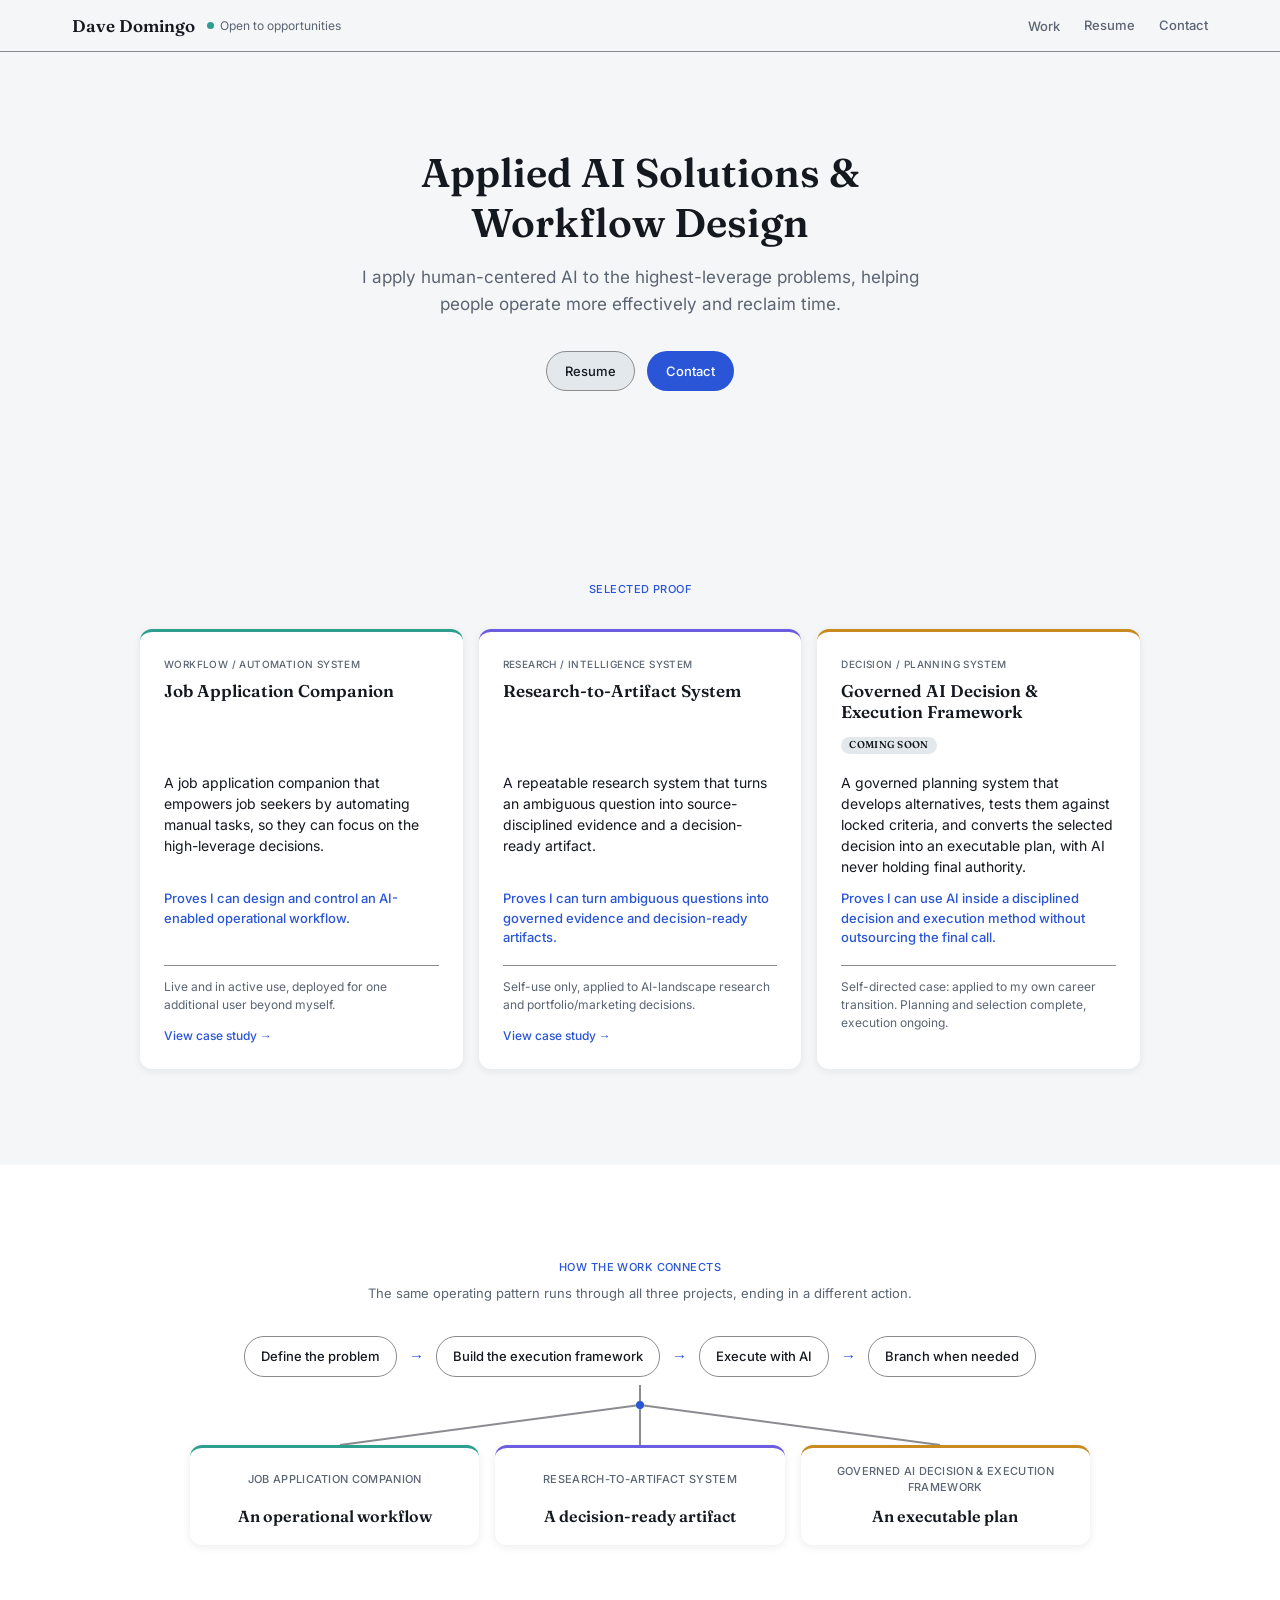
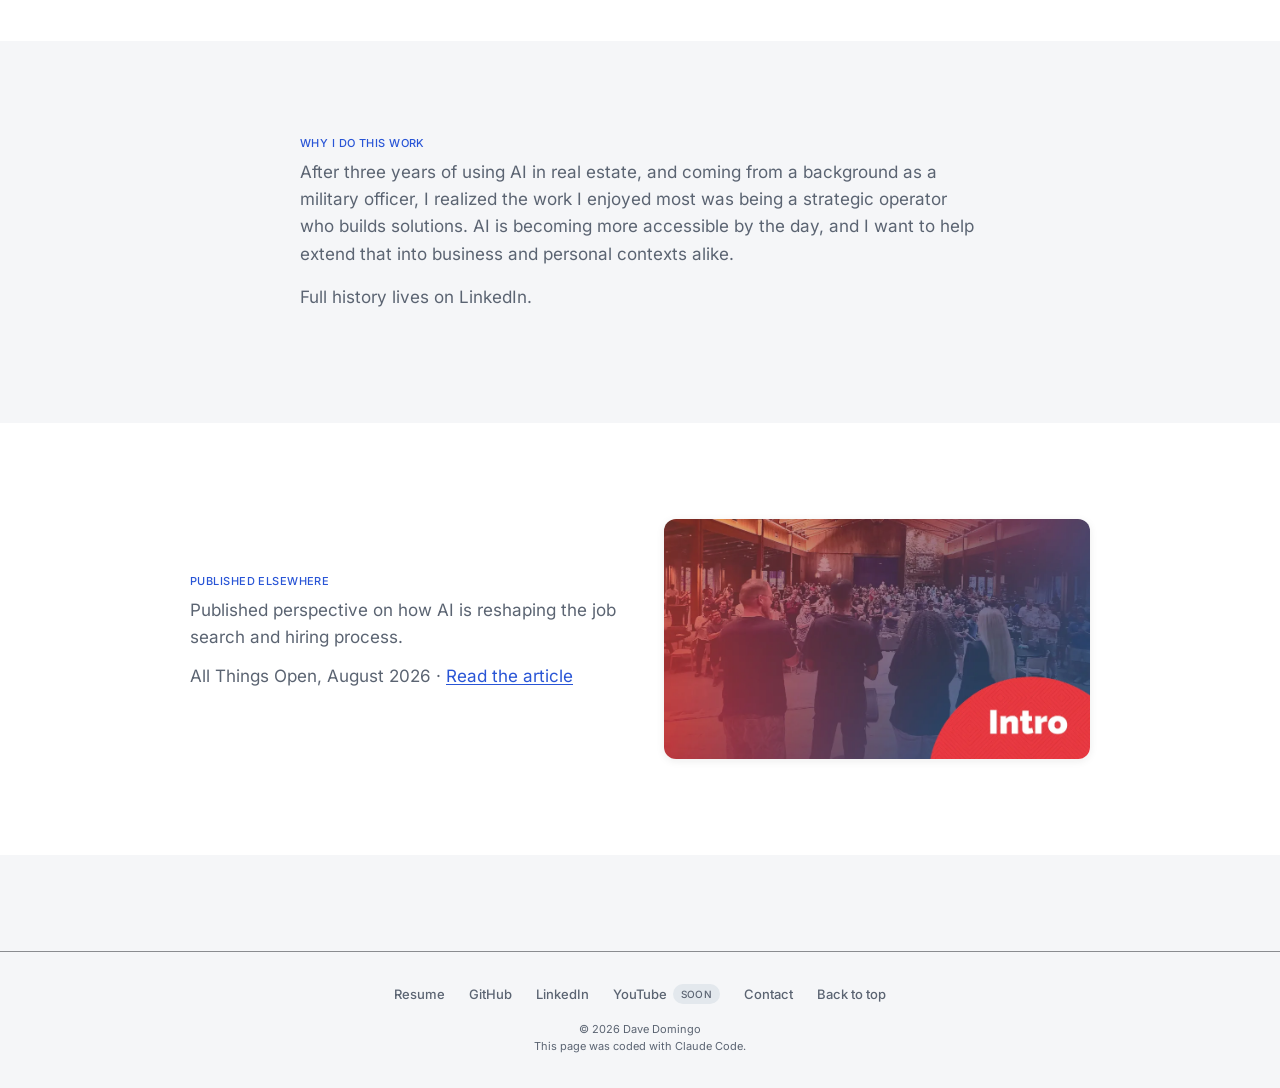
<file: index.html>
<!DOCTYPE html>
<html lang="en">
  <head>
    <meta charset="UTF-8">
    <meta name="viewport" content="width=device-width, initial-scale=1.0">
    <title>Dave Domingo</title>
    <meta name="description" content="Dave Domingo's Applied AI portfolio, featuring real systems in active use: a job application companion and a repeatable research-to-artifact framework.">
    <link rel="icon" type="image/svg+xml" href="favicon.svg">
    <link rel="stylesheet" href="css/core.css?v=5">
    <link rel="stylesheet" href="css/homepage.css?v=13">
  </head>
  <body>
    <header class="site-header" id="top">
      <div class="container site-header-inner">
        <div class="site-identity">
          <a href="index.html" class="site-name">Dave Domingo</a>
          <span class="status-pill"><span class="status-dot" aria-hidden="true"></span>Open to opportunities</span>
        </div>
        <nav class="site-nav" id="site-nav">
          <div class="nav-dropdown">
            <button class="nav-dropdown-trigger" aria-expanded="false" aria-haspopup="true" onclick="toggleWorkDropdown(this)">Work</button>
            <div class="nav-dropdown-menu" hidden>
              <a href="job-pipeline.html">Job Application Companion</a>
              <a href="research-framework.html">Research-to-Artifact System</a>
              <span class="dropdown-item-disabled">Governed AI Decision &amp; Execution Framework <span class="soon-tag">Soon</span></span>
            </div>
          </div>
          <a href="resume.html">Resume</a>
          <a href="contact.html">Contact</a>
        </nav>
        <button class="nav-toggle" aria-expanded="false" aria-controls="site-nav" aria-label="Toggle navigation" onclick="toggleMobileNav(this)">
          <span class="nav-toggle-bar"></span>
          <span class="nav-toggle-bar"></span>
          <span class="nav-toggle-bar"></span>
        </button>
      </div>
    </header>

    <main>
    <!-- Hero -->
    <section class="hero">
      <div class="container">
        <h1>Applied AI Solutions &amp; Workflow Design</h1>
        <p class="operating-promise">I apply human-centered AI to the highest-leverage problems, helping people operate more effectively and reclaim time.</p>
        <div class="btn-row">
          <a href="resume.html" class="btn-pill btn-pill-secondary">Resume</a>
          <a href="contact.html" class="btn-pill btn-pill-primary">Contact</a>
        </div>
      </div>
    </section>

    <!-- Selected Proof -->
    <section class="section" id="selected-proof">
      <div class="container">
        <div class="section-heading">
          <h2 class="eyebrow">Selected Proof</h2>
        </div>
        <div class="proof-grid">
          <a class="proof-card" href="job-pipeline.html">
            <div class="proof-tag">Workflow / Automation System</div>
            <h3>Job Application Companion</h3>
            <p class="proof-value">A job application companion that empowers job seekers by automating manual tasks, so they can focus on the high-leverage decisions.</p>
            <p class="proof-proves">Proves I can design and control an AI-enabled operational workflow.</p>
            <p class="proof-cue">Live and in active use, deployed for one additional user beyond myself.</p>
            <span class="proof-inspect">View case study &rarr;</span>
          </a>
          <a class="proof-card" href="research-framework.html">
            <div class="proof-tag">Research / Intelligence System</div>
            <h3>Research-to-Artifact System</h3>
            <p class="proof-value">A repeatable research system that turns an ambiguous question into source-disciplined evidence and a decision-ready artifact.</p>
            <p class="proof-proves">Proves I can turn ambiguous questions into governed evidence and decision-ready artifacts.</p>
            <p class="proof-cue">Self-use only, applied to AI-landscape research and portfolio/marketing decisions.</p>
            <span class="proof-inspect">View case study &rarr;</span>
          </a>
          <div class="proof-card">
            <div class="proof-tag">Decision / Planning System</div>
            <h3>Governed AI Decision &amp; Execution Framework <span class="soon-tag">Coming soon</span></h3>
            <p class="proof-value">A governed planning system that develops alternatives, tests them against locked criteria, and converts the selected decision into an executable plan, with AI never holding final authority.</p>
            <p class="proof-proves">Proves I can use AI inside a disciplined decision and execution method without outsourcing the final call.</p>
            <p class="proof-cue">Self-directed case: applied to my own career transition. Planning and selection complete, execution ongoing.</p>
          </div>
        </div>
      </div>
    </section>

    <!-- How the work connects -->
    <section class="section section-tint">
      <div class="container">
        <div class="section-heading">
          <h2 class="eyebrow">How the work connects</h2>
          <p class="connects-intro">The same operating pattern runs through all three projects, ending in a different action.</p>
        </div>
        <div class="pill-flow">
          <div class="pill-flow-step">Define the problem</div>
          <div class="pill-flow-arrow" aria-hidden="true">&rarr;</div>
          <div class="pill-flow-step">Build the execution framework</div>
          <div class="pill-flow-arrow" aria-hidden="true">&rarr;</div>
          <div class="pill-flow-step">Execute with AI</div>
          <div class="pill-flow-arrow" aria-hidden="true">&rarr;</div>
          <div class="pill-flow-step">Branch when needed</div>
        </div>
        <svg class="connects-branch-svg" viewBox="0 0 900 60" preserveAspectRatio="none" aria-hidden="true">
          <line class="connects-branch-line" x1="450" y1="0" x2="450" y2="20"></line>
          <line class="connects-branch-line" x1="450" y1="20" x2="150" y2="60"></line>
          <line class="connects-branch-line" x1="450" y1="20" x2="450" y2="60"></line>
          <line class="connects-branch-line" x1="450" y1="20" x2="750" y2="60"></line>
          <circle class="connects-branch-dot" cx="450" cy="20" r="4"></circle>
        </svg>
        <div class="connects-branch-arrow" aria-hidden="true">&darr;</div>
        <div class="connects-actions">
          <div class="connects-action c1">
            <div class="connects-action-project">Job Application Companion</div>
            <div class="connects-action-value">An operational workflow</div>
          </div>
          <div class="connects-action c2">
            <div class="connects-action-project">Research-to-Artifact System</div>
            <div class="connects-action-value">A decision-ready artifact</div>
          </div>
          <div class="connects-action c3">
            <div class="connects-action-project">Governed AI Decision &amp; Execution Framework</div>
            <div class="connects-action-value">An executable plan</div>
          </div>
        </div>
      </div>
    </section>

    <!-- Background Bridge -->
    <section class="section">
      <div class="container">
        <div class="prose-block">
          <h2 class="eyebrow">Why I Do This Work</h2>
          <p>After three years of using AI in real estate, and coming from a background as a military officer, I realized the work I enjoyed most was being a strategic operator who builds solutions. AI is becoming more accessible by the day, and I want to help extend that into business and personal contexts alike.</p>
          <p class="bridge-note">Full history lives on LinkedIn.</p>
        </div>
      </div>
    </section>

    <!-- Published Elsewhere -->
    <section class="section section-tint">
      <div class="container">
        <div class="evidence-row">
          <div class="evidence-col">
            <h2 class="eyebrow">Published Elsewhere</h2>
            <p>Published perspective on how AI is reshaping the job search and hiring process.</p>
            <p class="evidence-citation">All Things Open, August 2026 &middot; <a href="https://allthingsopen.org/articles/state-of-tech-ai-jobs-three-questions" target="_blank" rel="noopener">Read the article</a></p>
          </div>
          <div class="evidence-image">
            <a href="https://allthingsopen.org/articles/state-of-tech-ai-jobs-three-questions" target="_blank" rel="noopener">
              <picture>
                <source srcset="img/ato-state-of-tech-ai-jobs-cover.webp" type="image/webp">
                <img src="img/ato-state-of-tech-ai-jobs-cover.jpg" alt="Cover image for &quot;The State of Tech and AI Jobs: Three questions worth asking,&quot; published by All Things Open" loading="lazy" decoding="async" width="1000" height="563">
              </picture>
            </a>
          </div>
        </div>
      </div>
    </section>
    </main>

    <footer class="site-footer">
      <div class="container site-footer-inner">
        <div class="footer-links">
          <a href="resume.html">Resume</a>
          <a href="https://github.com/Dave-Domingo" target="_blank" rel="noopener">GitHub</a>
          <a href="https://www.linkedin.com/in/davedomingoai" target="_blank" rel="noopener">LinkedIn</a>
          <span class="footer-link-disabled">YouTube <span class="soon-tag">Soon</span></span>
          <a href="contact.html">Contact</a>
          <a href="#top" onclick="event.preventDefault(); window.scrollTo({top: 0, behavior: 'smooth'});">Back to top</a>
        </div>
        <div class="footer-meta">
          <p>&copy; 2026 Dave Domingo</p>
          <p>This page was coded with Claude Code.</p>
        </div>
      </div>
    </footer>

    <script src="js/nav.js?v=1"></script>
  </body>
</html>
</file>
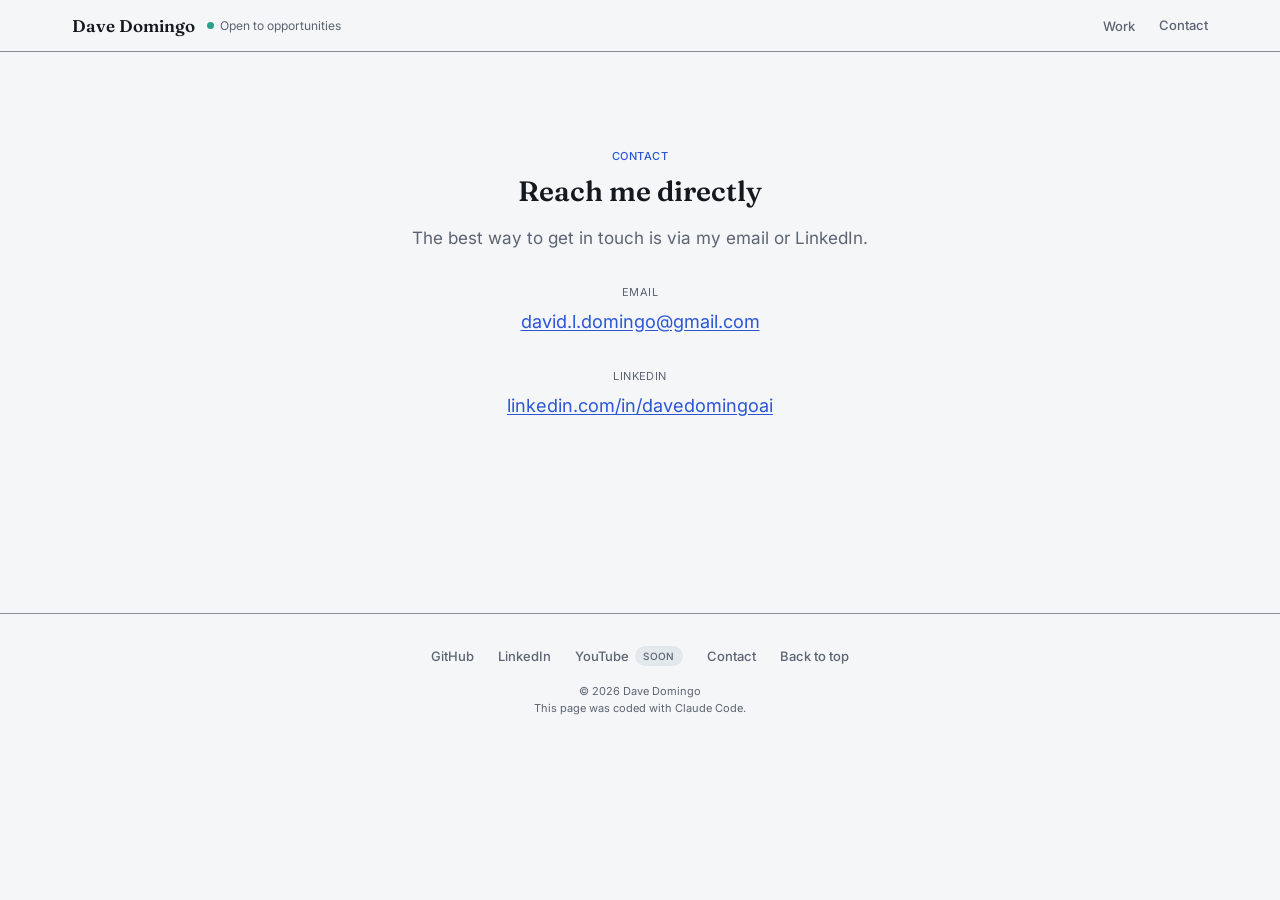
<file: contact.html>
<!DOCTYPE html>
<html lang="en">
  <head>
    <meta charset="UTF-8">
    <meta name="viewport" content="width=device-width, initial-scale=1.0">
    <title>Contact | Dave Domingo</title>
    <meta name="description" content="Contact Dave Domingo by email or LinkedIn.">
    <link rel="icon" type="image/svg+xml" href="favicon.svg">
    <link rel="stylesheet" href="css/core.css?v=1">
  </head>
  <body>

    <header class="site-header" id="top">
      <div class="container site-header-inner">
        <div class="site-identity">
          <a href="index.html" class="site-name">Dave Domingo</a>
          <span class="status-pill"><span class="status-dot" aria-hidden="true"></span>Open to opportunities</span>
        </div>
        <nav class="site-nav">
          <div class="nav-dropdown">
            <button class="nav-dropdown-trigger" aria-expanded="false" aria-haspopup="true" onclick="toggleWorkDropdown(this)">Work</button>
            <div class="nav-dropdown-menu" hidden>
              <a href="job-pipeline.html">Job Application Companion</a>
              <a href="research-framework.html">Research-to-Artifact System</a>
              <span class="dropdown-item-disabled">Governed AI Decision &amp; Execution Framework <span class="soon-tag">Soon</span></span>
            </div>
          </div>
          <a href="contact.html">Contact</a>
        </nav>
      </div>
    </header>

    <main>
    <section class="section">
      <div class="container" style="text-align:center; max-width: 560px; margin: 0 auto;">
        <div class="eyebrow">Contact</div>
        <h1 style="font-size: var(--text-h2);">Reach me directly</h1>
        <p>The best way to get in touch is via my email or LinkedIn.</p>
        <div style="margin-top: var(--space-6); display:flex; flex-direction:column; gap: var(--space-6);">
          <div>
            <div style="font-family: var(--font-sans); font-size:11px; text-transform:uppercase; letter-spacing:0.04em; color:var(--text-secondary); margin-bottom:6px;">Email</div>
            <a href="mailto:david.l.domingo@gmail.com" style="font-size:18px;">david.l.domingo@gmail.com</a>
          </div>
          <div>
            <div style="font-family: var(--font-sans); font-size:11px; text-transform:uppercase; letter-spacing:0.04em; color:var(--text-secondary); margin-bottom:6px;">LinkedIn</div>
            <a href="https://www.linkedin.com/in/davedomingoai" target="_blank" rel="noopener" style="font-size:18px;">linkedin.com/in/davedomingoai</a>
          </div>
        </div>
      </div>
    </section>
    </main>

    <footer class="site-footer">
      <div class="container site-footer-inner">
        <div class="footer-links">
          <a href="https://github.com/Dave-Domingo" target="_blank" rel="noopener">GitHub</a>
          <a href="https://www.linkedin.com/in/davedomingoai" target="_blank" rel="noopener">LinkedIn</a>
          <span class="footer-link-disabled">YouTube <span class="soon-tag">Soon</span></span>
          <a href="contact.html">Contact</a>
          <a href="#top" onclick="event.preventDefault(); window.scrollTo({top: 0, behavior: 'smooth'});">Back to top</a>
        </div>
        <div class="footer-meta">
          <p>&copy; 2026 Dave Domingo</p>
          <p>This page was coded with Claude Code.</p>
        </div>
      </div>
    </footer>

    <script>
      function toggleWorkDropdown(btn) {
        var menu = btn.nextElementSibling;
        var isOpen = !menu.hidden;
        closeAllDropdowns();
        if (!isOpen) {
          menu.hidden = false;
          btn.setAttribute('aria-expanded', 'true');
        }
      }

      function closeAllDropdowns() {
        document.querySelectorAll('.nav-dropdown-menu').forEach(function(menu) {
          menu.hidden = true;
          menu.previousElementSibling.setAttribute('aria-expanded', 'false');
        });
      }

      document.addEventListener('click', function(e) {
        if (!e.target.closest('.nav-dropdown')) closeAllDropdowns();
      });

      document.addEventListener('keydown', function(e) {
        if (e.key === 'Escape') closeAllDropdowns();
      });
    </script>
  </body>
</html>
</file>
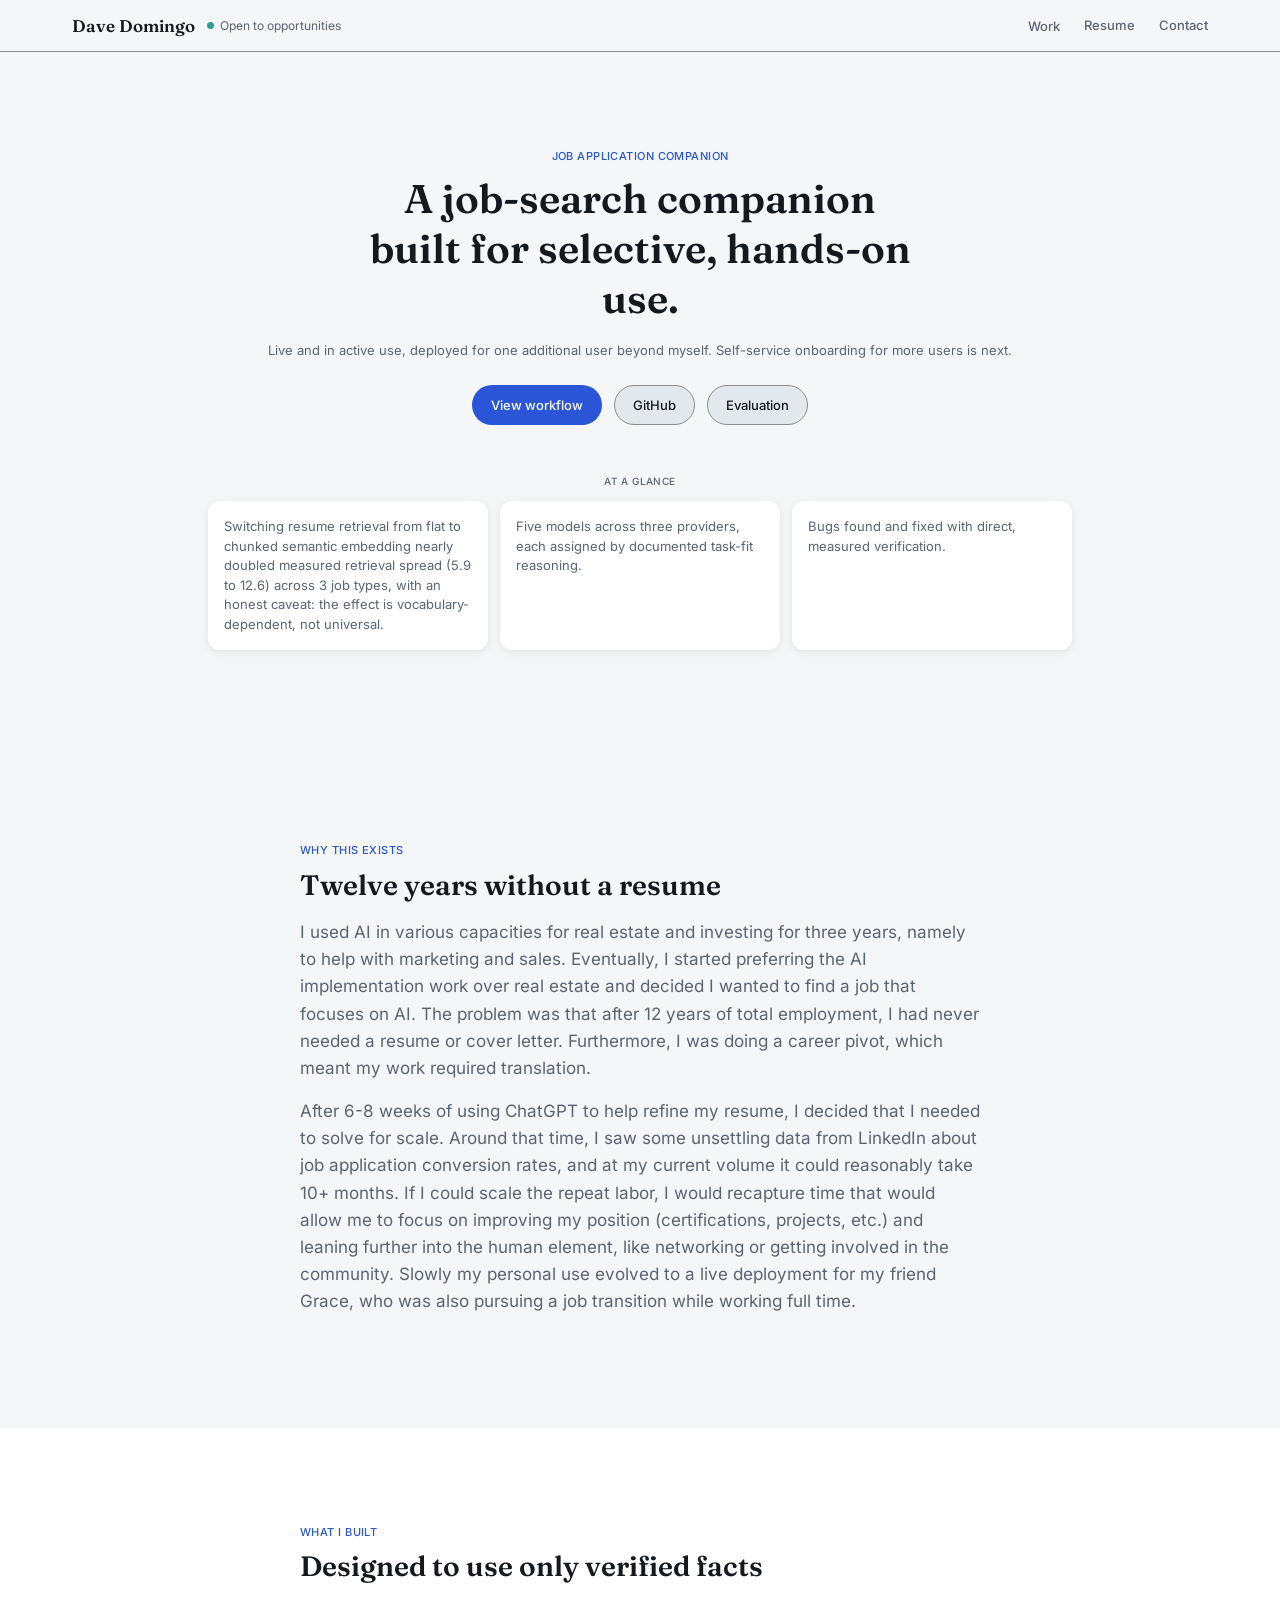
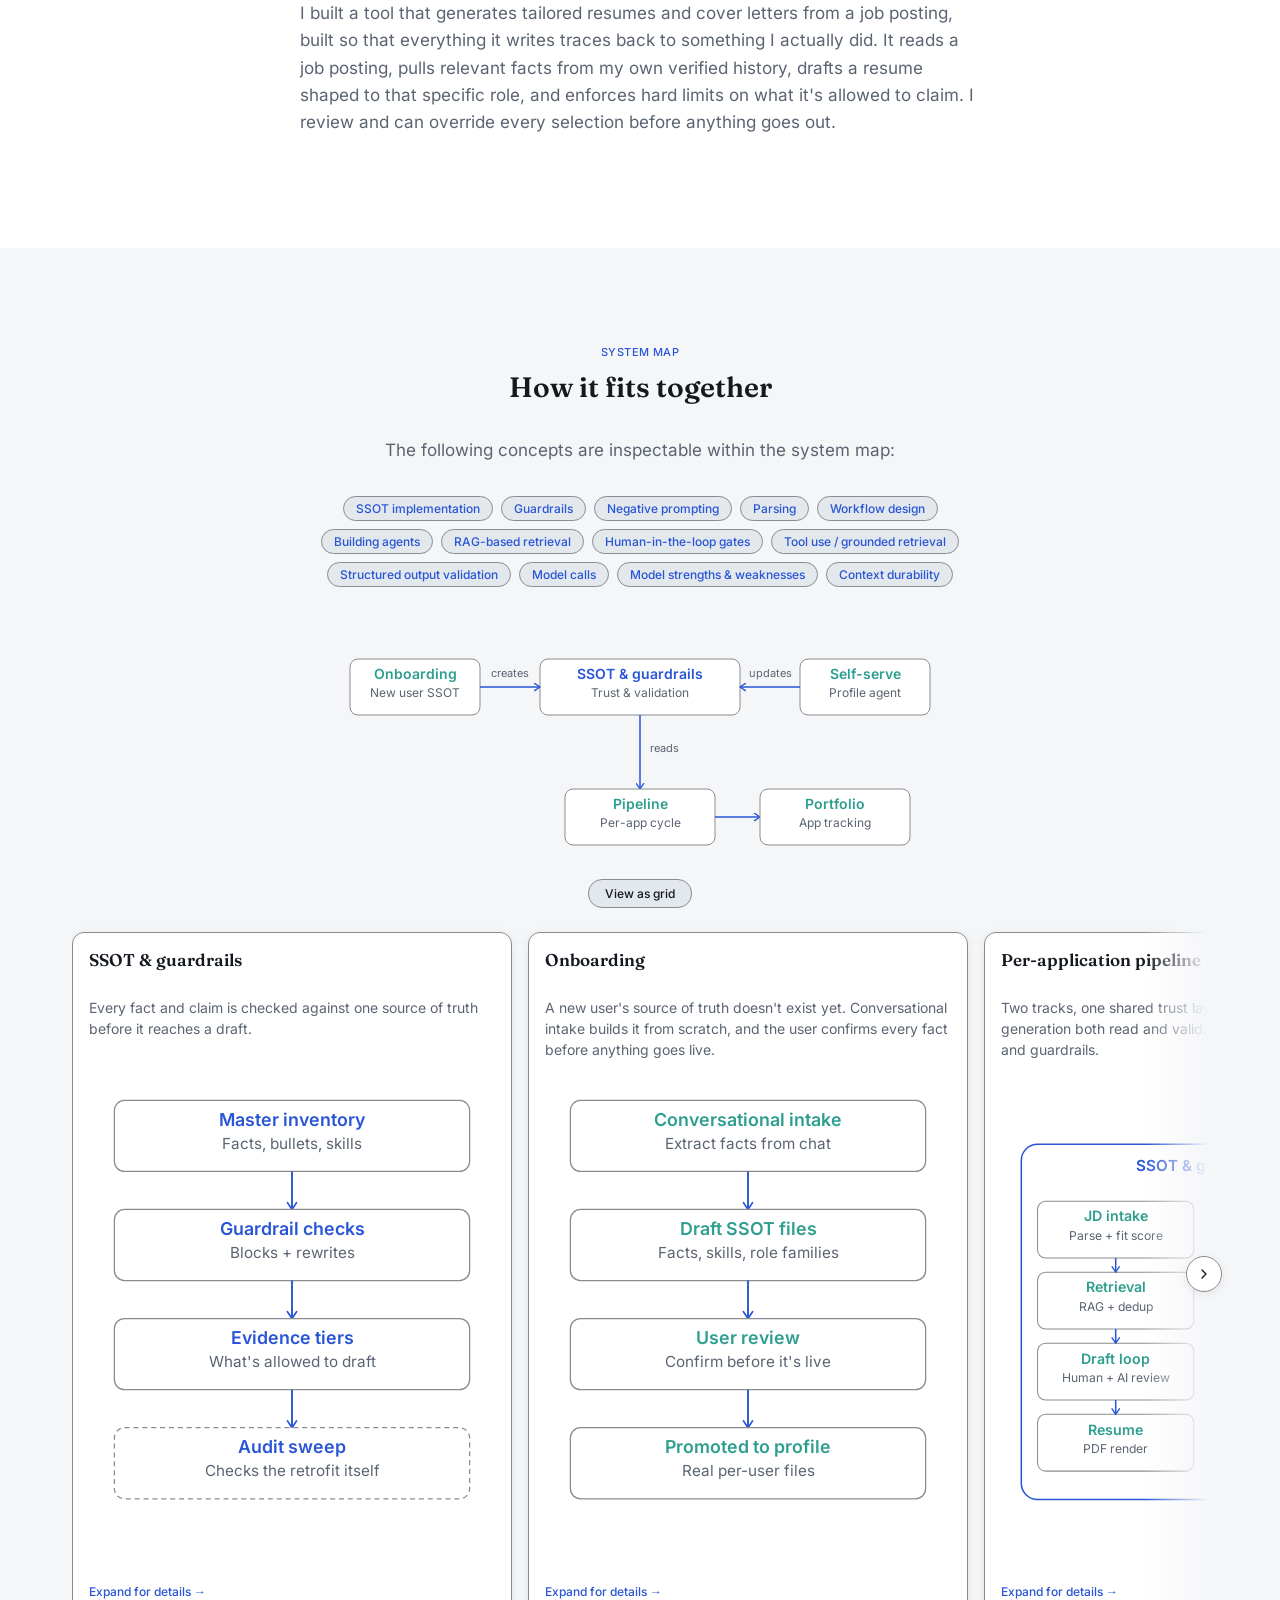
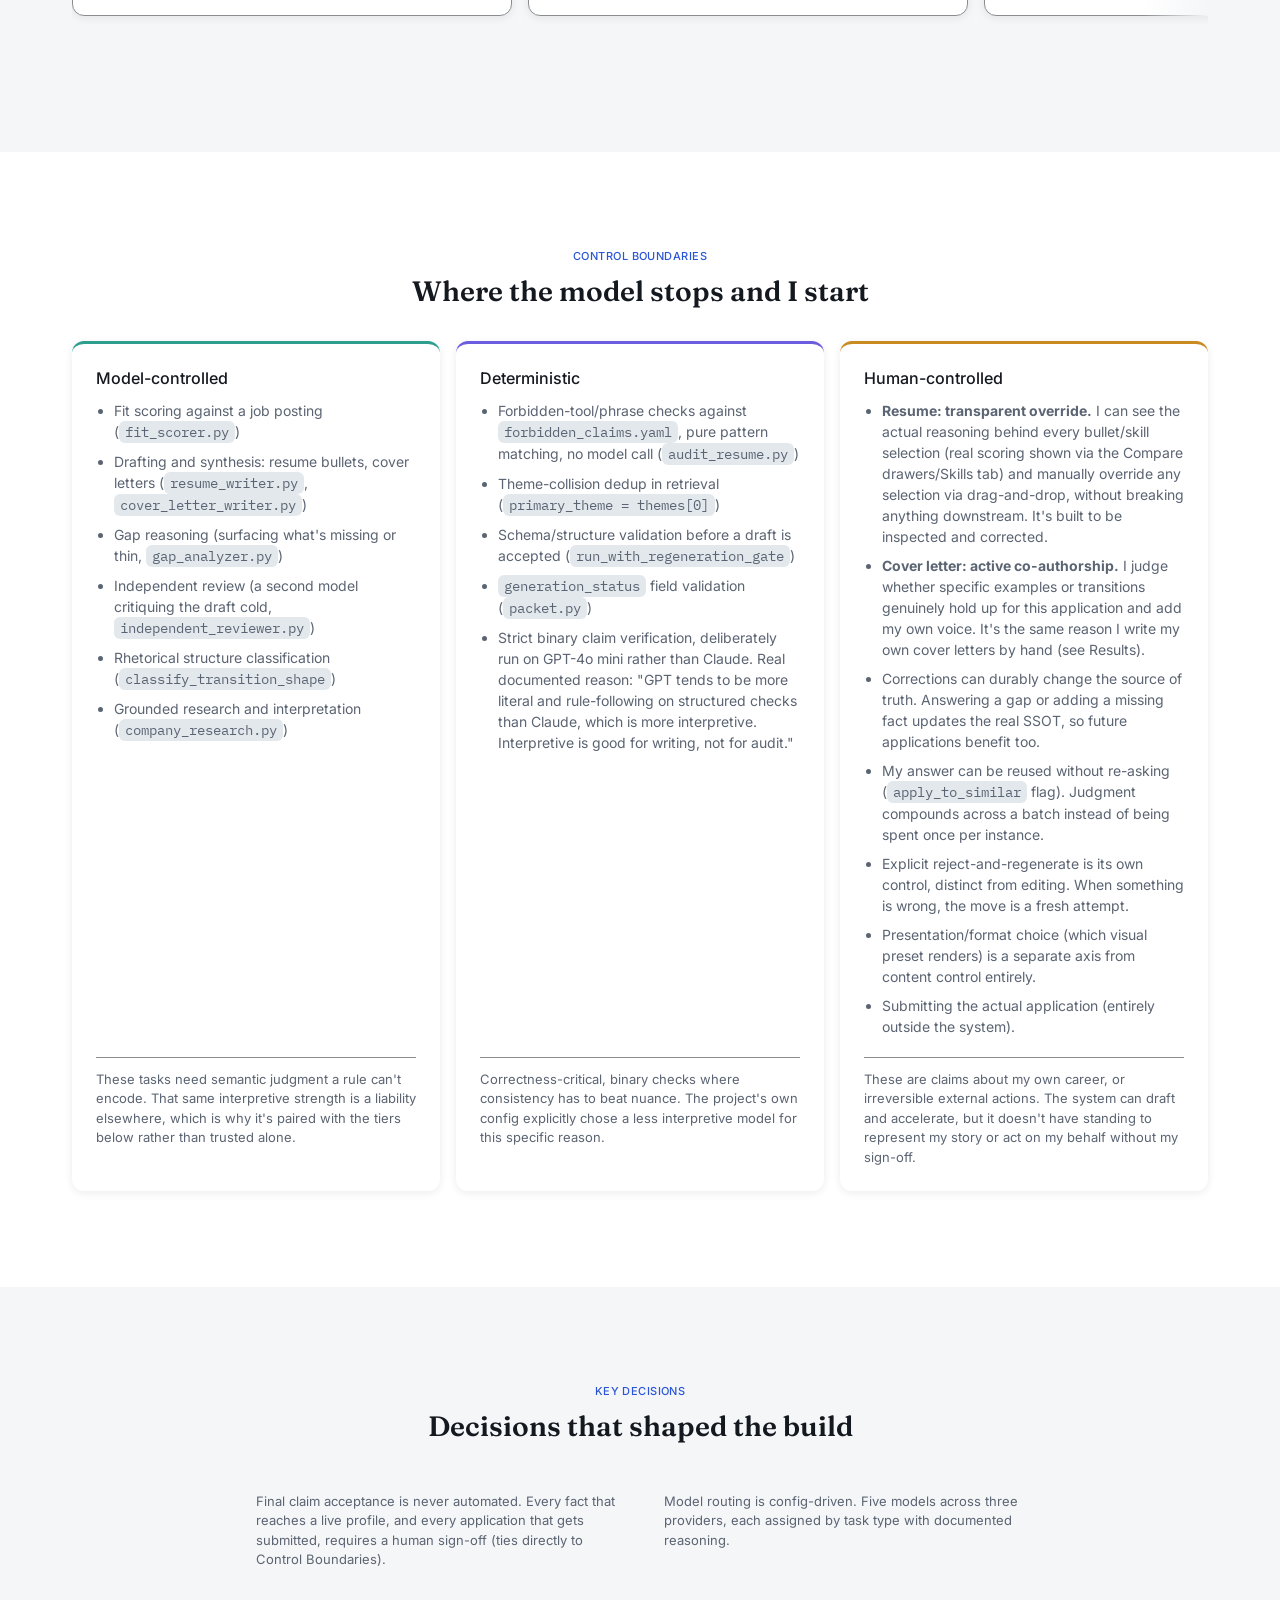
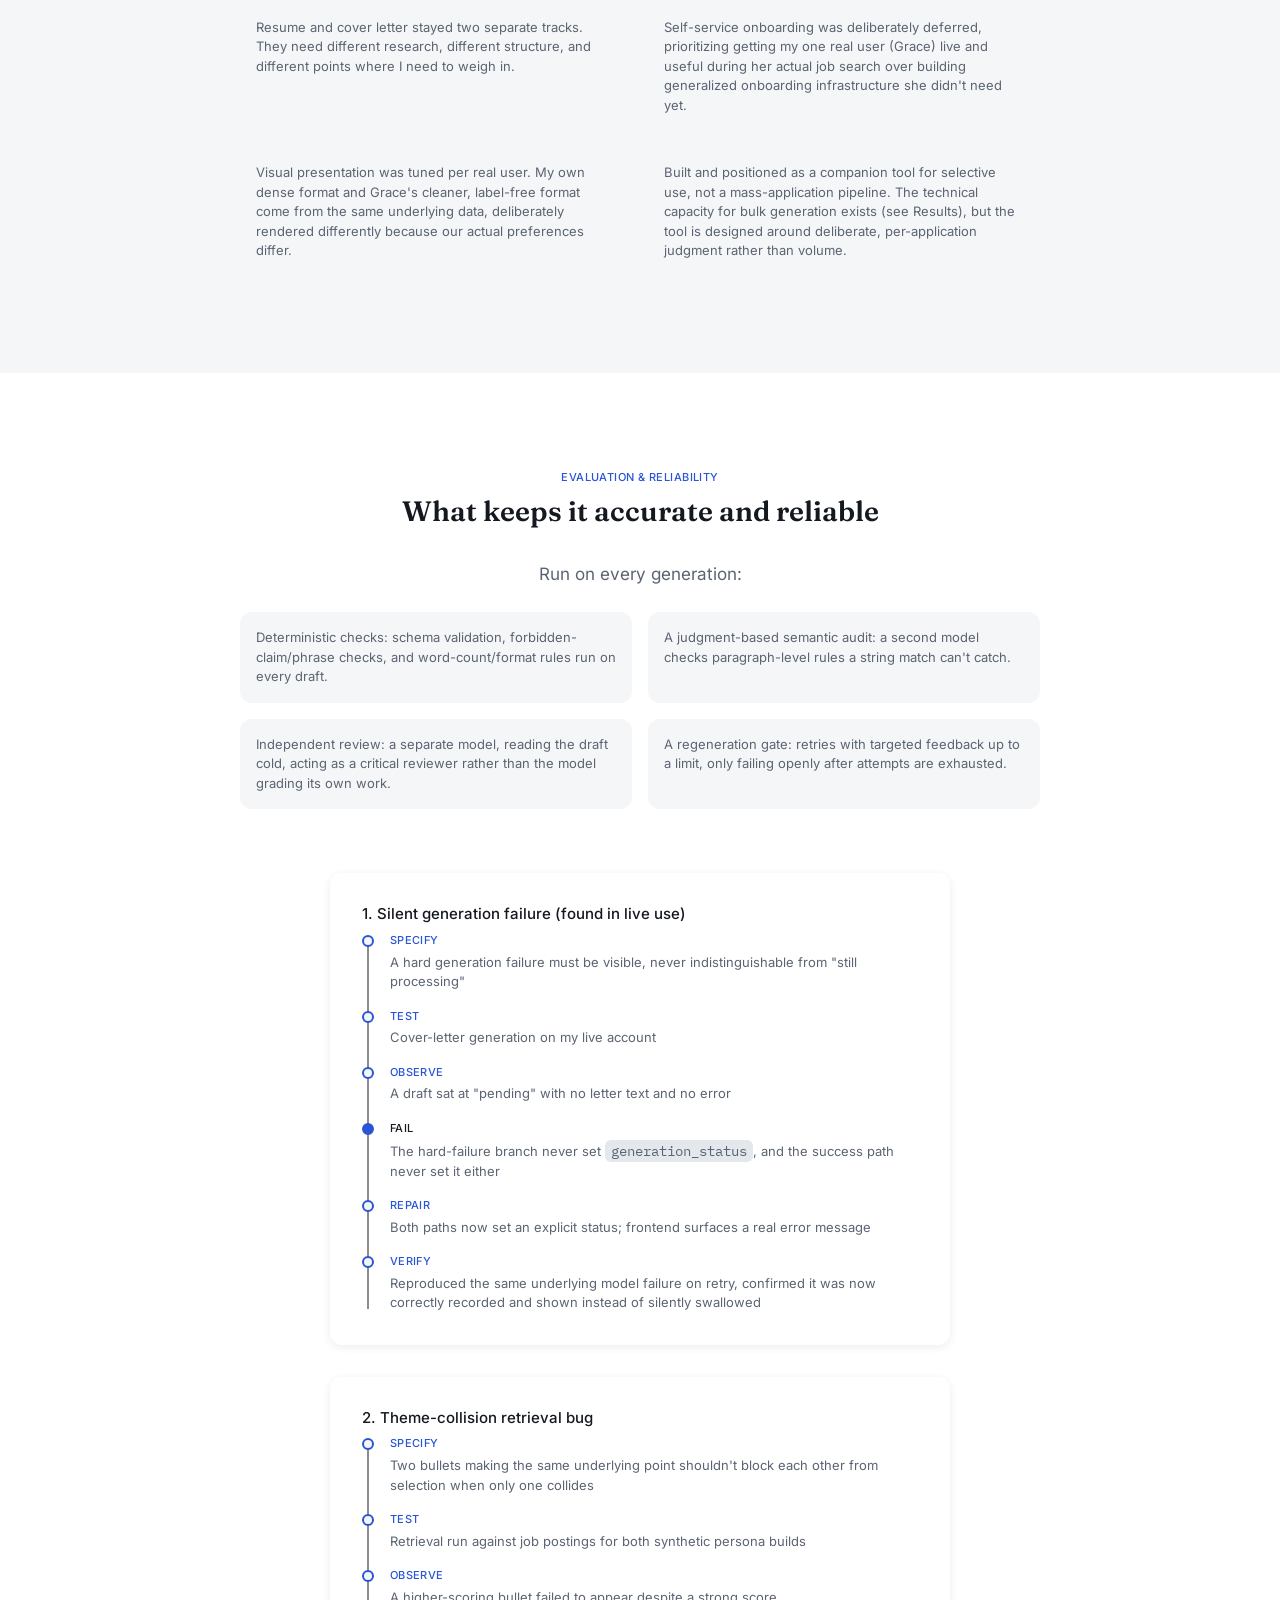
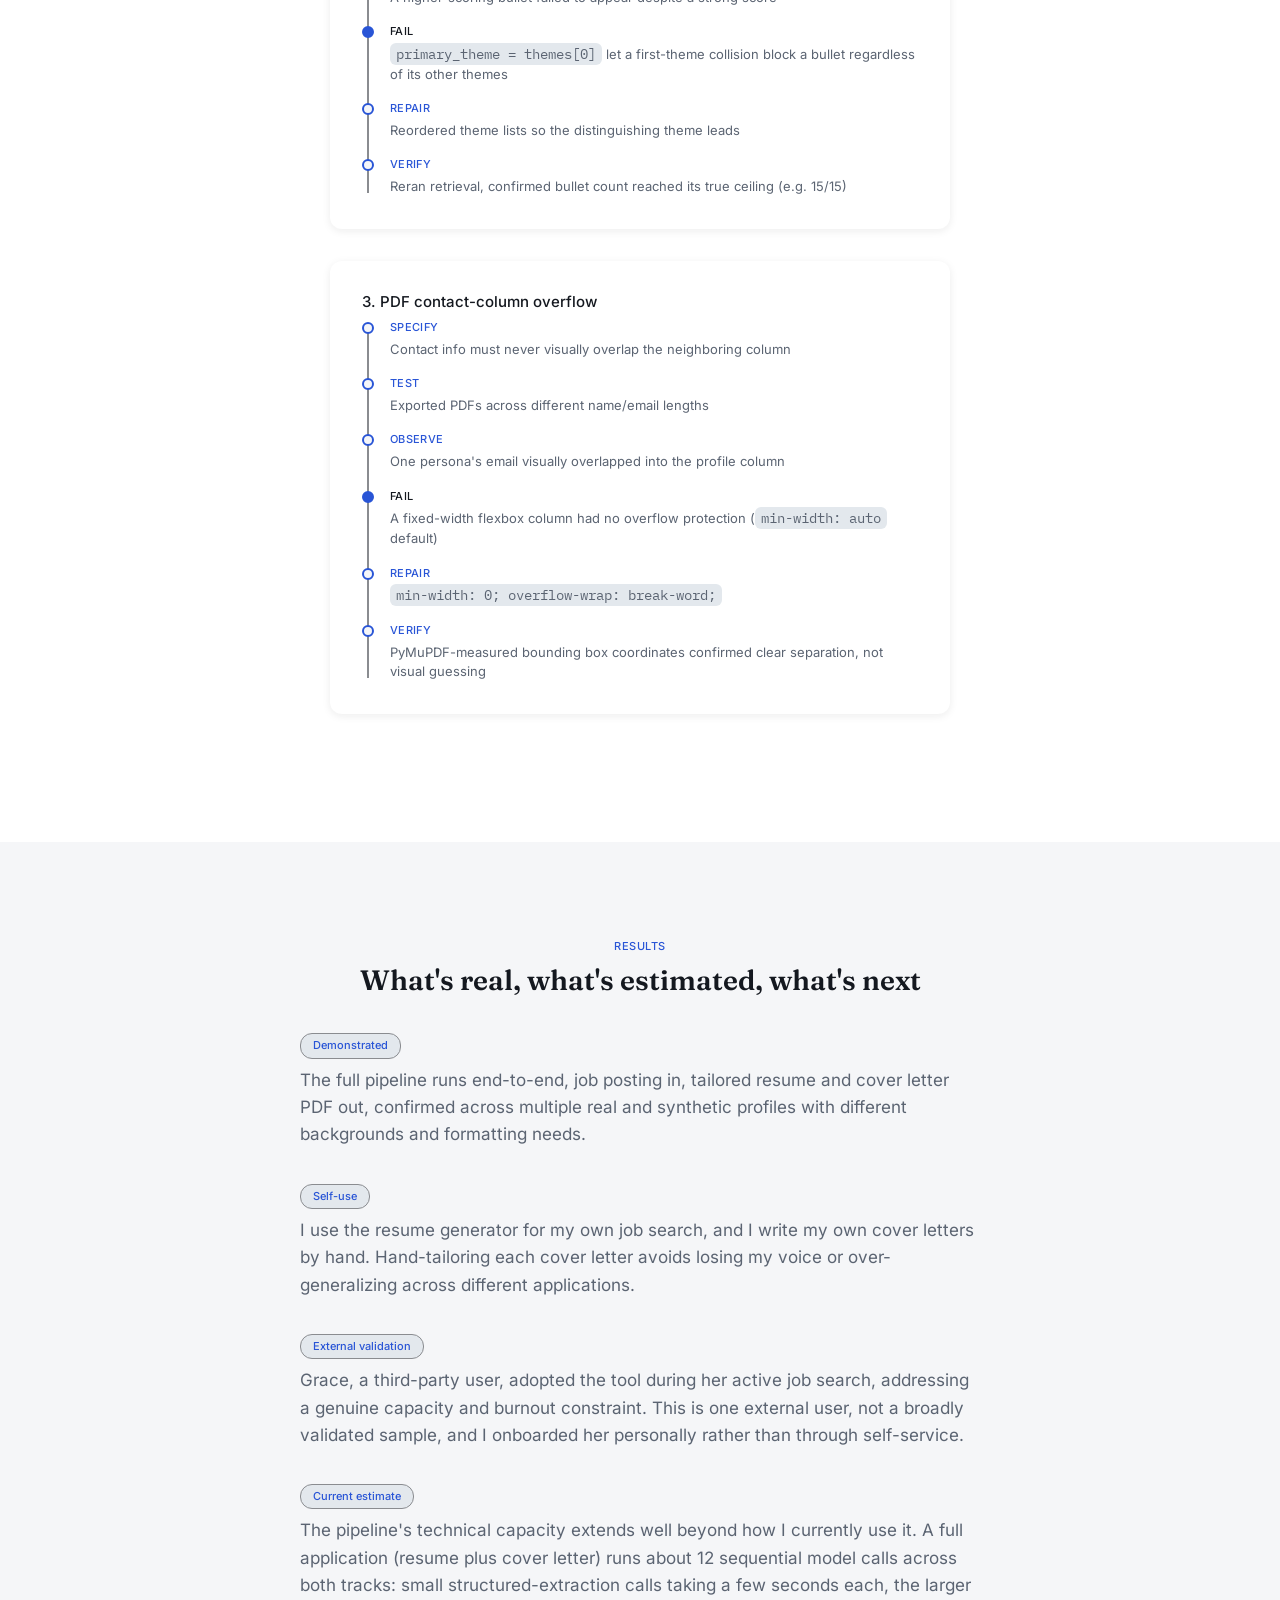
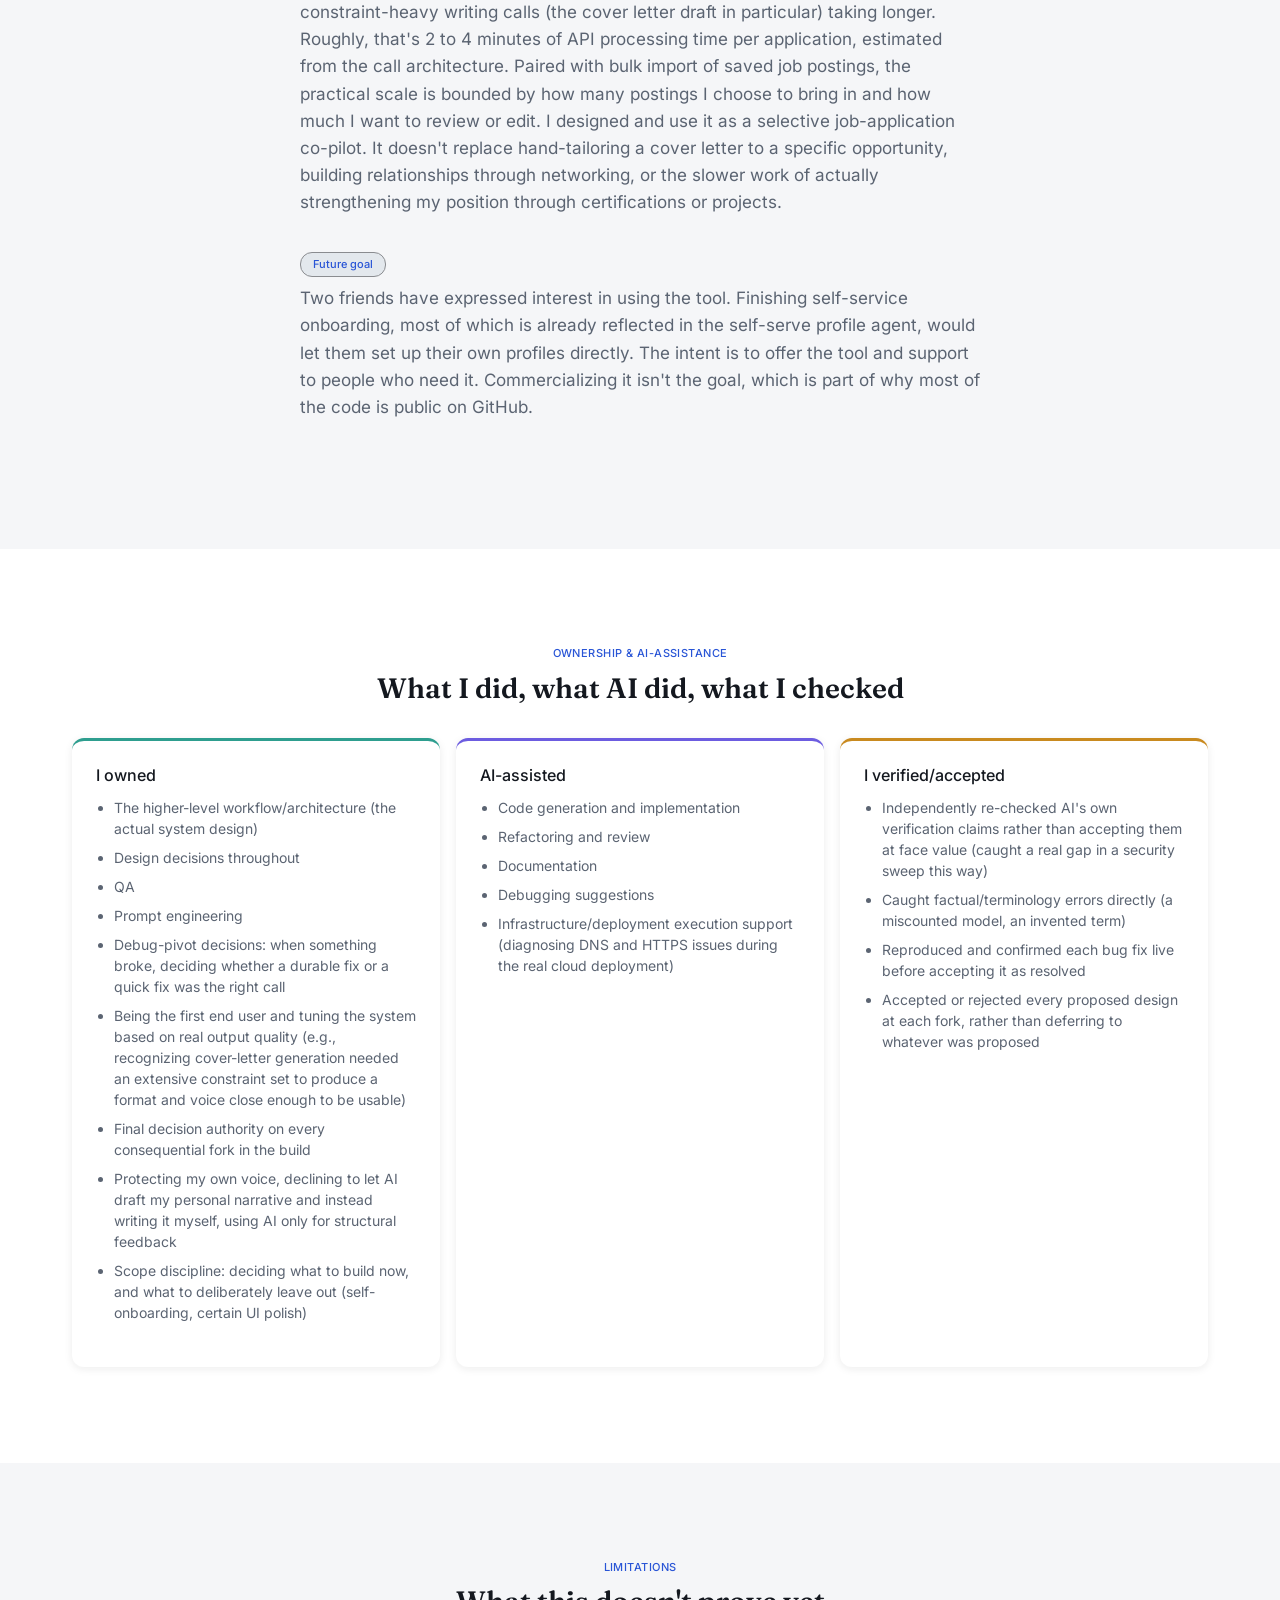
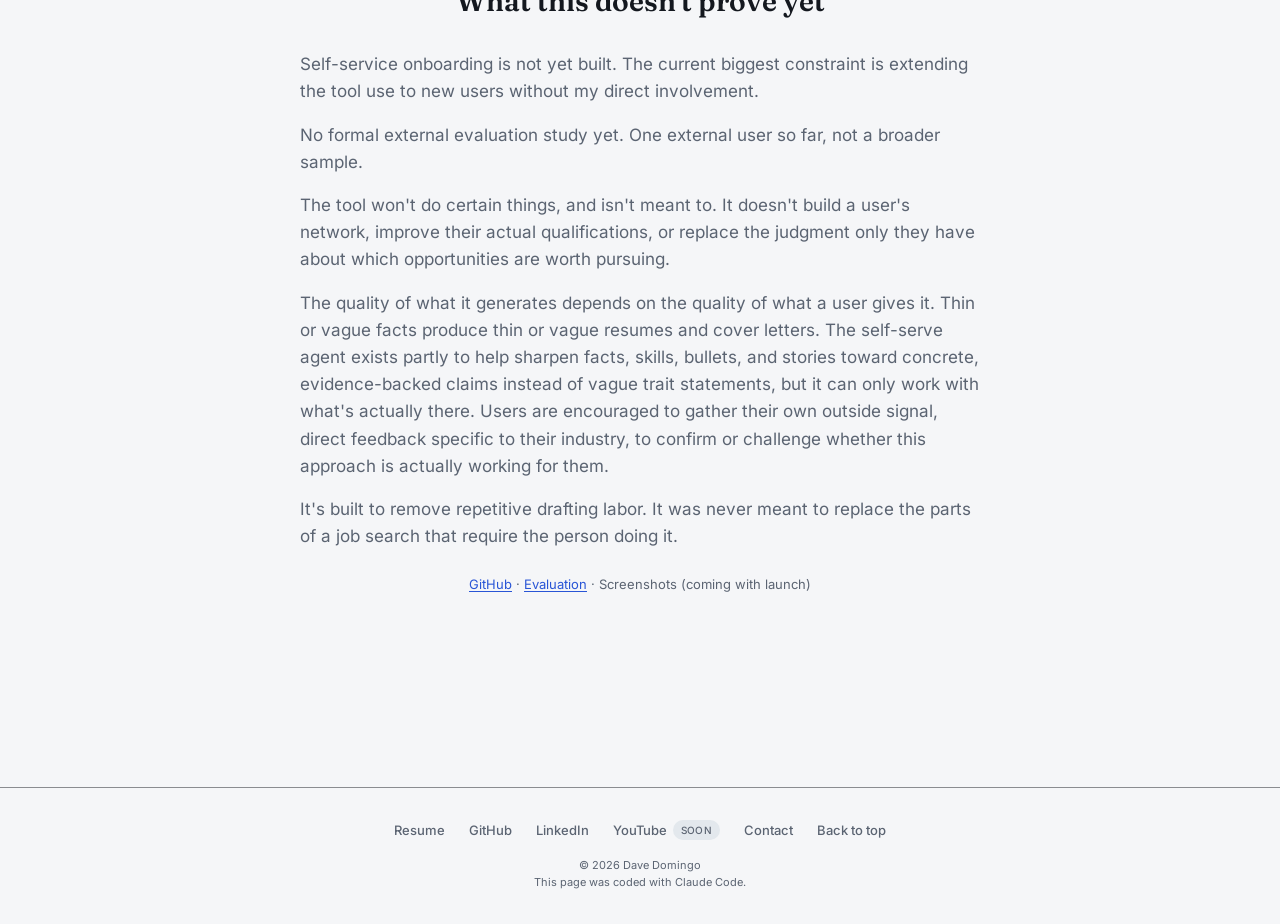
<file: job-pipeline.html>
<!DOCTYPE html>
<html lang="en">
  <head>
    <meta charset="UTF-8">
    <meta name="viewport" content="width=device-width, initial-scale=1.0">
    <title>Job Application Companion | Dave Domingo</title>
    <meta name="description" content="How an AI job application companion actually works. Automated resume and cover letter generation with human-in-the-loop review, live and in active use.">
    <link rel="icon" type="image/svg+xml" href="favicon.svg">
    <link rel="stylesheet" href="css/core.css?v=5">
    <link rel="stylesheet" href="css/job-pipeline.css?v=5">
  </head>
  <body>

    <header class="site-header" id="top">
      <div class="container site-header-inner">
        <div class="site-identity">
          <a href="index.html" class="site-name">Dave Domingo</a>
          <span class="status-pill"><span class="status-dot" aria-hidden="true"></span>Open to opportunities</span>
        </div>
        <nav class="site-nav" id="site-nav">
          <div class="nav-dropdown">
            <button class="nav-dropdown-trigger" aria-expanded="false" aria-haspopup="true" onclick="toggleWorkDropdown(this)">Work</button>
            <div class="nav-dropdown-menu" hidden>
              <a href="job-pipeline.html">Job Application Companion</a>
              <a href="research-framework.html">Research-to-Artifact System</a>
              <span class="dropdown-item-disabled">Governed AI Decision &amp; Execution Framework <span class="soon-tag">Soon</span></span>
            </div>
          </div>
          <a href="resume.html">Resume</a>
          <a href="contact.html">Contact</a>
        </nav>
        <button class="nav-toggle" aria-expanded="false" aria-controls="site-nav" aria-label="Toggle navigation" onclick="toggleMobileNav(this)">
          <span class="nav-toggle-bar"></span>
          <span class="nav-toggle-bar"></span>
          <span class="nav-toggle-bar"></span>
        </button>
      </div>
    </header>

    <main>
    <!-- A. Executive snapshot -->
    <section class="section hero">
      <div class="container">
        <div class="eyebrow">Job application companion</div>
        <h1>A job-search companion built for selective, hands-on use.</h1>
        <div class="status-line">Live and in active use, deployed for one additional user beyond myself. Self-service onboarding for more users is next.</div>
        <div class="btn-row">
          <a href="#system-map" class="btn-pill btn-pill-primary">View workflow</a>
          <a href="https://github.com/Dave-Domingo/job-application-pipeline" target="_blank" rel="noopener" class="btn-pill btn-pill-secondary">GitHub</a>
          <a href="#evaluation" class="btn-pill btn-pill-secondary">Evaluation</a>
        </div>
        <div class="at-a-glance-label">At a glance</div>
        <div class="glance-row">
          <div class="glance-card"><p>Switching resume retrieval from flat to chunked semantic embedding nearly doubled measured retrieval spread (5.9 to 12.6) across 3 job types, with an honest caveat: the effect is vocabulary-dependent, not universal.</p></div>
          <div class="glance-card"><p>Five models across three providers, each assigned by documented task-fit reasoning.</p></div>
          <div class="glance-card"><p>Bugs found and fixed with direct, measured verification.</p></div>
        </div>
      </div>
    </section>

    <!-- B. Problem / prior workflow -->
    <section class="section">
      <div class="container">
        <div class="prose-block">
          <div class="eyebrow">Why this exists</div>
          <h2>Twelve years without a resume</h2>
          <p>I used AI in various capacities for real estate and investing for three years, namely to help with marketing and sales. Eventually, I started preferring the AI implementation work over real estate and decided I wanted to find a job that focuses on AI. The problem was that after 12 years of total employment, I had never needed a resume or cover letter. Furthermore, I was doing a career pivot, which meant my work required translation.</p>
          <p>After 6-8 weeks of using ChatGPT to help refine my resume, I decided that I needed to solve for scale. Around that time, I saw some unsettling data from LinkedIn about job application conversion rates, and at my current volume it could reasonably take 10+ months. If I could scale the repeat labor, I would recapture time that would allow me to focus on improving my position (certifications, projects, etc.) and leaning further into the human element, like networking or getting involved in the community. Slowly my personal use evolved to a live deployment for my friend Grace, who was also pursuing a job transition while working full time.</p>
        </div>
      </div>
    </section>

    <!-- C. What I built -->
    <section class="section section-tint">
      <div class="container">
        <div class="prose-block">
          <div class="eyebrow">What I built</div>
          <h2>Designed to use only verified facts</h2>
          <p>I built a tool that generates tailored resumes and cover letters from a job posting, built so that everything it writes traces back to something I actually did. It reads a job posting, pulls relevant facts from my own verified history, drafts a resume shaped to that specific role, and enforces hard limits on what it's allowed to claim. I review and can override every selection before anything goes out.</p>
        </div>
      </div>
    </section>

    <!-- D. System map -->
    <section class="section" id="system-map">
      <div class="container">
        <div class="section-heading">
          <div class="eyebrow">System map</div>
          <h2>How it fits together</h2>
        </div>
        <div class="prose-block" style="text-align:center; margin-bottom: var(--space-6);">
          <p>The following concepts are inspectable within the system map:</p>
        </div>
        <div class="term-list">
          <button class="term-pill" onclick="openCardTerm('ov-ssot')">SSOT implementation</button>
          <button class="term-pill" onclick="openCardTerm('ov-ssot')">Guardrails</button>
          <button class="term-pill" onclick="openCardTerm('ov-ssot')">Negative prompting</button>
          <button class="term-pill" onclick="openCardTerm('ov-pipeline')">Parsing</button>
          <button class="term-pill" onclick="openCardTerm('ov-pipeline')">Workflow design</button>
          <button class="term-pill" onclick="openCardTerm('ov-agent')">Building agents</button>
          <button class="term-pill" onclick="openCardTerm('ov-rag')">RAG-based retrieval</button>
          <button class="term-pill" onclick="openCardTerm('ov-hitl')">Human-in-the-loop gates</button>
          <button class="term-pill" onclick="openCardTerm('ov-research')">Tool use / grounded retrieval</button>
          <button class="term-pill" onclick="openCardTerm('ov-validation')">Structured output validation</button>
          <button class="term-pill" onclick="openCardTerm('ov-multimodel')">Model calls</button>
          <button class="term-pill" onclick="openCardTerm('ov-multimodel')">Model strengths &amp; weaknesses</button>
          <button class="term-pill" onclick="openCardTerm('ov-context')">Context durability</button>
        </div>
        <svg width="100%" viewBox="0 0 680 260" role="img" style="max-width:680px; display:block; margin:0 auto;">
          <title>Job Pipeline top-level architecture and data flow</title>
          <desc>Onboarding creates the SSOT record; the self-serve profile agent updates it ongoing; the per-application pipeline reads through it for every application; completed applications flow into portfolio tracking.</desc>
          <defs><marker id="arrH" viewBox="0 0 10 10" refX="8" refY="5" markerWidth="6" markerHeight="6" orient="auto-start-reverse"><path d="M2 1L8 5L2 9" fill="none" stroke="var(--accent)" stroke-width="1.5" stroke-linecap="round" stroke-linejoin="round"/></marker></defs>
          <rect x="50" y="40" width="130" height="56" rx="8" fill="var(--surface)" stroke="var(--border)"/>
          <text x="115" y="60" text-anchor="middle" font-family="Inter,sans-serif" font-size="14" font-weight="600" fill="var(--cat-resume)">Onboarding</text>
          <text x="115" y="78" text-anchor="middle" font-family="Inter,sans-serif" font-size="12" fill="var(--text-secondary)">New user SSOT</text>
          <rect x="240" y="40" width="200" height="56" rx="8" fill="var(--surface)" stroke="var(--border)"/>
          <text x="340" y="60" text-anchor="middle" font-family="Inter,sans-serif" font-size="14" font-weight="600" fill="var(--cat-foundation)">SSOT &amp; guardrails</text>
          <text x="340" y="78" text-anchor="middle" font-family="Inter,sans-serif" font-size="12" fill="var(--text-secondary)">Trust &amp; validation</text>
          <rect x="500" y="40" width="130" height="56" rx="8" fill="var(--surface)" stroke="var(--border)"/>
          <text x="565" y="60" text-anchor="middle" font-family="Inter,sans-serif" font-size="14" font-weight="600" fill="var(--cat-resume)">Self-serve</text>
          <text x="565" y="78" text-anchor="middle" font-family="Inter,sans-serif" font-size="12" fill="var(--text-secondary)">Profile agent</text>
          <line x1="180" y1="68" x2="240" y2="68" stroke="var(--accent)" stroke-width="1.5" marker-end="url(#arrH)"/>
          <text x="210" y="58" text-anchor="middle" font-family="Inter,sans-serif" font-size="11" fill="var(--text-secondary)">creates</text>
          <line x1="500" y1="68" x2="440" y2="68" stroke="var(--accent)" stroke-width="1.5" marker-end="url(#arrH)"/>
          <text x="470" y="58" text-anchor="middle" font-family="Inter,sans-serif" font-size="11" fill="var(--text-secondary)">updates</text>
          <line x1="340" y1="96" x2="340" y2="170" stroke="var(--accent)" stroke-width="1.5" marker-end="url(#arrH)"/>
          <text x="350" y="133" font-family="Inter,sans-serif" font-size="11" fill="var(--text-secondary)">reads</text>
          <rect x="265" y="170" width="150" height="56" rx="8" fill="var(--surface)" stroke="var(--border)"/>
          <text x="340" y="190" text-anchor="middle" font-family="Inter,sans-serif" font-size="14" font-weight="600" fill="var(--cat-resume)">Pipeline</text>
          <text x="340" y="208" text-anchor="middle" font-family="Inter,sans-serif" font-size="12" fill="var(--text-secondary)">Per-app cycle</text>
          <line x1="415" y1="198" x2="460" y2="198" stroke="var(--accent)" stroke-width="1.5" marker-end="url(#arrH)"/>
          <rect x="460" y="170" width="150" height="56" rx="8" fill="var(--surface)" stroke="var(--border)"/>
          <text x="535" y="190" text-anchor="middle" font-family="Inter,sans-serif" font-size="14" font-weight="600" fill="var(--cat-resume)">Portfolio</text>
          <text x="535" y="208" text-anchor="middle" font-family="Inter,sans-serif" font-size="12" fill="var(--text-secondary)">App tracking</text>
        </svg>

        <div class="view-all-row">
          <button class="view-all-btn" onclick="openViewAll()">View as grid</button>
        </div>
        <div class="carousel-wrap" id="carousel-wrap">
          <div class="carousel-fade left"></div>
          <div class="carousel-fade right"></div>
          <button class="carousel-arrow prev" onclick="scrollCarousel(-1)" disabled aria-label="Scroll left">
            <svg viewBox="0 0 24 24" fill="none" stroke-width="2" stroke-linecap="round" stroke-linejoin="round" aria-hidden="true"><polyline points="15 18 9 12 15 6"/></svg>
          </button>
          <button class="carousel-arrow next" onclick="scrollCarousel(1)" aria-label="Scroll right">
            <svg viewBox="0 0 24 24" fill="none" stroke-width="2" stroke-linecap="round" stroke-linejoin="round" aria-hidden="true"><polyline points="9 18 15 12 9 6"/></svg>
          </button>
        <div class="carousel" id="top-carousel">

          <!-- Card 1: SSOT & Guardrails -->
          <div class="diagram-card">
            <h3>SSOT &amp; guardrails</h3>
            <p class="card-desc">Every fact and claim is checked against one source of truth before it reaches a draft.</p>
            <div class="card-svg-wrap">
              <svg width="100%" viewBox="0 0 320 390" role="img">
                <title>SSOT and guardrails diagram</title>
                <desc>Master inventory feeds guardrail checks, which produce evidence-tiered output. A separate audit sweep checks the retrofit's correctness across users.</desc>
                <defs><marker id="a1" viewBox="0 0 10 10" refX="8" refY="5" markerWidth="6" markerHeight="6" orient="auto-start-reverse"><path d="M2 1L8 5L2 9" fill="none" stroke="var(--accent)" stroke-width="1.5" stroke-linecap="round" stroke-linejoin="round"/></marker></defs>
                <rect x="20" y="20" width="280" height="56" rx="8" fill="var(--surface)" stroke="var(--border)"/>
                <text x="160" y="40" text-anchor="middle" font-family="Inter,sans-serif" font-size="14" font-weight="600" fill="var(--cat-foundation)">Master inventory</text>
                <text x="160" y="58" text-anchor="middle" font-family="Inter,sans-serif" font-size="12" fill="var(--text-secondary)">Facts, bullets, skills</text>
                <line x1="160" y1="76" x2="160" y2="106" stroke="var(--accent)" stroke-width="1.5" marker-end="url(#a1)"/>
                <rect x="20" y="106" width="280" height="56" rx="8" fill="var(--surface)" stroke="var(--border)"/>
                <text x="160" y="126" text-anchor="middle" font-family="Inter,sans-serif" font-size="14" font-weight="600" fill="var(--cat-foundation)">Guardrail checks</text>
                <text x="160" y="144" text-anchor="middle" font-family="Inter,sans-serif" font-size="12" fill="var(--text-secondary)">Blocks + rewrites</text>
                <line x1="160" y1="162" x2="160" y2="192" stroke="var(--accent)" stroke-width="1.5" marker-end="url(#a1)"/>
                <rect x="20" y="192" width="280" height="56" rx="8" fill="var(--surface)" stroke="var(--border)"/>
                <text x="160" y="212" text-anchor="middle" font-family="Inter,sans-serif" font-size="14" font-weight="600" fill="var(--cat-foundation)">Evidence tiers</text>
                <text x="160" y="230" text-anchor="middle" font-family="Inter,sans-serif" font-size="12" fill="var(--text-secondary)">What's allowed to draft</text>
                <line x1="160" y1="248" x2="160" y2="278" stroke="var(--accent)" stroke-width="1.5" marker-end="url(#a1)"/>
                <rect x="20" y="278" width="280" height="56" rx="8" fill="var(--surface)" stroke="var(--border)" stroke-dasharray="4 3"/>
                <text x="160" y="298" text-anchor="middle" font-family="Inter,sans-serif" font-size="14" font-weight="600" fill="var(--cat-foundation)">Audit sweep</text>
                <text x="160" y="316" text-anchor="middle" font-family="Inter,sans-serif" font-size="12" fill="var(--text-secondary)">Checks the retrofit itself</text>
              </svg>
            </div>
            <button class="expand-btn" onclick="showOverlay(document.getElementById('ov-ssot'), this)">Expand for details &rarr;</button>
          </div>

          <!-- Card 2: Onboarding -->
          <div class="diagram-card">
            <h3>Onboarding</h3>
            <p class="card-desc">A new user's source of truth doesn't exist yet. Conversational intake builds it from scratch, and the user confirms every fact before anything goes live.</p>
            <div class="card-svg-wrap">
              <svg width="100%" viewBox="0 0 320 390" role="img">
                <title>Onboarding diagram</title>
                <desc>Conversational intake produces draft SSOT files, which the user reviews and confirms before they're promoted to a live per-user profile.</desc>
                <defs><marker id="a2" viewBox="0 0 10 10" refX="8" refY="5" markerWidth="6" markerHeight="6" orient="auto-start-reverse"><path d="M2 1L8 5L2 9" fill="none" stroke="var(--accent)" stroke-width="1.5" stroke-linecap="round" stroke-linejoin="round"/></marker></defs>
                <rect x="20" y="20" width="280" height="56" rx="8" fill="var(--surface)" stroke="var(--border)"/>
                <text x="160" y="40" text-anchor="middle" font-family="Inter,sans-serif" font-size="14" font-weight="600" fill="var(--cat-resume)">Conversational intake</text>
                <text x="160" y="58" text-anchor="middle" font-family="Inter,sans-serif" font-size="12" fill="var(--text-secondary)">Extract facts from chat</text>
                <line x1="160" y1="76" x2="160" y2="106" stroke="var(--accent)" stroke-width="1.5" marker-end="url(#a2)"/>
                <rect x="20" y="106" width="280" height="56" rx="8" fill="var(--surface)" stroke="var(--border)"/>
                <text x="160" y="126" text-anchor="middle" font-family="Inter,sans-serif" font-size="14" font-weight="600" fill="var(--cat-resume)">Draft SSOT files</text>
                <text x="160" y="144" text-anchor="middle" font-family="Inter,sans-serif" font-size="12" fill="var(--text-secondary)">Facts, skills, role families</text>
                <line x1="160" y1="162" x2="160" y2="192" stroke="var(--accent)" stroke-width="1.5" marker-end="url(#a2)"/>
                <rect x="20" y="192" width="280" height="56" rx="8" fill="var(--surface)" stroke="var(--border)"/>
                <text x="160" y="212" text-anchor="middle" font-family="Inter,sans-serif" font-size="14" font-weight="600" fill="var(--cat-resume)">User review</text>
                <text x="160" y="230" text-anchor="middle" font-family="Inter,sans-serif" font-size="12" fill="var(--text-secondary)">Confirm before it's live</text>
                <line x1="160" y1="248" x2="160" y2="278" stroke="var(--accent)" stroke-width="1.5" marker-end="url(#a2)"/>
                <rect x="20" y="278" width="280" height="56" rx="8" fill="var(--surface)" stroke="var(--border)"/>
                <text x="160" y="298" text-anchor="middle" font-family="Inter,sans-serif" font-size="14" font-weight="600" fill="var(--cat-resume)">Promoted to profile</text>
                <text x="160" y="316" text-anchor="middle" font-family="Inter,sans-serif" font-size="12" fill="var(--text-secondary)">Real per-user files</text>
              </svg>
            </div>
            <button class="expand-btn" onclick="showOverlay(document.getElementById('ov-onboarding'), this)">Expand for details &rarr;</button>
          </div>

          <!-- Card 3: Per-Application Pipeline -->
          <div class="diagram-card">
            <h3>Per-application pipeline</h3>
            <p class="card-desc">Two tracks, one shared trust layer. Resume and cover letter generation both read and validate through the same SSOT and guardrails.</p>
            <div class="card-svg-wrap">
              <svg width="100%" viewBox="0 0 400 390" role="img">
                <title>Per-application pipeline diagram</title>
                <desc>SSOT and guardrails container wrapping two tracks side by side: resume and cover letter, each with four stages.</desc>
                <defs><marker id="a3" viewBox="0 0 10 10" refX="8" refY="5" markerWidth="6" markerHeight="6" orient="auto-start-reverse"><path d="M2 1L8 5L2 9" fill="none" stroke="var(--accent)" stroke-width="1.5" stroke-linecap="round" stroke-linejoin="round"/></marker></defs>
                <rect x="20" y="20" width="360" height="350" rx="16" fill="none" stroke="var(--cat-foundation)" stroke-width="1.5"/>
                <text x="200" y="46" text-anchor="middle" font-family="Inter,sans-serif" font-size="15" font-weight="600" fill="var(--cat-foundation)">SSOT &amp; guardrails</text>
                <rect x="36" y="76" width="154" height="56" rx="8" fill="var(--surface)" stroke="var(--border)"/>
                <text x="113" y="96" text-anchor="middle" font-family="Inter,sans-serif" font-size="14" font-weight="600" fill="var(--cat-resume)">JD intake</text>
                <text x="113" y="114" text-anchor="middle" font-family="Inter,sans-serif" font-size="12" fill="var(--text-secondary)">Parse + fit score</text>
                <rect x="36" y="146" width="154" height="56" rx="8" fill="var(--surface)" stroke="var(--border)"/>
                <text x="113" y="166" text-anchor="middle" font-family="Inter,sans-serif" font-size="14" font-weight="600" fill="var(--cat-resume)">Retrieval</text>
                <text x="113" y="184" text-anchor="middle" font-family="Inter,sans-serif" font-size="12" fill="var(--text-secondary)">RAG + dedup</text>
                <rect x="36" y="216" width="154" height="56" rx="8" fill="var(--surface)" stroke="var(--border)"/>
                <text x="113" y="236" text-anchor="middle" font-family="Inter,sans-serif" font-size="14" font-weight="600" fill="var(--cat-resume)">Draft loop</text>
                <text x="113" y="254" text-anchor="middle" font-family="Inter,sans-serif" font-size="12" fill="var(--text-secondary)">Human + AI review</text>
                <rect x="36" y="286" width="154" height="56" rx="8" fill="var(--surface)" stroke="var(--border)"/>
                <text x="113" y="306" text-anchor="middle" font-family="Inter,sans-serif" font-size="14" font-weight="600" fill="var(--cat-resume)">Resume</text>
                <text x="113" y="324" text-anchor="middle" font-family="Inter,sans-serif" font-size="12" fill="var(--text-secondary)">PDF render</text>
                <line x1="113" y1="132" x2="113" y2="146" stroke="var(--accent)" stroke-width="1.5" marker-end="url(#a3)"/>
                <line x1="113" y1="202" x2="113" y2="216" stroke="var(--accent)" stroke-width="1.5" marker-end="url(#a3)"/>
                <line x1="113" y1="272" x2="113" y2="286" stroke="var(--accent)" stroke-width="1.5" marker-end="url(#a3)"/>
                <rect x="210" y="76" width="154" height="56" rx="8" fill="var(--surface)" stroke="var(--border)"/>
                <text x="287" y="96" text-anchor="middle" font-family="Inter,sans-serif" font-size="14" font-weight="600" fill="var(--cat-coverletter)">Research</text>
                <text x="287" y="114" text-anchor="middle" font-family="Inter,sans-serif" font-size="12" fill="var(--text-secondary)">Live web search</text>
                <rect x="210" y="146" width="154" height="56" rx="8" fill="var(--surface)" stroke="var(--border)"/>
                <text x="287" y="166" text-anchor="middle" font-family="Inter,sans-serif" font-size="14" font-weight="600" fill="var(--cat-coverletter)">Planning</text>
                <text x="287" y="184" text-anchor="middle" font-family="Inter,sans-serif" font-size="12" fill="var(--text-secondary)">Brief + validate</text>
                <rect x="210" y="216" width="154" height="56" rx="8" fill="var(--surface)" stroke="var(--border)"/>
                <text x="287" y="236" text-anchor="middle" font-family="Inter,sans-serif" font-size="14" font-weight="600" fill="var(--cat-coverletter)">Generate</text>
                <text x="287" y="254" text-anchor="middle" font-family="Inter,sans-serif" font-size="12" fill="var(--text-secondary)">Retry if invalid</text>
                <rect x="210" y="286" width="154" height="56" rx="8" fill="var(--surface)" stroke="var(--border)"/>
                <text x="287" y="306" text-anchor="middle" font-family="Inter,sans-serif" font-size="14" font-weight="600" fill="var(--cat-coverletter)">Review</text>
                <text x="287" y="324" text-anchor="middle" font-family="Inter,sans-serif" font-size="12" fill="var(--text-secondary)">Human edits</text>
                <line x1="287" y1="132" x2="287" y2="146" stroke="var(--accent)" stroke-width="1.5" marker-end="url(#a3)"/>
                <line x1="287" y1="202" x2="287" y2="216" stroke="var(--accent)" stroke-width="1.5" marker-end="url(#a3)"/>
                <line x1="287" y1="272" x2="287" y2="286" stroke="var(--accent)" stroke-width="1.5" marker-end="url(#a3)"/>
              </svg>
            </div>
            <button class="expand-btn" onclick="showOverlay(document.getElementById('ov-pipeline'), this)">Expand for details &rarr;</button>
          </div>

          <!-- Card 4: Self-Serve Profile Agent -->
          <div class="diagram-card">
            <h3>Self-serve profile agent</h3>
            <p class="card-desc">Facts change after onboarding too. Users update their own profile in plain language instead of editing config files by hand.</p>
            <div class="card-svg-wrap">
              <svg width="100%" viewBox="0 0 320 390" role="img">
                <title>Self-serve profile agent diagram</title>
                <desc>A user's request is interpreted by the agent, which updates the relevant SSOT file and invalidates the cache so the change is live.</desc>
                <defs><marker id="a4" viewBox="0 0 10 10" refX="8" refY="5" markerWidth="6" markerHeight="6" orient="auto-start-reverse"><path d="M2 1L8 5L2 9" fill="none" stroke="var(--accent)" stroke-width="1.5" stroke-linecap="round" stroke-linejoin="round"/></marker></defs>
                <rect x="20" y="20" width="280" height="56" rx="8" fill="var(--surface)" stroke="var(--border)"/>
                <text x="160" y="40" text-anchor="middle" font-family="Inter,sans-serif" font-size="14" font-weight="600" fill="var(--cat-resume)">User request</text>
                <text x="160" y="58" text-anchor="middle" font-family="Inter,sans-serif" font-size="12" fill="var(--text-secondary)">Natural language ask</text>
                <line x1="160" y1="76" x2="160" y2="106" stroke="var(--accent)" stroke-width="1.5" marker-end="url(#a4)"/>
                <rect x="20" y="106" width="280" height="56" rx="8" fill="var(--surface)" stroke="var(--border)"/>
                <text x="160" y="126" text-anchor="middle" font-family="Inter,sans-serif" font-size="14" font-weight="600" fill="var(--cat-resume)">Agent tool-use</text>
                <text x="160" y="144" text-anchor="middle" font-family="Inter,sans-serif" font-size="12" fill="var(--text-secondary)">Interprets + calls tools</text>
                <line x1="160" y1="162" x2="160" y2="192" stroke="var(--accent)" stroke-width="1.5" marker-end="url(#a4)"/>
                <rect x="20" y="192" width="280" height="56" rx="8" fill="var(--surface)" stroke="var(--border)"/>
                <text x="160" y="212" text-anchor="middle" font-family="Inter,sans-serif" font-size="14" font-weight="600" fill="var(--cat-resume)">Update SSOT file</text>
                <text x="160" y="230" text-anchor="middle" font-family="Inter,sans-serif" font-size="12" fill="var(--text-secondary)">Writes the real config</text>
                <line x1="160" y1="248" x2="160" y2="278" stroke="var(--accent)" stroke-width="1.5" marker-end="url(#a4)"/>
                <rect x="20" y="278" width="280" height="56" rx="8" fill="var(--surface)" stroke="var(--border)"/>
                <text x="160" y="298" text-anchor="middle" font-family="Inter,sans-serif" font-size="14" font-weight="600" fill="var(--cat-resume)">Cache invalidated</text>
                <text x="160" y="316" text-anchor="middle" font-family="Inter,sans-serif" font-size="12" fill="var(--text-secondary)">Change is live</text>
              </svg>
            </div>
            <button class="expand-btn" onclick="showOverlay(document.getElementById('ov-agent'), this)">Expand for details &rarr;</button>
          </div>

          <!-- Card 5: Portfolio Tracking -->
          <div class="diagram-card">
            <h3>Portfolio tracking</h3>
            <p class="card-desc">Every application is more than a document. This tracks how it's actually progressing, alongside what was generated.</p>
            <div class="card-svg-wrap">
              <svg width="100%" viewBox="0 0 320 230" role="img">
                <title>Portfolio tracking diagram</title>
                <desc>A completed application feeds two parallel views: the Apps list, organized by materials, and the Tracker, organized by status.</desc>
                <defs><marker id="a5" viewBox="0 0 10 10" refX="8" refY="5" markerWidth="6" markerHeight="6" orient="auto-start-reverse"><path d="M2 1L8 5L2 9" fill="none" stroke="var(--accent)" stroke-width="1.5" stroke-linecap="round" stroke-linejoin="round"/></marker></defs>
                <rect x="20" y="20" width="280" height="56" rx="8" fill="var(--surface)" stroke="var(--border)"/>
                <text x="160" y="40" text-anchor="middle" font-family="Inter,sans-serif" font-size="14" font-weight="600" fill="var(--cat-resume)">New application</text>
                <text x="160" y="58" text-anchor="middle" font-family="Inter,sans-serif" font-size="12" fill="var(--text-secondary)">Completed pipeline run</text>
                <path d="M160 76 L160 98 L93 98 L93 120" fill="none" stroke="var(--accent)" stroke-width="1.5" marker-end="url(#a5)"/>
                <path d="M160 76 L160 98 L227 98 L227 120" fill="none" stroke="var(--accent)" stroke-width="1.5" marker-end="url(#a5)"/>
                <rect x="36" y="120" width="114" height="56" rx="8" fill="var(--surface)" stroke="var(--border)"/>
                <text x="93" y="140" text-anchor="middle" font-family="Inter,sans-serif" font-size="13" font-weight="600" fill="var(--cat-resume)">Apps list</text>
                <text x="93" y="158" text-anchor="middle" font-family="Inter,sans-serif" font-size="11" fill="var(--text-secondary)">Materials</text>
                <rect x="170" y="120" width="114" height="56" rx="8" fill="var(--surface)" stroke="var(--border)"/>
                <text x="227" y="140" text-anchor="middle" font-family="Inter,sans-serif" font-size="13" font-weight="600" fill="var(--cat-resume)">Tracker</text>
                <text x="227" y="158" text-anchor="middle" font-family="Inter,sans-serif" font-size="11" fill="var(--text-secondary)">Status axis</text>
              </svg>
            </div>
            <button class="expand-btn" onclick="showOverlay(document.getElementById('ov-tracking'), this)">Expand for details &rarr;</button>
          </div>

          <!-- Sub-cards divider -->
          <div class="diagram-card divider-card">
            <svg class="divider-icon" viewBox="0 0 24 24" fill="none" stroke-width="1.5" stroke-linecap="round" stroke-linejoin="round" aria-hidden="true"><line x1="5" y1="12" x2="19" y2="12"/><polyline points="12 5 19 12 12 19"/></svg>
            <h3>Inside the pipeline</h3>
            <p>Six techniques the per-application pipeline relies on.</p>
          </div>

          <!-- Sub-card 1: RAG retrieval & dedup -->
          <div class="diagram-card">
            <h3>RAG retrieval &amp; dedup</h3>
            <p class="card-desc">Retrieval finds relevant bullets and blocks the same underlying point from being selected twice.</p>
            <div class="card-svg-wrap">
              <svg width="100%" viewBox="0 0 320 390" role="img">
                <title>RAG retrieval and dedup diagram</title>
                <desc>The job description and fit scores drive candidate scoring, which is deduplicated by theme before the final blocks are selected.</desc>
                <defs><marker id="a6" viewBox="0 0 10 10" refX="8" refY="5" markerWidth="6" markerHeight="6" orient="auto-start-reverse"><path d="M2 1L8 5L2 9" fill="none" stroke="var(--accent)" stroke-width="1.5" stroke-linecap="round" stroke-linejoin="round"/></marker></defs>
                <rect x="20" y="20" width="280" height="56" rx="8" fill="var(--surface)" stroke="var(--border)"/>
                <text x="160" y="40" text-anchor="middle" font-family="Inter,sans-serif" font-size="14" font-weight="600" fill="var(--cat-subcard)">JD + fit scores</text>
                <text x="160" y="58" text-anchor="middle" font-family="Inter,sans-serif" font-size="12" fill="var(--text-secondary)">What we're matching against</text>
                <line x1="160" y1="76" x2="160" y2="106" stroke="var(--accent)" stroke-width="1.5" marker-end="url(#a6)"/>
                <rect x="20" y="106" width="280" height="56" rx="8" fill="var(--surface)" stroke="var(--border)"/>
                <text x="160" y="126" text-anchor="middle" font-family="Inter,sans-serif" font-size="14" font-weight="600" fill="var(--cat-subcard)">Score candidates</text>
                <text x="160" y="144" text-anchor="middle" font-family="Inter,sans-serif" font-size="12" fill="var(--text-secondary)">Keyword + semantic blend</text>
                <line x1="160" y1="162" x2="160" y2="192" stroke="var(--accent)" stroke-width="1.5" marker-end="url(#a6)"/>
                <rect x="20" y="192" width="280" height="56" rx="8" fill="var(--surface)" stroke="var(--border)"/>
                <text x="160" y="212" text-anchor="middle" font-family="Inter,sans-serif" font-size="14" font-weight="600" fill="var(--cat-subcard)">Dedup by theme</text>
                <text x="160" y="230" text-anchor="middle" font-family="Inter,sans-serif" font-size="12" fill="var(--text-secondary)">One bullet per collision</text>
                <line x1="160" y1="248" x2="160" y2="278" stroke="var(--accent)" stroke-width="1.5" marker-end="url(#a6)"/>
                <rect x="20" y="278" width="280" height="56" rx="8" fill="var(--surface)" stroke="var(--border)"/>
                <text x="160" y="298" text-anchor="middle" font-family="Inter,sans-serif" font-size="14" font-weight="600" fill="var(--cat-subcard)">Selected blocks</text>
                <text x="160" y="316" text-anchor="middle" font-family="Inter,sans-serif" font-size="12" fill="var(--text-secondary)">Goes to the draft</text>
              </svg>
            </div>
            <button class="expand-btn" onclick="showOverlay(document.getElementById('ov-rag'), this)">Expand for details &rarr;</button>
          </div>

          <!-- Sub-card 2: Human-in-the-loop gates -->
          <div class="diagram-card">
            <h3>Human-in-the-loop gates</h3>
            <p class="card-desc">Two different checkpoints. A human answers open questions, then a separate model reviews before anything is finalized.</p>
            <div class="card-svg-wrap">
              <svg width="100%" viewBox="0 0 320 390" role="img">
                <title>Human-in-the-loop gates diagram</title>
                <desc>Gap analysis surfaces questions for a human clarification gate, then an independent review from a different model precedes the reconciled draft.</desc>
                <defs><marker id="a7" viewBox="0 0 10 10" refX="8" refY="5" markerWidth="6" markerHeight="6" orient="auto-start-reverse"><path d="M2 1L8 5L2 9" fill="none" stroke="var(--accent)" stroke-width="1.5" stroke-linecap="round" stroke-linejoin="round"/></marker></defs>
                <rect x="20" y="20" width="280" height="56" rx="8" fill="var(--surface)" stroke="var(--border)"/>
                <text x="160" y="40" text-anchor="middle" font-family="Inter,sans-serif" font-size="14" font-weight="600" fill="var(--cat-subcard)">Gap analysis</text>
                <text x="160" y="58" text-anchor="middle" font-family="Inter,sans-serif" font-size="12" fill="var(--text-secondary)">Surfaces open questions</text>
                <line x1="160" y1="76" x2="160" y2="106" stroke="var(--accent)" stroke-width="1.5" marker-end="url(#a7)"/>
                <rect x="20" y="106" width="280" height="56" rx="8" fill="var(--surface)" stroke="var(--border)"/>
                <text x="160" y="126" text-anchor="middle" font-family="Inter,sans-serif" font-size="14" font-weight="600" fill="var(--cat-subcard)">Clarification gate</text>
                <text x="160" y="144" text-anchor="middle" font-family="Inter,sans-serif" font-size="12" fill="var(--text-secondary)">Human answers directly</text>
                <line x1="160" y1="162" x2="160" y2="192" stroke="var(--accent)" stroke-width="1.5" marker-end="url(#a7)"/>
                <rect x="20" y="192" width="280" height="56" rx="8" fill="var(--surface)" stroke="var(--border)"/>
                <text x="160" y="212" text-anchor="middle" font-family="Inter,sans-serif" font-size="14" font-weight="600" fill="var(--cat-subcard)">Independent review</text>
                <text x="160" y="230" text-anchor="middle" font-family="Inter,sans-serif" font-size="12" fill="var(--text-secondary)">A different model, cold read</text>
                <line x1="160" y1="248" x2="160" y2="278" stroke="var(--accent)" stroke-width="1.5" marker-end="url(#a7)"/>
                <rect x="20" y="278" width="280" height="56" rx="8" fill="var(--surface)" stroke="var(--border)"/>
                <text x="160" y="298" text-anchor="middle" font-family="Inter,sans-serif" font-size="14" font-weight="600" fill="var(--cat-subcard)">Reconciled draft</text>
                <text x="160" y="316" text-anchor="middle" font-family="Inter,sans-serif" font-size="12" fill="var(--text-secondary)">Merges every input</text>
              </svg>
            </div>
            <button class="expand-btn" onclick="showOverlay(document.getElementById('ov-hitl'), this)">Expand for details &rarr;</button>
          </div>

          <!-- Sub-card 3: Grounded company research -->
          <div class="diagram-card">
            <h3>Grounded company research</h3>
            <p class="card-desc">Cover letters cite current facts about the company, pulled from a live web search.</p>
            <div class="card-svg-wrap">
              <svg width="100%" viewBox="0 0 320 390" role="img">
                <title>Grounded company research diagram</title>
                <desc>The company name from the job description triggers a live web search, producing current signal that gets cited in the cover letter brief.</desc>
                <defs><marker id="a8" viewBox="0 0 10 10" refX="8" refY="5" markerWidth="6" markerHeight="6" orient="auto-start-reverse"><path d="M2 1L8 5L2 9" fill="none" stroke="var(--accent)" stroke-width="1.5" stroke-linecap="round" stroke-linejoin="round"/></marker></defs>
                <rect x="20" y="20" width="280" height="56" rx="8" fill="var(--surface)" stroke="var(--border)"/>
                <text x="160" y="40" text-anchor="middle" font-family="Inter,sans-serif" font-size="14" font-weight="600" fill="var(--cat-subcard)">Company name</text>
                <text x="160" y="58" text-anchor="middle" font-family="Inter,sans-serif" font-size="12" fill="var(--text-secondary)">From the job description</text>
                <line x1="160" y1="76" x2="160" y2="106" stroke="var(--accent)" stroke-width="1.5" marker-end="url(#a8)"/>
                <rect x="20" y="106" width="280" height="56" rx="8" fill="var(--surface)" stroke="var(--border)"/>
                <text x="160" y="126" text-anchor="middle" font-family="Inter,sans-serif" font-size="14" font-weight="600" fill="var(--cat-subcard)">Live web search</text>
                <text x="160" y="144" text-anchor="middle" font-family="Inter,sans-serif" font-size="12" fill="var(--text-secondary)">Real citations, not guesses</text>
                <line x1="160" y1="162" x2="160" y2="192" stroke="var(--accent)" stroke-width="1.5" marker-end="url(#a8)"/>
                <rect x="20" y="192" width="280" height="56" rx="8" fill="var(--surface)" stroke="var(--border)"/>
                <text x="160" y="212" text-anchor="middle" font-family="Inter,sans-serif" font-size="14" font-weight="600" fill="var(--cat-subcard)">Extracted signal</text>
                <text x="160" y="230" text-anchor="middle" font-family="Inter,sans-serif" font-size="12" fill="var(--text-secondary)">Current, not historical</text>
                <line x1="160" y1="248" x2="160" y2="278" stroke="var(--accent)" stroke-width="1.5" marker-end="url(#a8)"/>
                <rect x="20" y="278" width="280" height="56" rx="8" fill="var(--surface)" stroke="var(--border)"/>
                <text x="160" y="298" text-anchor="middle" font-family="Inter,sans-serif" font-size="14" font-weight="600" fill="var(--cat-subcard)">Cited in brief</text>
                <text x="160" y="316" text-anchor="middle" font-family="Inter,sans-serif" font-size="12" fill="var(--text-secondary)">Feeds the cover letter</text>
              </svg>
            </div>
            <button class="expand-btn" onclick="showOverlay(document.getElementById('ov-research'), this)">Expand for details &rarr;</button>
          </div>

          <!-- Sub-card 4: Structured output validation -->
          <div class="diagram-card">
            <h3>Structured output validation</h3>
            <p class="card-desc">A generated response has to pass a schema check before it's used. If it fails, the pipeline retries instead of accepting something broken.</p>
            <div class="card-svg-wrap">
              <svg width="100%" viewBox="0 0 320 320" role="img">
                <title>Structured output validation diagram</title>
                <desc>A generated response is validated against a schema. Passing continues to the draft; failing retries, flagging as an error only after retries are exhausted.</desc>
                <defs><marker id="a9" viewBox="0 0 10 10" refX="8" refY="5" markerWidth="6" markerHeight="6" orient="auto-start-reverse"><path d="M2 1L8 5L2 9" fill="none" stroke="var(--accent)" stroke-width="1.5" stroke-linecap="round" stroke-linejoin="round"/></marker></defs>
                <rect x="20" y="20" width="280" height="56" rx="8" fill="var(--surface)" stroke="var(--border)"/>
                <text x="160" y="40" text-anchor="middle" font-family="Inter,sans-serif" font-size="14" font-weight="600" fill="var(--cat-subcard)">Generate</text>
                <text x="160" y="58" text-anchor="middle" font-family="Inter,sans-serif" font-size="12" fill="var(--text-secondary)">Model drafts a response</text>
                <line x1="160" y1="76" x2="160" y2="106" stroke="var(--accent)" stroke-width="1.5" marker-end="url(#a9)"/>
                <rect x="20" y="106" width="280" height="56" rx="8" fill="var(--surface)" stroke="var(--border)"/>
                <text x="160" y="126" text-anchor="middle" font-family="Inter,sans-serif" font-size="14" font-weight="600" fill="var(--cat-subcard)">Validate schema</text>
                <text x="160" y="144" text-anchor="middle" font-family="Inter,sans-serif" font-size="12" fill="var(--text-secondary)">Retries on failure</text>
                <path d="M160 162 L160 184 L93 184 L93 206" fill="none" stroke="var(--accent)" stroke-width="1.5" marker-end="url(#a9)"/>
                <path d="M160 162 L160 184 L227 184 L227 206" fill="none" stroke="var(--accent)" stroke-width="1.5" marker-end="url(#a9)"/>
                <rect x="36" y="206" width="114" height="56" rx="8" fill="var(--surface)" stroke="var(--border)"/>
                <text x="93" y="226" text-anchor="middle" font-family="Inter,sans-serif" font-size="13" font-weight="600" fill="var(--cat-subcard)">Continue</text>
                <text x="93" y="244" text-anchor="middle" font-family="Inter,sans-serif" font-size="11" fill="var(--text-secondary)">Passed check</text>
                <rect x="170" y="206" width="114" height="56" rx="8" fill="var(--surface)" stroke="var(--border)" stroke-dasharray="4 3"/>
                <text x="227" y="226" text-anchor="middle" font-family="Inter,sans-serif" font-size="13" font-weight="600" fill="var(--cat-subcard)">Flagged</text>
                <text x="227" y="244" text-anchor="middle" font-family="Inter,sans-serif" font-size="11" fill="var(--text-secondary)">Retries maxed</text>
              </svg>
            </div>
            <button class="expand-btn" onclick="showOverlay(document.getElementById('ov-validation'), this)">Expand for details &rarr;</button>
          </div>

          <!-- Sub-card 5: Multi-model orchestration -->
          <div class="diagram-card">
            <h3>Multi-model orchestration</h3>
            <p class="card-desc">Five models across three providers are assigned by what the task actually needs and the LLM's relative strengths.</p>
            <div class="card-svg-wrap">
              <svg width="100%" viewBox="0 0 320 280" role="img">
                <title>Multi-model orchestration diagram</title>
                <desc>Five models across three providers route by task. Cheap extraction to Gemini flash-lite, constraint-heavy writing to Claude sonnet, independent review to Gemini flash, strict verification to GPT-4o mini, and GPT-4o as fallback.</desc>
                <rect x="20" y="20" width="130" height="56" rx="8" fill="var(--surface)" stroke="var(--border)"/>
                <text x="85" y="40" text-anchor="middle" font-family="Inter,sans-serif" font-size="13" font-weight="600" fill="var(--cat-subcard)">Extraction</text>
                <text x="85" y="58" text-anchor="middle" font-family="Inter,sans-serif" font-size="11" fill="var(--text-secondary)">Flash-lite</text>
                <rect x="170" y="20" width="130" height="56" rx="8" fill="var(--surface)" stroke="var(--border)"/>
                <text x="235" y="40" text-anchor="middle" font-family="Inter,sans-serif" font-size="13" font-weight="600" fill="var(--cat-subcard)">Writing</text>
                <text x="235" y="58" text-anchor="middle" font-family="Inter,sans-serif" font-size="11" fill="var(--text-secondary)">Claude sonnet</text>
                <rect x="20" y="96" width="130" height="56" rx="8" fill="var(--surface)" stroke="var(--border)"/>
                <text x="85" y="116" text-anchor="middle" font-family="Inter,sans-serif" font-size="13" font-weight="600" fill="var(--cat-subcard)">Review</text>
                <text x="85" y="134" text-anchor="middle" font-family="Inter,sans-serif" font-size="11" fill="var(--text-secondary)">Gemini flash</text>
                <rect x="170" y="96" width="130" height="56" rx="8" fill="var(--surface)" stroke="var(--border)"/>
                <text x="235" y="116" text-anchor="middle" font-family="Inter,sans-serif" font-size="13" font-weight="600" fill="var(--cat-subcard)">Verification</text>
                <text x="235" y="134" text-anchor="middle" font-family="Inter,sans-serif" font-size="11" fill="var(--text-secondary)">GPT-4o mini</text>
                <rect x="95" y="172" width="130" height="56" rx="8" fill="var(--surface)" stroke="var(--border)" stroke-dasharray="4 3"/>
                <text x="160" y="192" text-anchor="middle" font-family="Inter,sans-serif" font-size="13" font-weight="600" fill="var(--cat-subcard)">Fallback</text>
                <text x="160" y="210" text-anchor="middle" font-family="Inter,sans-serif" font-size="11" fill="var(--text-secondary)">GPT-4o backup</text>
              </svg>
            </div>
            <button class="expand-btn" onclick="showOverlay(document.getElementById('ov-multimodel'), this)">Expand for details &rarr;</button>
          </div>

          <!-- Sub-card 6: Context durability -->
          <div class="diagram-card">
            <h3>Context durability</h3>
            <p class="card-desc">One object carries an application's state through every pipeline stage, and every draft gets saved, so nothing has to start over from scratch.</p>
            <div class="card-svg-wrap">
              <svg width="100%" viewBox="0 0 320 390" role="img">
                <title>Context durability diagram</title>
                <desc>One packet object is created per application, carries state through every stage, gets persisted to the database, and can be resumed at any stage without a full rerun.</desc>
                <defs><marker id="a10" viewBox="0 0 10 10" refX="8" refY="5" markerWidth="6" markerHeight="6" orient="auto-start-reverse"><path d="M2 1L8 5L2 9" fill="none" stroke="var(--accent)" stroke-width="1.5" stroke-linecap="round" stroke-linejoin="round"/></marker></defs>
                <rect x="20" y="20" width="280" height="56" rx="8" fill="var(--surface)" stroke="var(--border)"/>
                <text x="160" y="40" text-anchor="middle" font-family="Inter,sans-serif" font-size="14" font-weight="600" fill="var(--cat-subcard)">Packet created</text>
                <text x="160" y="58" text-anchor="middle" font-family="Inter,sans-serif" font-size="12" fill="var(--text-secondary)">One object per application</text>
                <line x1="160" y1="76" x2="160" y2="106" stroke="var(--accent)" stroke-width="1.5" marker-end="url(#a10)"/>
                <rect x="20" y="106" width="280" height="56" rx="8" fill="var(--surface)" stroke="var(--border)"/>
                <text x="160" y="126" text-anchor="middle" font-family="Inter,sans-serif" font-size="14" font-weight="600" fill="var(--cat-subcard)">Carried through stages</text>
                <text x="160" y="144" text-anchor="middle" font-family="Inter,sans-serif" font-size="12" fill="var(--text-secondary)">State accumulates</text>
                <line x1="160" y1="162" x2="160" y2="192" stroke="var(--accent)" stroke-width="1.5" marker-end="url(#a10)"/>
                <rect x="20" y="192" width="280" height="56" rx="8" fill="var(--surface)" stroke="var(--border)"/>
                <text x="160" y="212" text-anchor="middle" font-family="Inter,sans-serif" font-size="14" font-weight="600" fill="var(--cat-subcard)">Persisted to database</text>
                <text x="160" y="230" text-anchor="middle" font-family="Inter,sans-serif" font-size="12" fill="var(--text-secondary)">Every draft version saved</text>
                <line x1="160" y1="248" x2="160" y2="278" stroke="var(--accent)" stroke-width="1.5" marker-end="url(#a10)"/>
                <rect x="20" y="278" width="280" height="56" rx="8" fill="var(--surface)" stroke="var(--border)"/>
                <text x="160" y="298" text-anchor="middle" font-family="Inter,sans-serif" font-size="14" font-weight="600" fill="var(--cat-subcard)">Resumable</text>
                <text x="160" y="316" text-anchor="middle" font-family="Inter,sans-serif" font-size="12" fill="var(--text-secondary)">Regenerate one stage, not all</text>
              </svg>
            </div>
            <button class="expand-btn" onclick="showOverlay(document.getElementById('ov-context'), this)">Expand for details &rarr;</button>
          </div>

        </div>
        </div>
      </div>
    </section>

    <!-- View all overlay -->
    <div class="view-all-overlay" id="view-all-overlay" role="dialog" aria-modal="true" aria-labelledby="view-all-title" onclick="if(event.target===this)closeViewAll()">
      <div class="view-all-inner">
        <div class="view-all-header">
          <h3 id="view-all-title">Grid view</h3>
          <button class="overlay-close" aria-label="Close" onclick="closeViewAll()">&times;</button>
        </div>
        <div class="view-all-grid" id="view-all-grid"></div>
      </div>
    </div>

    <!-- Expand overlays -->
    <div class="overlay-backdrop" id="ov-ssot" role="dialog" aria-modal="true" aria-labelledby="ov-ssot-title" onclick="if(event.target===this)hideOverlay(this)">
      <div class="overlay-card"><button class="overlay-close" aria-label="Close" onclick="hideOverlay(document.getElementById('ov-ssot'))">&times;</button>
        <h3 id="ov-ssot-title">SSOT &amp; guardrails</h3>
        <p>Every fact starts in one file per user, a structured record of verified experience, not free text. Before any claim reaches a draft it passes through hard blocks on specific overclaims, evidence-level tiers that gate how confidently something can be stated, and negative prompting that tells the model what it is not allowed to do. A separate audit sweep checks something different: that the retrofit itself stays correct as more users are added.</p>
      </div>
    </div>
    <div class="overlay-backdrop" id="ov-onboarding" role="dialog" aria-modal="true" aria-labelledby="ov-onboarding-title" onclick="if(event.target===this)hideOverlay(this)">
      <div class="overlay-card"><button class="overlay-close" aria-label="Close" onclick="hideOverlay(document.getElementById('ov-onboarding'))">&times;</button>
        <h3 id="ov-onboarding-title">Onboarding</h3>
        <p>A new user's SSOT doesn't exist until they build it with the tool, through a conversational intake that extracts chapters, facts, and skills from what they actually tell it about their work. Nothing gets written as a real profile until the user reviews and confirms each draft fact themselves, so the source of truth is self-attested from the start. The same promotion mechanism that turns a draft into a live profile also governs updates after onboarding, so a new user and an established one go through the same trust gate.</p>
      </div>
    </div>
    <div class="overlay-backdrop" id="ov-pipeline" role="dialog" aria-modal="true" aria-labelledby="ov-pipeline-title" onclick="if(event.target===this)hideOverlay(this)">
      <div class="overlay-card"><button class="overlay-close" aria-label="Close" onclick="hideOverlay(document.getElementById('ov-pipeline'))">&times;</button>
        <h3 id="ov-pipeline-title">Per-application pipeline</h3>
        <p>Resume and cover letter generation are two separate tracks because they need different research, different structure, and different points where a human should weigh in. Both tracks read from and validate against the same SSOT and guardrails continuously through every stage, so a fact that gets blocked partway through drafting can't slip back in during a later revision. Each track also has its own human-in-the-loop point (a clarification gate and independent review for the resume, a review-and-revise cycle for the cover letter), because the two documents fail in different ways when left fully automated.</p>
      </div>
    </div>
    <div class="overlay-backdrop" id="ov-agent" role="dialog" aria-modal="true" aria-labelledby="ov-agent-title" onclick="if(event.target===this)hideOverlay(this)">
      <div class="overlay-card"><button class="overlay-close" aria-label="Close" onclick="hideOverlay(document.getElementById('ov-agent'))">&times;</button>
        <h3 id="ov-agent-title">Self-serve profile agent</h3>
        <p>After onboarding, a user's facts, skills, and bullets aren't static. The self-serve agent lets someone add, update, or retire an entry in plain language instead of hand-editing a config file, interpreting the request and writing directly to their real profile. One real engineering problem this surfaced: two different parts of the pipeline cached the same profile data independently, so an update could write successfully and still not show up until every cache was invalidated. That bug is fixed, but it's a good example of why "the agent wrote the file" and "the change is actually live" aren't automatically the same thing.</p>
      </div>
    </div>
    <div class="overlay-backdrop" id="ov-tracking" role="dialog" aria-modal="true" aria-labelledby="ov-tracking-title" onclick="if(event.target===this)hideOverlay(this)">
      <div class="overlay-card"><button class="overlay-close" aria-label="Close" onclick="hideOverlay(document.getElementById('ov-tracking'))">&times;</button>
        <h3 id="ov-tracking-title">Portfolio tracking</h3>
        <p>Every completed application feeds two different views. The Apps list tracks materials (what was generated and whether it's ready), while the Tracker follows real-world status (applied, interview, offer), independent of whether the materials themselves changed. Collapsing those into one view would hide the actual question someone has at any given moment: "do I have what I need" versus "where do I stand."</p>
      </div>
    </div>
    <div class="overlay-backdrop" id="ov-rag" role="dialog" aria-modal="true" aria-labelledby="ov-rag-title" onclick="if(event.target===this)hideOverlay(this)">
      <div class="overlay-card"><button class="overlay-close" aria-label="Close" onclick="hideOverlay(document.getElementById('ov-rag'))">&times;</button>
        <h3 id="ov-rag-title">RAG retrieval &amp; dedup</h3>
        <p>Each bullet in a user's inventory carries a list of themes, and retrieval blends keyword matching with a lightweight semantic score (15% weight) to rank candidates against the job description. The dedup step checks each bullet's first theme against everything already selected for that chapter, so two bullets making the same underlying point can't both get pulled into a draft just because they scored well independently. This ordering matters in practice: reordering a bullet's themes changes which one wins a collision when two bullets compete for the same slot.</p>
      </div>
    </div>
    <div class="overlay-backdrop" id="ov-hitl" role="dialog" aria-modal="true" aria-labelledby="ov-hitl-title" onclick="if(event.target===this)hideOverlay(this)">
      <div class="overlay-card"><button class="overlay-close" aria-label="Close" onclick="hideOverlay(document.getElementById('ov-hitl'))">&times;</button>
        <h3 id="ov-hitl-title">Human-in-the-loop gates</h3>
        <p>Gap analysis surfaces specific open questions rather than a generic "needs more detail" flag, and those go to the user directly through the clarification gate before drafting continues. Independent review is a separate step: a different model reads the draft cold, without having written it, because a model reviewing its own output tends to rubber-stamp it. The resume and cover letter tracks each have their own version of this pattern, tuned to how each document actually fails when left fully automated.</p>
      </div>
    </div>
    <div class="overlay-backdrop" id="ov-research" role="dialog" aria-modal="true" aria-labelledby="ov-research-title" onclick="if(event.target===this)hideOverlay(this)">
      <div class="overlay-card"><button class="overlay-close" aria-label="Close" onclick="hideOverlay(document.getElementById('ov-research'))">&times;</button>
        <h3 id="ov-research-title">Grounded company research</h3>
        <p>The company name comes straight from the parsed job description, and the research call uses real web-search grounding rather than asking the model to recall what it already knows. Verified live, the response includes actual citations tied to current events, not plausible-sounding text reconstructed from training data. This keeps a cover letter's company-specific detail honest even for companies the model has limited or outdated knowledge of.</p>
      </div>
    </div>
    <div class="overlay-backdrop" id="ov-validation" role="dialog" aria-modal="true" aria-labelledby="ov-validation-title" onclick="if(event.target===this)hideOverlay(this)">
      <div class="overlay-card"><button class="overlay-close" aria-label="Close" onclick="hideOverlay(document.getElementById('ov-validation'))">&times;</button>
        <h3 id="ov-validation-title">Structured output validation</h3>
        <p>Every generated response has to pass a schema check before the pipeline treats it as usable. A failure triggers a retry rather than a silent pass-through, and only after retries are exhausted does the pipeline mark it as a real failure instead of quietly returning something broken. This is the exact mechanism behind a real bug found and fixed in this project: a hard failure used to return with no status set at all, so a draft could sit at "pending" forever with no visible error.</p>
      </div>
    </div>
    <div class="overlay-backdrop" id="ov-multimodel" role="dialog" aria-modal="true" aria-labelledby="ov-multimodel-title" onclick="if(event.target===this)hideOverlay(this)">
      <div class="overlay-card"><button class="overlay-close" aria-label="Close" onclick="hideOverlay(document.getElementById('ov-multimodel'))">&times;</button>
        <h3 id="ov-multimodel-title">Multi-model orchestration</h3>
        <p>Every pipeline node has its model assignment documented with a real reason behind it. Cheap, structured tasks (parsing, scoring) run on Gemini's smallest model to keep per-call cost low on something that runs on every application. Constraint-heavy writing runs on Claude, independent review deliberately runs on a different model than whatever wrote the draft, and strict rule-based checks run on GPT-4o mini for being more literal than interpretive. GPT-4o itself is configured as the fallback for Claude-primary writing nodes, ready if Claude fails or a bakeoff comparison is needed.</p>
      </div>
    </div>
    <div class="overlay-backdrop" id="ov-context" role="dialog" aria-modal="true" aria-labelledby="ov-context-title" onclick="if(event.target===this)hideOverlay(this)">
      <div class="overlay-card"><button class="overlay-close" aria-label="Close" onclick="hideOverlay(document.getElementById('ov-context'))">&times;</button>
        <h3 id="ov-context-title">Context durability</h3>
        <p>One packet object is created per application and carries its state through every stage of the pipeline, from parsing through the final PDF, so nothing gets recomputed or re-passed by hand between steps. Every draft version gets persisted to the database along the way, which means regenerating one stage doesn't require rerunning the whole pipeline from scratch. This same durability model is also what exposed a real caching bug elsewhere in the project: state that's supposed to persist can still go stale if two different layers cache it independently without a shared invalidation path.</p>
      </div>
    </div>

    <!-- E. Control boundaries -->
    <section class="section section-tint">
      <div class="container">
        <div class="section-heading">
          <div class="eyebrow">Control boundaries</div>
          <h2>Where the model stops and I start</h2>
        </div>
        <div class="triad-grid">
          <div class="triad-col c1">
            <h3>Model-controlled</h3>
            <ul>
              <li>Fit scoring against a job posting (<code>fit_scorer.py</code>)</li>
              <li>Drafting and synthesis: resume bullets, cover letters (<code>resume_writer.py</code>, <code>cover_letter_writer.py</code>)</li>
              <li>Gap reasoning (surfacing what's missing or thin, <code>gap_analyzer.py</code>)</li>
              <li>Independent review (a second model critiquing the draft cold, <code>independent_reviewer.py</code>)</li>
              <li>Rhetorical structure classification (<code>classify_transition_shape</code>)</li>
              <li>Grounded research and interpretation (<code>company_research.py</code>)</li>
            </ul>
            <div class="why">These tasks need semantic judgment a rule can't encode. That same interpretive strength is a liability elsewhere, which is why it's paired with the tiers below rather than trusted alone.</div>
          </div>
          <div class="triad-col c2">
            <h3>Deterministic</h3>
            <ul>
              <li>Forbidden-tool/phrase checks against <code>forbidden_claims.yaml</code>, pure pattern matching, no model call (<code>audit_resume.py</code>)</li>
              <li>Theme-collision dedup in retrieval (<code>primary_theme = themes[0]</code>)</li>
              <li>Schema/structure validation before a draft is accepted (<code>run_with_regeneration_gate</code>)</li>
              <li><code>generation_status</code> field validation (<code>packet.py</code>)</li>
              <li>Strict binary claim verification, deliberately run on GPT-4o mini rather than Claude. Real documented reason: "GPT tends to be more literal and rule-following on structured checks than Claude, which is more interpretive. Interpretive is good for writing, not for audit."</li>
            </ul>
            <div class="why">Correctness-critical, binary checks where consistency has to beat nuance. The project's own config explicitly chose a less interpretive model for this specific reason.</div>
          </div>
          <div class="triad-col c3">
            <h3>Human-controlled</h3>
            <ul>
              <li><strong>Resume: transparent override.</strong> I can see the actual reasoning behind every bullet/skill selection (real scoring shown via the Compare drawers/Skills tab) and manually override any selection via drag-and-drop, without breaking anything downstream. It's built to be inspected and corrected.</li>
              <li><strong>Cover letter: active co-authorship.</strong> I judge whether specific examples or transitions genuinely hold up for this application and add my own voice. It's the same reason I write my own cover letters by hand (see Results).</li>
              <li>Corrections can durably change the source of truth. Answering a gap or adding a missing fact updates the real SSOT, so future applications benefit too.</li>
              <li>My answer can be reused without re-asking (<code>apply_to_similar</code> flag). Judgment compounds across a batch instead of being spent once per instance.</li>
              <li>Explicit reject-and-regenerate is its own control, distinct from editing. When something is wrong, the move is a fresh attempt.</li>
              <li>Presentation/format choice (which visual preset renders) is a separate axis from content control entirely.</li>
              <li>Submitting the actual application (entirely outside the system).</li>
            </ul>
            <div class="why">These are claims about my own career, or irreversible external actions. The system can draft and accelerate, but it doesn't have standing to represent my story or act on my behalf without my sign-off.</div>
          </div>
        </div>
      </div>
    </section>

    <!-- F. Key decisions -->
    <section class="section">
      <div class="container">
        <div class="section-heading">
          <div class="eyebrow">Key decisions</div>
          <h2>Decisions that shaped the build</h2>
        </div>
        <div class="card-grid">
          <div class="decision-card">Final claim acceptance is never automated. Every fact that reaches a live profile, and every application that gets submitted, requires a human sign-off (ties directly to Control Boundaries).</div>
          <div class="decision-card">Model routing is config-driven. Five models across three providers, each assigned by task type with documented reasoning.</div>
          <div class="decision-card">Resume and cover letter stayed two separate tracks. They need different research, different structure, and different points where I need to weigh in.</div>
          <div class="decision-card">Self-service onboarding was deliberately deferred, prioritizing getting my one real user (Grace) live and useful during her actual job search over building generalized onboarding infrastructure she didn't need yet.</div>
          <div class="decision-card">Visual presentation was tuned per real user. My own dense format and Grace's cleaner, label-free format come from the same underlying data, deliberately rendered differently because our actual preferences differ.</div>
          <div class="decision-card">Built and positioned as a companion tool for selective use, not a mass-application pipeline. The technical capacity for bulk generation exists (see Results), but the tool is designed around deliberate, per-application judgment rather than volume.</div>
        </div>
      </div>
    </section>

    <!-- G. Evaluation / reliability -->
    <section class="section section-tint" id="evaluation">
      <div class="container">
        <div class="section-heading">
          <div class="eyebrow">Evaluation &amp; reliability</div>
          <h2>What keeps it accurate and reliable</h2>
        </div>
        <div class="prose-block" style="text-align:center; margin-bottom: var(--space-5);">
          <p>Run on every generation:</p>
        </div>
        <div class="card-grid" style="margin-bottom: var(--space-8);">
          <div class="decision-card">Deterministic checks: schema validation, forbidden-claim/phrase checks, and word-count/format rules run on every draft.</div>
          <div class="decision-card">A judgment-based semantic audit: a second model checks paragraph-level rules a string match can't catch.</div>
          <div class="decision-card">Independent review: a separate model, reading the draft cold, acting as a critical reviewer rather than the model grading its own work.</div>
          <div class="decision-card">A regeneration gate: retries with targeted feedback up to a limit, only failing openly after attempts are exhausted.</div>
        </div>

        <div class="bug-story">
          <h3>1. Silent generation failure (found in live use)</h3>
          <div class="timeline">
            <div class="timeline-step"><div class="timeline-dot"></div><div class="timeline-step-label">Specify</div><div class="timeline-step-detail">A hard generation failure must be visible, never indistinguishable from "still processing"</div></div>
            <div class="timeline-step"><div class="timeline-dot"></div><div class="timeline-step-label">Test</div><div class="timeline-step-detail">Cover-letter generation on my live account</div></div>
            <div class="timeline-step"><div class="timeline-dot"></div><div class="timeline-step-label">Observe</div><div class="timeline-step-detail">A draft sat at "pending" with no letter text and no error</div></div>
            <div class="timeline-step is-fail"><div class="timeline-dot"></div><div class="timeline-step-label">Fail</div><div class="timeline-step-detail">The hard-failure branch never set <code>generation_status</code>, and the success path never set it either</div></div>
            <div class="timeline-step"><div class="timeline-dot"></div><div class="timeline-step-label">Repair</div><div class="timeline-step-detail">Both paths now set an explicit status; frontend surfaces a real error message</div></div>
            <div class="timeline-step"><div class="timeline-dot"></div><div class="timeline-step-label">Verify</div><div class="timeline-step-detail">Reproduced the same underlying model failure on retry, confirmed it was now correctly recorded and shown instead of silently swallowed</div></div>
          </div>
        </div>

        <div class="bug-story">
          <h3>2. Theme-collision retrieval bug</h3>
          <div class="timeline">
            <div class="timeline-step"><div class="timeline-dot"></div><div class="timeline-step-label">Specify</div><div class="timeline-step-detail">Two bullets making the same underlying point shouldn't block each other from selection when only one collides</div></div>
            <div class="timeline-step"><div class="timeline-dot"></div><div class="timeline-step-label">Test</div><div class="timeline-step-detail">Retrieval run against job postings for both synthetic persona builds</div></div>
            <div class="timeline-step"><div class="timeline-dot"></div><div class="timeline-step-label">Observe</div><div class="timeline-step-detail">A higher-scoring bullet failed to appear despite a strong score</div></div>
            <div class="timeline-step is-fail"><div class="timeline-dot"></div><div class="timeline-step-label">Fail</div><div class="timeline-step-detail"><code>primary_theme = themes[0]</code> let a first-theme collision block a bullet regardless of its other themes</div></div>
            <div class="timeline-step"><div class="timeline-dot"></div><div class="timeline-step-label">Repair</div><div class="timeline-step-detail">Reordered theme lists so the distinguishing theme leads</div></div>
            <div class="timeline-step"><div class="timeline-dot"></div><div class="timeline-step-label">Verify</div><div class="timeline-step-detail">Reran retrieval, confirmed bullet count reached its true ceiling (e.g. 15/15)</div></div>
          </div>
        </div>

        <div class="bug-story">
          <h3>3. PDF contact-column overflow</h3>
          <div class="timeline">
            <div class="timeline-step"><div class="timeline-dot"></div><div class="timeline-step-label">Specify</div><div class="timeline-step-detail">Contact info must never visually overlap the neighboring column</div></div>
            <div class="timeline-step"><div class="timeline-dot"></div><div class="timeline-step-label">Test</div><div class="timeline-step-detail">Exported PDFs across different name/email lengths</div></div>
            <div class="timeline-step"><div class="timeline-dot"></div><div class="timeline-step-label">Observe</div><div class="timeline-step-detail">One persona's email visually overlapped into the profile column</div></div>
            <div class="timeline-step is-fail"><div class="timeline-dot"></div><div class="timeline-step-label">Fail</div><div class="timeline-step-detail">A fixed-width flexbox column had no overflow protection (<code>min-width: auto</code> default)</div></div>
            <div class="timeline-step"><div class="timeline-dot"></div><div class="timeline-step-label">Repair</div><div class="timeline-step-detail"><code>min-width: 0; overflow-wrap: break-word;</code></div></div>
            <div class="timeline-step"><div class="timeline-dot"></div><div class="timeline-step-label">Verify</div><div class="timeline-step-detail">PyMuPDF-measured bounding box coordinates confirmed clear separation, not visual guessing</div></div>
          </div>
        </div>
      </div>
    </section>

    <!-- H. Results -->
    <section class="section">
      <div class="container">
        <div class="section-heading">
          <div class="eyebrow">Results</div>
          <h2>What's real, what's estimated, what's next</h2>
        </div>
        <div class="results-block">
          <div class="result-item">
            <div class="state-badge">Demonstrated</div>
            <p>The full pipeline runs end-to-end, job posting in, tailored resume and cover letter PDF out, confirmed across multiple real and synthetic profiles with different backgrounds and formatting needs.</p>
          </div>
          <div class="result-item">
            <div class="state-badge">Self-use</div>
            <p>I use the resume generator for my own job search, and I write my own cover letters by hand. Hand-tailoring each cover letter avoids losing my voice or over-generalizing across different applications.</p>
          </div>
          <div class="result-item">
            <div class="state-badge">External validation</div>
            <p>Grace, a third-party user, adopted the tool during her active job search, addressing a genuine capacity and burnout constraint. This is one external user, not a broadly validated sample, and I onboarded her personally rather than through self-service.</p>
          </div>
          <div class="result-item">
            <div class="state-badge">Current estimate</div>
            <p>The pipeline's technical capacity extends well beyond how I currently use it. A full application (resume plus cover letter) runs about 12 sequential model calls across both tracks: small structured-extraction calls taking a few seconds each, the larger constraint-heavy writing calls (the cover letter draft in particular) taking longer. Roughly, that's 2 to 4 minutes of API processing time per application, estimated from the call architecture. Paired with bulk import of saved job postings, the practical scale is bounded by how many postings I choose to bring in and how much I want to review or edit. I designed and use it as a selective job-application co-pilot. It doesn't replace hand-tailoring a cover letter to a specific opportunity, building relationships through networking, or the slower work of actually strengthening my position through certifications or projects.</p>
          </div>
          <div class="result-item">
            <div class="state-badge">Future goal</div>
            <p>Two friends have expressed interest in using the tool. Finishing self-service onboarding, most of which is already reflected in the self-serve profile agent, would let them set up their own profiles directly. The intent is to offer the tool and support to people who need it. Commercializing it isn't the goal, which is part of why most of the code is public on GitHub.</p>
          </div>
        </div>
      </div>
    </section>

    <!-- I. Ownership / AI-assistance -->
    <section class="section section-tint">
      <div class="container">
        <div class="section-heading">
          <div class="eyebrow">Ownership &amp; AI-assistance</div>
          <h2>What I did, what AI did, what I checked</h2>
        </div>
        <div class="triad-grid">
          <div class="triad-col c1">
            <h3>I owned</h3>
            <ul>
              <li>The higher-level workflow/architecture (the actual system design)</li>
              <li>Design decisions throughout</li>
              <li>QA</li>
              <li>Prompt engineering</li>
              <li>Debug-pivot decisions: when something broke, deciding whether a durable fix or a quick fix was the right call</li>
              <li>Being the first end user and tuning the system based on real output quality (e.g., recognizing cover-letter generation needed an extensive constraint set to produce a format and voice close enough to be usable)</li>
              <li>Final decision authority on every consequential fork in the build</li>
              <li>Protecting my own voice, declining to let AI draft my personal narrative and instead writing it myself, using AI only for structural feedback</li>
              <li>Scope discipline: deciding what to build now, and what to deliberately leave out (self-onboarding, certain UI polish)</li>
            </ul>
          </div>
          <div class="triad-col c2">
            <h3>AI-assisted</h3>
            <ul>
              <li>Code generation and implementation</li>
              <li>Refactoring and review</li>
              <li>Documentation</li>
              <li>Debugging suggestions</li>
              <li>Infrastructure/deployment execution support (diagnosing DNS and HTTPS issues during the real cloud deployment)</li>
            </ul>
          </div>
          <div class="triad-col c3">
            <h3>I verified/accepted</h3>
            <ul>
              <li>Independently re-checked AI's own verification claims rather than accepting them at face value (caught a real gap in a security sweep this way)</li>
              <li>Caught factual/terminology errors directly (a miscounted model, an invented term)</li>
              <li>Reproduced and confirmed each bug fix live before accepting it as resolved</li>
              <li>Accepted or rejected every proposed design at each fork, rather than deferring to whatever was proposed</li>
            </ul>
          </div>
        </div>
      </div>
    </section>

    <!-- J. Limitations / inspect deeper -->
    <section class="section">
      <div class="container">
        <div class="section-heading">
          <div class="eyebrow">Limitations</div>
          <h2>What this doesn't prove yet</h2>
        </div>
        <div class="limits-block">
          <p>Self-service onboarding is not yet built. The current biggest constraint is extending the tool use to new users without my direct involvement.</p>
          <p>No formal external evaluation study yet. One external user so far, not a broader sample.</p>
          <p>The tool won't do certain things, and isn't meant to. It doesn't build a user's network, improve their actual qualifications, or replace the judgment only they have about which opportunities are worth pursuing.</p>
          <p>The quality of what it generates depends on the quality of what a user gives it. Thin or vague facts produce thin or vague resumes and cover letters. The self-serve agent exists partly to help sharpen facts, skills, bullets, and stories toward concrete, evidence-backed claims instead of vague trait statements, but it can only work with what's actually there. Users are encouraged to gather their own outside signal, direct feedback specific to their industry, to confirm or challenge whether this approach is actually working for them.</p>
          <p>It's built to remove repetitive drafting labor. It was never meant to replace the parts of a job search that require the person doing it.</p>
          <div class="inspect-links">
            <a href="https://github.com/Dave-Domingo/job-application-pipeline" target="_blank" rel="noopener">GitHub</a> &middot; <a href="#evaluation">Evaluation</a> &middot; Screenshots (coming with launch)
          </div>
        </div>
      </div>
    </section>
    </main>

    <footer class="site-footer">
      <div class="container site-footer-inner">
        <div class="footer-links">
          <a href="resume.html">Resume</a>
          <a href="https://github.com/Dave-Domingo" target="_blank" rel="noopener">GitHub</a>
          <a href="https://www.linkedin.com/in/davedomingoai" target="_blank" rel="noopener">LinkedIn</a>
          <span class="footer-link-disabled">YouTube <span class="soon-tag">Soon</span></span>
          <a href="contact.html">Contact</a>
          <a href="#top" onclick="event.preventDefault(); window.scrollTo({top: 0, behavior: 'smooth'});">Back to top</a>
        </div>
        <div class="footer-meta">
          <p>&copy; 2026 Dave Domingo</p>
          <p>This page was coded with Claude Code.</p>
        </div>
      </div>
    </footer>

    <script src="js/carousel.js?v=3"></script>
    <script src="js/nav.js?v=1"></script>
    <script>
      function alignTriadWhys() {
        document.querySelectorAll('.triad-grid').forEach(function(row) {
          var whys = row.querySelectorAll('.why');
          if (!whys.length) return;
          whys.forEach(function(w) { w.style.minHeight = ''; });
          var maxHeight = Math.max.apply(null, Array.prototype.map.call(whys, function(w) { return w.getBoundingClientRect().height; }));
          whys.forEach(function(w) { w.style.minHeight = maxHeight + 'px'; });
        });
      }
      alignTriadWhys();
      window.addEventListener('resize', alignTriadWhys);

      function openCardTerm(overlayId) {
        var card = document.querySelector('[onclick*="' + overlayId + '"].expand-btn');
        if (card) {
          card.closest('.diagram-card').scrollIntoView({ behavior: 'smooth', block: 'nearest', inline: 'center' });
        }
        showOverlay(document.getElementById(overlayId));
      }
    </script>

  </body>
</html>
</file>
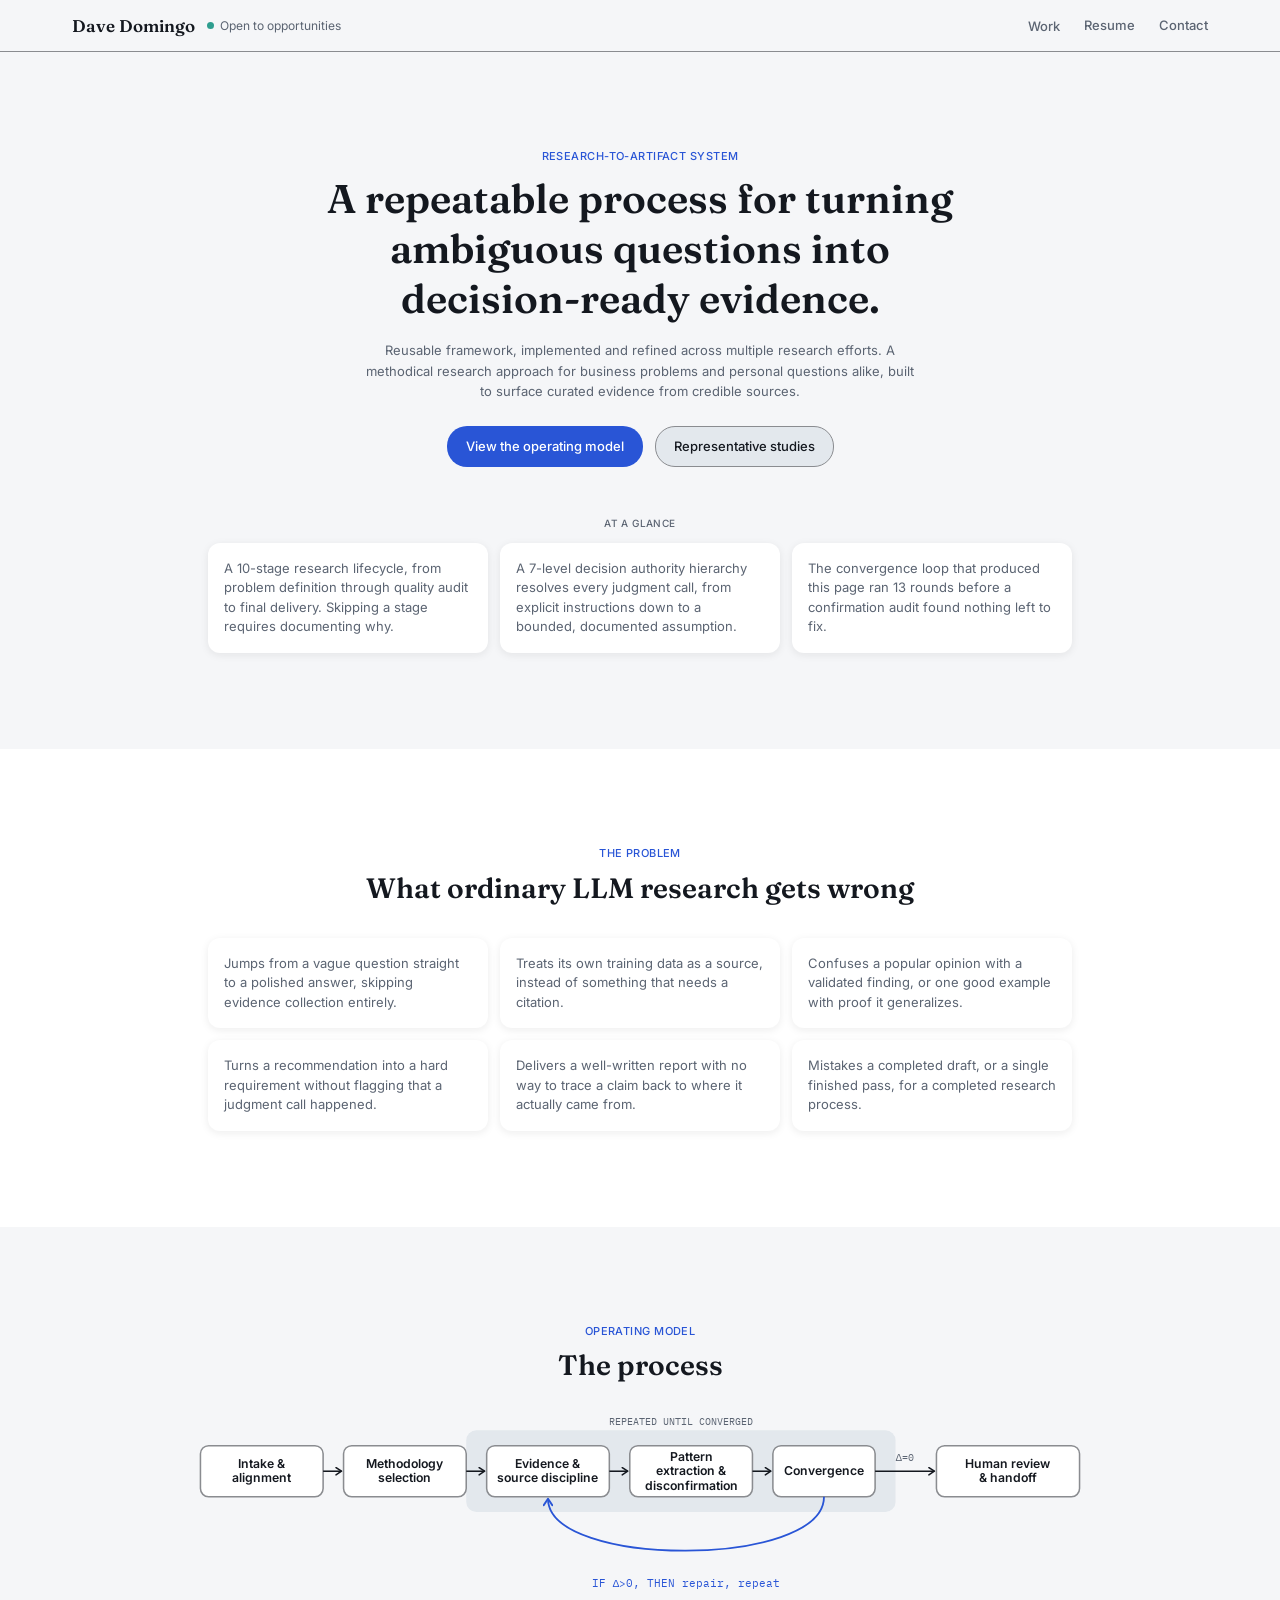
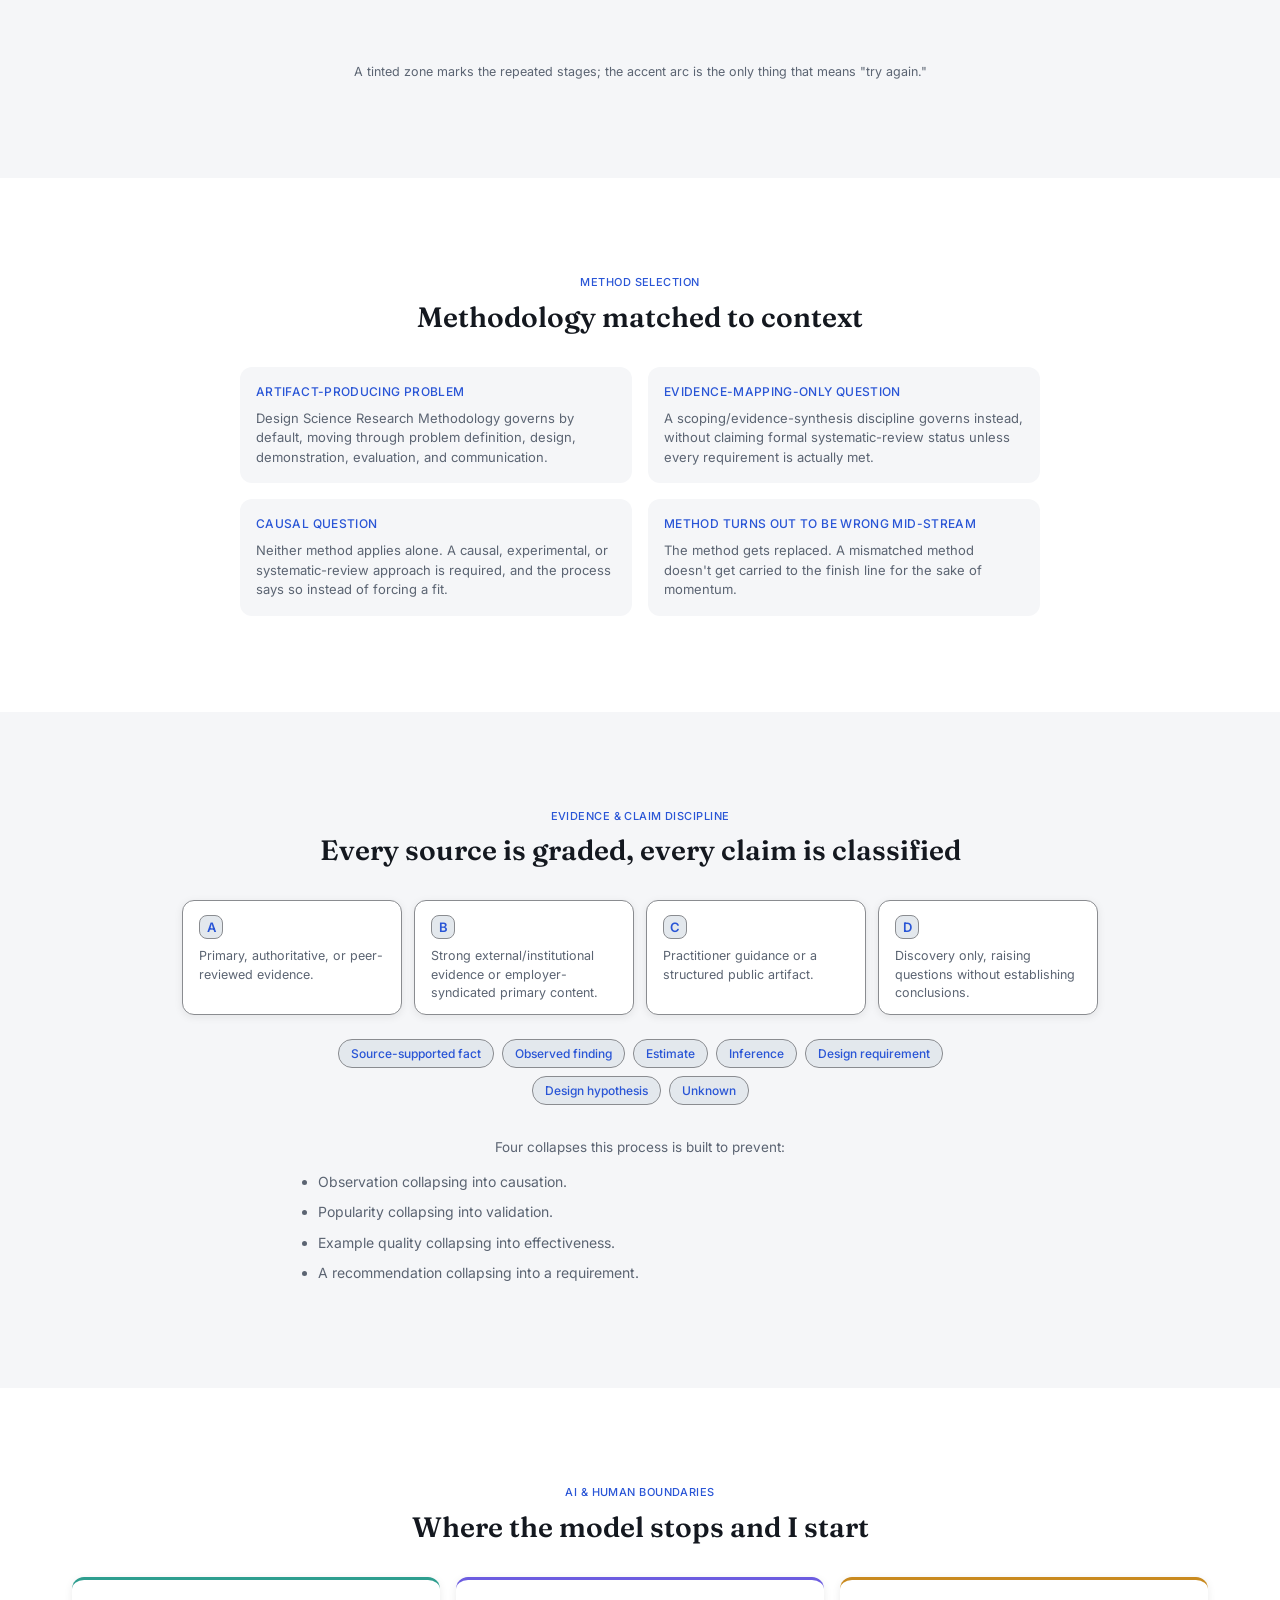
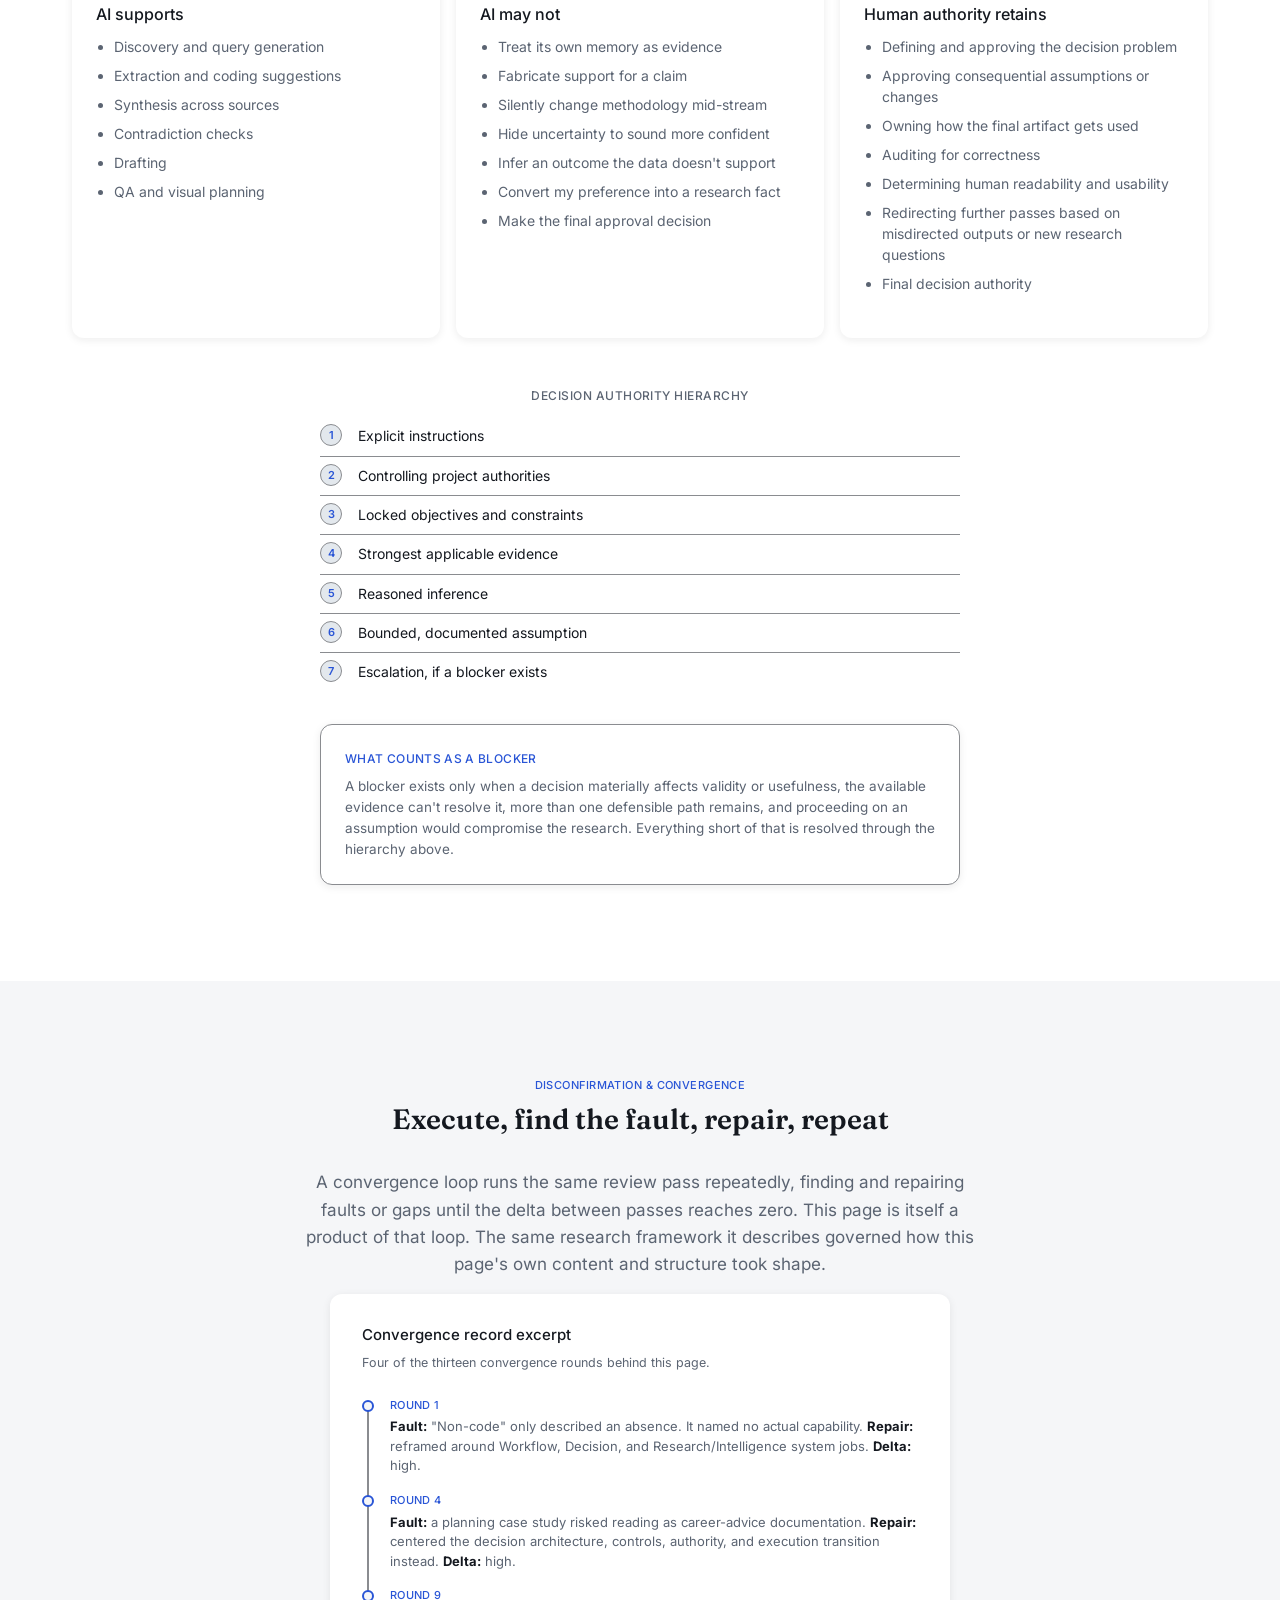
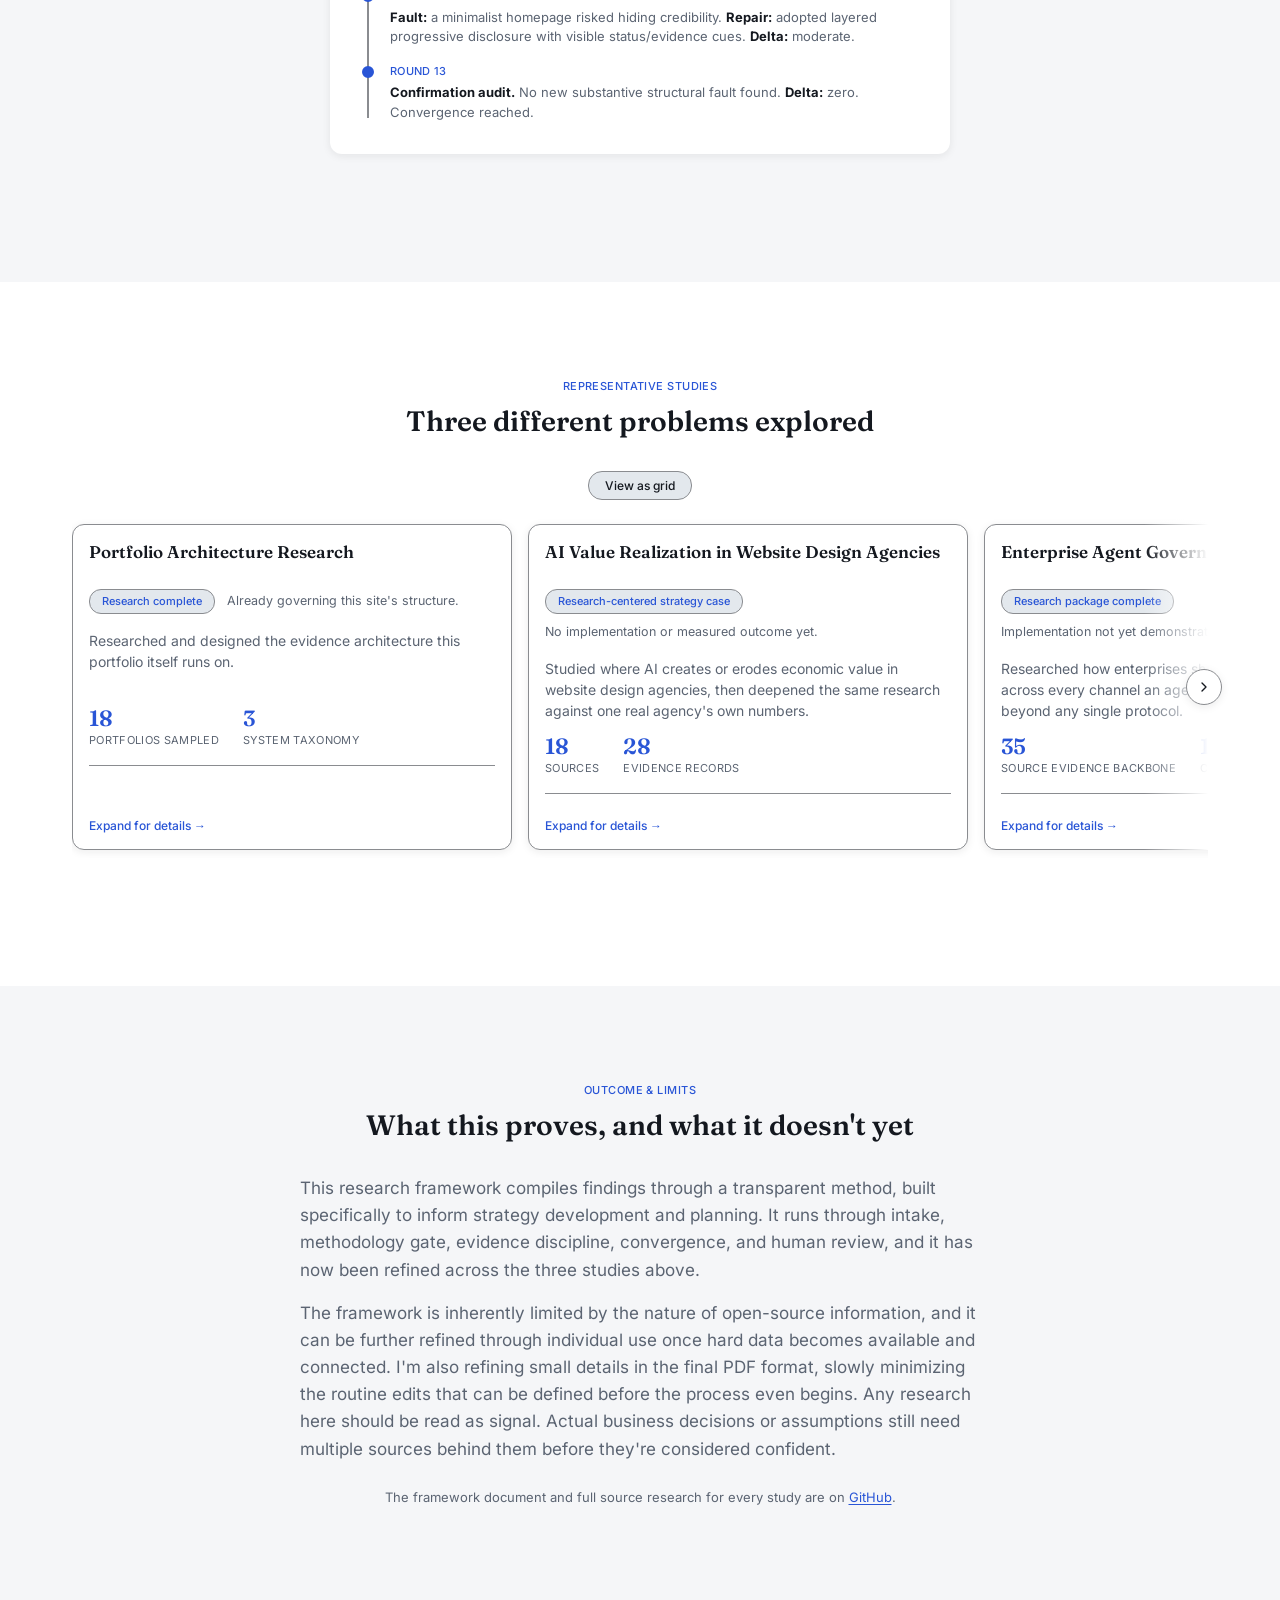
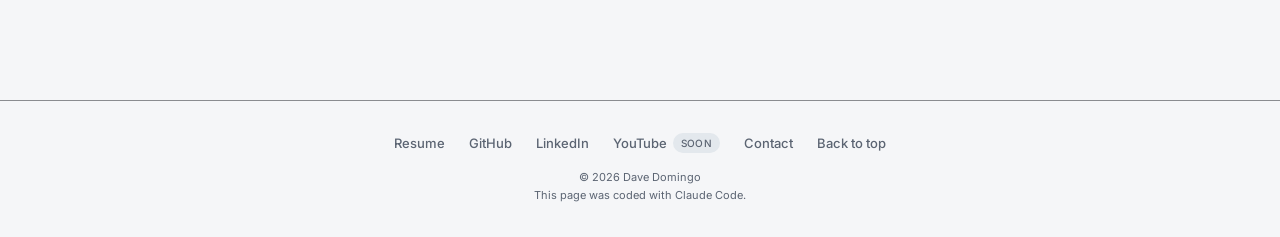
<file: research-framework.html>
<!DOCTYPE html>
<html lang="en">
  <head>
    <meta charset="UTF-8">
    <meta name="viewport" content="width=device-width, initial-scale=1.0">
    <title>Research-to-Artifact System | Dave Domingo</title>
    <meta name="description" content="A repeatable framework for turning ambiguous questions into decision-ready evidence, covering the operating model, method selection, and real studies.">
    <link rel="icon" type="image/svg+xml" href="favicon.svg">
    <link rel="stylesheet" href="css/core.css?v=5">
    <link rel="stylesheet" href="css/research-framework.css?v=10">
  </head>
  <body>

    <header class="site-header" id="top">
      <div class="container site-header-inner">
        <div class="site-identity">
          <a href="index.html" class="site-name">Dave Domingo</a>
          <span class="status-pill"><span class="status-dot" aria-hidden="true"></span>Open to opportunities</span>
        </div>
        <nav class="site-nav" id="site-nav">
          <div class="nav-dropdown">
            <button class="nav-dropdown-trigger" aria-expanded="false" aria-haspopup="true" onclick="toggleWorkDropdown(this)">Work</button>
            <div class="nav-dropdown-menu" hidden>
              <a href="job-pipeline.html">Job Application Companion</a>
              <a href="research-framework.html">Research-to-Artifact System</a>
              <span class="dropdown-item-disabled">Governed AI Decision &amp; Execution Framework <span class="soon-tag">Soon</span></span>
            </div>
          </div>
          <a href="resume.html">Resume</a>
          <a href="contact.html">Contact</a>
        </nav>
        <button class="nav-toggle" aria-expanded="false" aria-controls="site-nav" aria-label="Toggle navigation" onclick="toggleMobileNav(this)">
          <span class="nav-toggle-bar"></span>
          <span class="nav-toggle-bar"></span>
          <span class="nav-toggle-bar"></span>
        </button>
      </div>
    </header>

    <main>
    <!-- A. Executive snapshot -->
    <section class="section hero">
      <div class="container">
        <div class="eyebrow">Research-to-Artifact System</div>
        <h1>A repeatable process for turning ambiguous questions into decision-ready evidence.</h1>
        <div class="status-line">Reusable framework, implemented and refined across multiple research efforts. A methodical research approach for business problems and personal questions alike, built to surface curated evidence from credible sources.</div>
        <div class="btn-row">
          <a href="#operating-model" class="btn-pill btn-pill-primary">View the operating model</a>
          <a href="#studies" class="btn-pill btn-pill-secondary">Representative studies</a>
        </div>
        <div class="at-a-glance-label">At a glance</div>
        <div class="glance-row">
          <div class="glance-card"><p>A 10-stage research lifecycle, from problem definition through quality audit to final delivery. Skipping a stage requires documenting why.</p></div>
          <div class="glance-card"><p>A 7-level decision authority hierarchy resolves every judgment call, from explicit instructions down to a bounded, documented assumption.</p></div>
          <div class="glance-card"><p>The convergence loop that produced this page ran 13 rounds before a confirmation audit found nothing left to fix.</p></div>
        </div>
      </div>
    </section>

    <!-- B. What ordinary LLM research gets wrong -->
    <section class="section section-tint">
      <div class="container">
        <div class="section-heading">
          <div class="eyebrow">The problem</div>
          <h2>What ordinary LLM research gets wrong</h2>
        </div>
        <div class="failure-grid">
          <div class="failure-card">Jumps from a vague question straight to a polished answer, skipping evidence collection entirely.</div>
          <div class="failure-card">Treats its own training data as a source, instead of something that needs a citation.</div>
          <div class="failure-card">Confuses a popular opinion with a validated finding, or one good example with proof it generalizes.</div>
          <div class="failure-card">Turns a recommendation into a hard requirement without flagging that a judgment call happened.</div>
          <div class="failure-card">Delivers a well-written report with no way to trace a claim back to where it actually came from.</div>
          <div class="failure-card">Mistakes a completed draft, or a single finished pass, for a completed research process.</div>
        </div>
      </div>
    </section>

    <!-- C. Operating model -->
    <section class="section" id="operating-model">
      <div class="container">
        <div class="section-heading">
          <div class="eyebrow">Operating model</div>
          <h2>The process</h2>
        </div>
        <figure class="om-diagram">
          <svg viewBox="0 0 900 230" role="img" aria-label="Six-stage flow. Intake and methodology selection run once, then evidence, extraction, and convergence repeat via a labeled loop-back arrow until the delta is zero, at which point the flow exits to human review.">
            <defs>
              <marker id="om-ax" viewBox="0 0 10 10" refX="8" refY="5" markerWidth="6" markerHeight="6" orient="auto-start-reverse">
                <path d="M2 1L8 5L2 9" fill="none" stroke="currentColor" stroke-width="1.6" stroke-linecap="round" stroke-linejoin="round"/>
              </marker>
              <marker id="om-aloop" viewBox="0 0 10 10" refX="8" refY="5" markerWidth="6" markerHeight="6" orient="auto-start-reverse">
                <path d="M2 1L8 5L2 9" fill="none" stroke="var(--accent)" stroke-width="1.8" stroke-linecap="round" stroke-linejoin="round"/>
              </marker>
            </defs>

            <rect class="om-loop-zone" x="280" y="15" width="420" height="80" rx="10"/>
            <text x="490" y="10" text-anchor="middle" class="om-plain-label">REPEATED UNTIL CONVERGED</text>

            <rect class="om-node-box" x="20" y="30" width="120" height="50" rx="8"/>
            <text x="80" y="52" text-anchor="middle" class="om-node-label">Intake &amp;</text>
            <text x="80" y="66" text-anchor="middle" class="om-node-label">alignment</text>

            <rect class="om-node-box" x="160" y="30" width="120" height="50" rx="8"/>
            <text x="220" y="52" text-anchor="middle" class="om-node-label">Methodology</text>
            <text x="220" y="66" text-anchor="middle" class="om-node-label">selection</text>

            <rect class="om-node-box" x="300" y="30" width="120" height="50" rx="8"/>
            <text x="360" y="52" text-anchor="middle" class="om-node-label">Evidence &amp;</text>
            <text x="360" y="66" text-anchor="middle" class="om-node-label">source discipline</text>

            <rect class="om-node-box" x="440" y="30" width="120" height="50" rx="8"/>
            <text x="500" y="45" text-anchor="middle" class="om-node-label">Pattern</text>
            <text x="500" y="59" text-anchor="middle" class="om-node-label">extraction &amp;</text>
            <text x="500" y="73" text-anchor="middle" class="om-node-label">disconfirmation</text>

            <rect class="om-node-box" x="580" y="30" width="100" height="50" rx="8"/>
            <text x="630" y="59" text-anchor="middle" class="om-node-label">Convergence</text>

            <rect class="om-node-box" x="740" y="30" width="140" height="50" rx="8"/>
            <text x="810" y="52" text-anchor="middle" class="om-node-label">Human review</text>
            <text x="810" y="66" text-anchor="middle" class="om-node-label">&amp; handoff</text>

            <line class="om-flow-line" x1="140" y1="55" x2="158" y2="55" marker-end="url(#om-ax)"/>
            <line class="om-flow-line" x1="280" y1="55" x2="298" y2="55" marker-end="url(#om-ax)"/>
            <line class="om-flow-line" x1="420" y1="55" x2="438" y2="55" marker-end="url(#om-ax)"/>
            <line class="om-flow-line" x1="560" y1="55" x2="578" y2="55" marker-end="url(#om-ax)"/>
            <line class="om-flow-line" x1="680" y1="55" x2="738" y2="55" marker-end="url(#om-ax)"/>
            <text x="709" y="45" text-anchor="middle" class="om-plain-label">&Delta;=0</text>

            <path class="om-loop-line" d="M630 80 C 630 150, 360 150, 360 82" marker-end="url(#om-aloop)"/>
            <text x="495" y="168" text-anchor="middle" class="om-loop-label">IF &Delta;&gt;0, THEN repair, repeat</text>
          </svg>
          <figcaption>A tinted zone marks the repeated stages; the accent arc is the only thing that means "try again."</figcaption>
        </figure>
      </div>
    </section>

    <!-- D. Method selection -->
    <section class="section section-tint">
      <div class="container">
        <div class="section-heading">
          <div class="eyebrow">Method selection</div>
          <h2>Methodology matched to context</h2>
        </div>
        <div class="card-grid">
          <div class="decision-card">
            <div class="dc-condition">Artifact-producing problem</div>
            <p>Design Science Research Methodology governs by default, moving through problem definition, design, demonstration, evaluation, and communication.</p>
          </div>
          <div class="decision-card">
            <div class="dc-condition">Evidence-mapping-only question</div>
            <p>A scoping/evidence-synthesis discipline governs instead, without claiming formal systematic-review status unless every requirement is actually met.</p>
          </div>
          <div class="decision-card">
            <div class="dc-condition">Causal question</div>
            <p>Neither method applies alone. A causal, experimental, or systematic-review approach is required, and the process says so instead of forcing a fit.</p>
          </div>
          <div class="decision-card">
            <div class="dc-condition">Method turns out to be wrong mid-stream</div>
            <p>The method gets replaced. A mismatched method doesn't get carried to the finish line for the sake of momentum.</p>
          </div>
        </div>
      </div>
    </section>

    <!-- E. Evidence & claim discipline -->
    <section class="section">
      <div class="container">
        <div class="section-heading">
          <div class="eyebrow">Evidence &amp; claim discipline</div>
          <h2>Every source is graded, every claim is classified</h2>
        </div>
        <div class="grade-row">
          <div class="grade-badge"><span class="grade-letter">A</span><p>Primary, authoritative, or peer-reviewed evidence.</p></div>
          <div class="grade-badge"><span class="grade-letter">B</span><p>Strong external/institutional evidence or employer-syndicated primary content.</p></div>
          <div class="grade-badge"><span class="grade-letter">C</span><p>Practitioner guidance or a structured public artifact.</p></div>
          <div class="grade-badge"><span class="grade-letter">D</span><p>Discovery only, raising questions without establishing conclusions.</p></div>
        </div>
        <div class="term-list">
          <span class="term-pill">Source-supported fact</span>
          <span class="term-pill">Observed finding</span>
          <span class="term-pill">Estimate</span>
          <span class="term-pill">Inference</span>
          <span class="term-pill">Design requirement</span>
          <span class="term-pill">Design hypothesis</span>
          <span class="term-pill">Unknown</span>
        </div>
        <div class="prose-block">
          <p style="text-align:center; font-size: 13.5px; margin-bottom: var(--space-3);">Four collapses this process is built to prevent:</p>
        </div>
        <ul class="rule-list">
          <li>Observation collapsing into causation.</li>
          <li>Popularity collapsing into validation.</li>
          <li>Example quality collapsing into effectiveness.</li>
          <li>A recommendation collapsing into a requirement.</li>
        </ul>
      </div>
    </section>

    <!-- F. AI / human boundaries -->
    <section class="section section-tint">
      <div class="container">
        <div class="section-heading">
          <div class="eyebrow">AI &amp; human boundaries</div>
          <h2>Where the model stops and I start</h2>
        </div>
        <div class="triad-grid">
          <div class="triad-col c1">
            <h3>AI supports</h3>
            <ul>
              <li>Discovery and query generation</li>
              <li>Extraction and coding suggestions</li>
              <li>Synthesis across sources</li>
              <li>Contradiction checks</li>
              <li>Drafting</li>
              <li>QA and visual planning</li>
            </ul>
          </div>
          <div class="triad-col c2">
            <h3>AI may not</h3>
            <ul>
              <li>Treat its own memory as evidence</li>
              <li>Fabricate support for a claim</li>
              <li>Silently change methodology mid-stream</li>
              <li>Hide uncertainty to sound more confident</li>
              <li>Infer an outcome the data doesn't support</li>
              <li>Convert my preference into a research fact</li>
              <li>Make the final approval decision</li>
            </ul>
          </div>
          <div class="triad-col c3">
            <h3>Human authority retains</h3>
            <ul>
              <li>Defining and approving the decision problem</li>
              <li>Approving consequential assumptions or changes</li>
              <li>Owning how the final artifact gets used</li>
              <li>Auditing for correctness</li>
              <li>Determining human readability and usability</li>
              <li>Redirecting further passes based on misdirected outputs or new research questions</li>
              <li>Final decision authority</li>
            </ul>
          </div>
        </div>

        <div class="authority-block">
          <div class="authority-label">Decision authority hierarchy</div>
          <ol class="authority-ladder">
            <li>Explicit instructions</li>
            <li>Controlling project authorities</li>
            <li>Locked objectives and constraints</li>
            <li>Strongest applicable evidence</li>
            <li>Reasoned inference</li>
            <li>Bounded, documented assumption</li>
            <li>Escalation, if a blocker exists</li>
          </ol>

          <div class="blocker-callout">
            <div class="bc-label">What counts as a blocker</div>
            <p>A blocker exists only when a decision materially affects validity or usefulness, the available evidence can't resolve it, more than one defensible path remains, and proceeding on an assumption would compromise the research. Everything short of that is resolved through the hierarchy above.</p>
          </div>
        </div>
      </div>
    </section>

    <!-- G. Disconfirmation & convergence -->
    <section class="section">
      <div class="container">
        <div class="section-heading">
          <div class="eyebrow">Disconfirmation &amp; convergence</div>
          <h2>Execute, find the fault, repair, repeat</h2>
        </div>
        <div class="prose-block">
          <p style="text-align:center;">A convergence loop runs the same review pass repeatedly, finding and repairing faults or gaps until the delta between passes reaches zero. This page is itself a product of that loop. The same research framework it describes governed how this page's own content and structure took shape.</p>
        </div>
        <div class="bug-story">
          <h3>Convergence record excerpt</h3>
          <p class="bs-note">Four of the thirteen convergence rounds behind this page.</p>
          <div class="timeline">
            <div class="timeline-step">
              <div class="timeline-dot"></div>
              <div class="timeline-step-label">Round 1</div>
              <div class="timeline-step-detail"><strong>Fault:</strong> "Non-code" only described an absence. It named no actual capability. <strong>Repair:</strong> reframed around Workflow, Decision, and Research/Intelligence system jobs. <strong>Delta:</strong> high.</div>
            </div>
            <div class="timeline-step">
              <div class="timeline-dot"></div>
              <div class="timeline-step-label">Round 4</div>
              <div class="timeline-step-detail"><strong>Fault:</strong> a planning case study risked reading as career-advice documentation. <strong>Repair:</strong> centered the decision architecture, controls, authority, and execution transition instead. <strong>Delta:</strong> high.</div>
            </div>
            <div class="timeline-step">
              <div class="timeline-dot"></div>
              <div class="timeline-step-label">Round 9</div>
              <div class="timeline-step-detail"><strong>Fault:</strong> a minimalist homepage risked hiding credibility. <strong>Repair:</strong> adopted layered progressive disclosure with visible status/evidence cues. <strong>Delta:</strong> moderate.</div>
            </div>
            <div class="timeline-step is-final">
              <div class="timeline-dot"></div>
              <div class="timeline-step-label">Round 13</div>
              <div class="timeline-step-detail"><strong>Confirmation audit.</strong> No new substantive structural fault found. <strong>Delta:</strong> zero. Convergence reached.</div>
            </div>
          </div>
        </div>
      </div>
    </section>

    <!-- H. Representative studies (pending) -->
    <section class="section section-tint" id="studies">
      <div class="container">
        <div class="section-heading">
          <div class="eyebrow">Representative studies</div>
          <h2>Three different problems explored</h2>
        </div>
        <div class="view-all-row">
          <button class="view-all-btn" onclick="openViewAll()">View as grid</button>
        </div>
        <div class="carousel-wrap" id="carousel-wrap">
          <div class="carousel-fade left"></div>
          <div class="carousel-fade right"></div>
          <button class="carousel-arrow prev" onclick="scrollCarousel(-1)" disabled aria-label="Scroll left">
            <svg viewBox="0 0 24 24" fill="none" stroke-width="2" stroke-linecap="round" stroke-linejoin="round" aria-hidden="true"><polyline points="15 18 9 12 15 6"/></svg>
          </button>
          <button class="carousel-arrow next" onclick="scrollCarousel(1)" aria-label="Scroll right">
            <svg viewBox="0 0 24 24" fill="none" stroke-width="2" stroke-linecap="round" stroke-linejoin="round" aria-hidden="true"><polyline points="9 18 15 12 9 6"/></svg>
          </button>
        <div class="carousel" id="top-carousel">

          <div class="diagram-card">
            <h3>Portfolio Architecture Research</h3>
            <div class="study-status-row">
              <div class="state-badge">Research complete</div>
              <p class="study-status-note">Already governing this site's structure.</p>
            </div>
            <p class="card-desc">Researched and designed the evidence architecture this portfolio itself runs on.</p>
            <div class="study-stats">
              <div class="study-stat"><span class="stat-num">18</span><span class="stat-label">portfolios sampled</span></div>
              <div class="study-stat"><span class="stat-num">3</span><span class="stat-label">system taxonomy</span></div>
            </div>
            <button class="expand-btn" onclick="showOverlay(document.getElementById('ov-study-portfolio'), this)">Expand for details &rarr;</button>
          </div>

          <div class="diagram-card">
            <h3>AI Value Realization in Website Design Agencies</h3>
            <div class="study-status-row">
              <div class="state-badge">Research-centered strategy case</div>
              <p class="study-status-note">No implementation or measured outcome yet.</p>
            </div>
            <p class="card-desc">Studied where AI creates or erodes economic value in website design agencies, then deepened the same research against one real agency's own numbers.</p>
            <div class="study-stats">
              <div class="study-stat"><span class="stat-num">18</span><span class="stat-label">sources</span></div>
              <div class="study-stat"><span class="stat-num">28</span><span class="stat-label">evidence records</span></div>
            </div>
            <button class="expand-btn" onclick="showOverlay(document.getElementById('ov-study-agency'), this)">Expand for details &rarr;</button>
          </div>

          <div class="diagram-card">
            <h3>Enterprise Agent Governance</h3>
            <div class="study-status-row">
              <div class="state-badge">Research package complete</div>
              <p class="study-status-note">Implementation not yet demonstrated.</p>
            </div>
            <p class="card-desc">Researched how enterprises should govern AI agent authority across every channel an agent can actually act through, beyond any single protocol.</p>
            <div class="study-stats">
              <div class="study-stat"><span class="stat-num">35</span><span class="stat-label">source evidence backbone</span></div>
              <div class="study-stat"><span class="stat-num">15</span><span class="stat-label">claim confidence map</span></div>
            </div>
            <button class="expand-btn" onclick="showOverlay(document.getElementById('ov-study-governance'), this)">Expand for details &rarr;</button>
          </div>

        </div>
        </div>
      </div>
    </section>

    <!-- View all overlay -->
    <div class="view-all-overlay" id="view-all-overlay" role="dialog" aria-modal="true" aria-labelledby="view-all-title" onclick="if(event.target===this)closeViewAll()">
      <div class="view-all-inner">
        <div class="view-all-header">
          <h3 id="view-all-title">Grid view</h3>
          <button class="overlay-close" aria-label="Close" onclick="closeViewAll()">&times;</button>
        </div>
        <div class="view-all-grid" id="view-all-grid"></div>
      </div>
    </div>

    <!-- Expand overlays -->
    <div class="overlay-backdrop" id="ov-study-portfolio" role="dialog" aria-modal="true" aria-labelledby="ov-study-portfolio-title" onclick="if(event.target===this)hideOverlay(this)">
      <div class="overlay-card wide"><button class="overlay-close" aria-label="Close" onclick="hideOverlay(document.getElementById('ov-study-portfolio'))">&times;</button>
        <h3 id="ov-study-portfolio-title">Portfolio Architecture Research</h3>
        <div class="study-status-row">
          <div class="state-badge">Research complete</div>
          <p class="study-status-note">Already governing this site's structure.</p>
        </div>
        <p class="study-hero">Researched and designed the evidence architecture this portfolio itself runs on.</p>
        <div class="study-stats">
          <div class="study-stat"><span class="stat-num">18</span><span class="stat-label">portfolios sampled</span></div>
          <div class="study-stat"><span class="stat-num">3</span><span class="stat-label">system taxonomy</span></div>
        </div>
        <div class="study-field">
          <div class="study-field-label">Question</div>
          <p>How should an Applied AI portfolio present a workflow system, a decision system, and a research system as one coherent identity without overstating what any of them actually prove?</p>
        </div>
        <div class="study-field">
          <div class="study-field-label">Method</div>
          <p>Design Science Research Methodology combined with structured evidence mapping, current Applied AI role-market analysis, and a purposive sample of 18 public portfolios.</p>
        </div>
        <div class="study-field">
          <div class="study-field-label">Evidence streams</div>
          <p>Hiring and work-sample research, ePortfolio studies, information-architecture research, current job postings from OpenAI, Anthropic, and AWS, and this project's own internal artifacts.</p>
        </div>
        <div class="study-field">
          <div class="study-field-label">Contradiction &amp; repair</div>
          <p>The first framing split projects into code and non-code, describing what two of them lacked instead of what they actually demonstrated. The repair reorganized the taxonomy around the job each system performs: workflow, decision, or research.</p>
        </div>
        <div class="study-field">
          <div class="study-field-label">Resulting artifact</div>
          <p>The architecture guide, evidence register, and case-page structure this site actually uses.</p>
        </div>
        <div class="study-enabled">
          <div class="se-label">What this enabled</div>
          <p>Set the homepage layout, the shared case-page spine, and the evidence-status labeling convention used on every page here, and identified which functional areas to include based on industry best practices and other viable insights the research surfaced.</p>
        </div>
        <div class="study-field">
          <div class="study-field-label">Inspect</div>
          <p><a href="https://github.com/Dave-Domingo/research-to-artifact-system/tree/main/portfolio-architecture" target="_blank" rel="noopener">View source research on GitHub &rarr;</a></p>
        </div>
      </div>
    </div>

    <div class="overlay-backdrop" id="ov-study-agency" role="dialog" aria-modal="true" aria-labelledby="ov-study-agency-title" onclick="if(event.target===this)hideOverlay(this)">
      <div class="overlay-card wide"><button class="overlay-close" aria-label="Close" onclick="hideOverlay(document.getElementById('ov-study-agency'))">&times;</button>
        <h3 id="ov-study-agency-title">AI Value Realization in Website Design Agencies</h3>
        <div class="study-status-row">
          <div class="state-badge">Research-centered strategy case</div>
          <p class="study-status-note">No implementation or measured outcome yet.</p>
        </div>
        <p class="study-hero">Studied where AI creates or erodes economic value in website design agencies, then deepened the same research against one real agency's own numbers.</p>
        <div class="study-stats">
          <div class="study-stat"><span class="stat-num">18</span><span class="stat-label">sources</span></div>
          <div class="study-stat"><span class="stat-num">28</span><span class="stat-label">evidence records</span></div>
        </div>
        <div class="study-field">
          <div class="study-field-label">Question</div>
          <p>Where does AI-driven efficiency in a website design agency actually go, and under what conditions can an agency keep it instead of passing it straight to clients?</p>
        </div>
        <div class="study-field">
          <div class="study-field-label">Method</div>
          <p>A mixed-evidence research pass with source-quality grading, claim-to-evidence mapping, and horizon modeling for the industry as a whole, then a second pass applying the same discipline to one real agency's own support-hour and project-margin data, with the company and its personnel anonymized.</p>
        </div>
        <div class="study-field">
          <div class="study-field-label">Evidence streams</div>
          <p>Direct agency surveys, client-side demand research, platform telemetry, labor-market data, and technical capability benchmarks, plus one real operator's own support and project data for the deepening.</p>
        </div>
        <div class="study-field">
          <div class="study-field-label">Contradiction &amp; repair</div>
          <p>The default assumption was that AI-driven time savings should raise agency margin. The industry-level research found productivity gains widely coexisting with weak monetization, and the agency-specific deepening showed why: an hourly support model passes freed-up time straight to the client as extra work instead of turning it into agency margin.</p>
        </div>
        <div class="study-field">
          <div class="study-field-label">Resulting artifact</div>
          <p>A 28-page executive research report with an evidence backbone and a 2029 horizon model, deepened into an operator-specific value-flow model with commercialization gates.</p>
        </div>
        <div class="study-enabled">
          <div class="se-label">What this enabled</div>
          <p>Gave the operator a five-year strategic positioning basis specific to its own numbers and constraints. It does not replace a mission-specific analysis, and it does not select which course of action the company should take. The analysis also doesn't have the company's complete internal data, ongoing follow-on research, or a maintained database behind it, which limits how far the five-year positioning can be trusted without further work.</p>
        </div>
        <div class="study-field">
          <div class="study-field-label">Inspect</div>
          <p><a href="https://github.com/Dave-Domingo/research-to-artifact-system/tree/main/website-agency-value" target="_blank" rel="noopener">View source research on GitHub &rarr;</a></p>
        </div>
      </div>
    </div>

    <div class="overlay-backdrop" id="ov-study-governance" role="dialog" aria-modal="true" aria-labelledby="ov-study-governance-title" onclick="if(event.target===this)hideOverlay(this)">
      <div class="overlay-card wide"><button class="overlay-close" aria-label="Close" onclick="hideOverlay(document.getElementById('ov-study-governance'))">&times;</button>
        <h3 id="ov-study-governance-title">Enterprise Agent Governance</h3>
        <div class="study-status-row">
          <div class="state-badge">Research package complete</div>
          <p class="study-status-note">Implementation not yet demonstrated.</p>
        </div>
        <p class="study-hero">Researched how enterprises should govern AI agent authority across every channel an agent can actually act through, beyond any single protocol.</p>
        <div class="study-stats">
          <div class="study-stat"><span class="stat-num">35</span><span class="stat-label">source evidence backbone</span></div>
          <div class="study-stat"><span class="stat-num">15</span><span class="stat-label">claim confidence map</span></div>
        </div>
        <div class="study-field">
          <div class="study-field-label">Question</div>
          <p>How should enterprises govern AI agent authority across MCP, CLI execution, Skills, and direct generated code before scaling agent use?</p>
        </div>
        <div class="study-field">
          <div class="study-field-label">Method</div>
          <p>A six-step evidence-backed architecture synthesis built specifically to test its own starting assumption, using a 35-source evidence backbone and a 15-claim confidence map.</p>
        </div>
        <div class="study-field">
          <div class="study-field-label">Evidence streams</div>
          <p>Standards and open-project sources, primary vendor technical documentation, empirical research, and security guidance.</p>
        </div>
        <div class="study-field">
          <div class="study-field-label">Contradiction &amp; repair</div>
          <p>The project began from the assumption that MCP was becoming the primary governance surface. The evidence showed agents routinely acting through channels that bypass MCP entirely, so the premise was narrowed to the actual channel-agnostic authority surface.</p>
        </div>
        <div class="study-field">
          <div class="study-field-label">Resulting artifact</div>
          <p>A protocol-agnostic agent control-plane reference architecture and a security-signoff model.</p>
        </div>
        <div class="study-enabled">
          <div class="se-label">What this enabled</div>
          <p>Identifies the highest-leverage governance opportunities in applied AI, the kind that could guide project selection and cross-domain functional integration if this were applied at enterprise scale.</p>
        </div>
        <div class="study-field">
          <div class="study-field-label">Inspect</div>
          <p><a href="https://github.com/Dave-Domingo/research-to-artifact-system/tree/main/enterprise-agent-governance" target="_blank" rel="noopener">View source research on GitHub &rarr;</a></p>
        </div>
      </div>
    </div>

    <!-- I. Outcome & limits (pending) -->
    <section class="section" id="outcome">
      <div class="container">
        <div class="section-heading">
          <div class="eyebrow">Outcome &amp; limits</div>
          <h2>What this proves, and what it doesn't yet</h2>
        </div>
        <div class="limits-block">
          <p>This research framework compiles findings through a transparent method, built specifically to inform strategy development and planning. It runs through intake, methodology gate, evidence discipline, convergence, and human review, and it has now been refined across the three studies above.</p>
          <p>The framework is inherently limited by the nature of open-source information, and it can be further refined through individual use once hard data becomes available and connected. I'm also refining small details in the final PDF format, slowly minimizing the routine edits that can be defined before the process even begins. Any research here should be read as signal. Actual business decisions or assumptions still need multiple sources behind them before they're considered confident.</p>
        </div>
        <div class="inspect-links">
          The framework document and full source research for every study are on <a href="https://github.com/Dave-Domingo/research-to-artifact-system" target="_blank" rel="noopener">GitHub</a>.
        </div>
      </div>
    </section>
    </main>

    <footer class="site-footer">
      <div class="container site-footer-inner">
        <div class="footer-links">
          <a href="resume.html">Resume</a>
          <a href="https://github.com/Dave-Domingo" target="_blank" rel="noopener">GitHub</a>
          <a href="https://www.linkedin.com/in/davedomingoai" target="_blank" rel="noopener">LinkedIn</a>
          <span class="footer-link-disabled">YouTube <span class="soon-tag">Soon</span></span>
          <a href="contact.html">Contact</a>
          <a href="#top" onclick="event.preventDefault(); window.scrollTo({top: 0, behavior: 'smooth'});">Back to top</a>
        </div>
        <div class="footer-meta">
          <p>&copy; 2026 Dave Domingo</p>
          <p>This page was coded with Claude Code.</p>
        </div>
      </div>
    </footer>

    <script src="js/carousel.js?v=3"></script>
    <script src="js/nav.js?v=1"></script>
  </body>
</html>
</file>
<file: css/core.css>
/* Core stylesheet — tokens, resets, and shared components combined into one
   file so every page pays for one render-blocking request instead of three.
   These three concerns are still logically separate; the section dividers
   below preserve that. If you're editing this file, know which section
   you're in:
     TOKENS    — color/type/spacing/radius/motion variables + @font-face
     BASE      — element resets, body/h1-h3/code/a defaults, site header/footer/nav
     SHARED    — components used (or reasonably likely to be reused) on more
                 than one page
   A page's own <page-name>.css loads after this file and should only ever
   contain rules genuinely unique to that page. See STYLE_GUIDE.md. */

/* ============================== TOKENS ============================== */

/* Design tokens — site-wide. Colors are warm-neutral with a terracotta accent,
   adaptive to light/dark via prefers-color-scheme. Approved 2026-08-18. */

/* Self-hosted fonts (moved off Google Fonts @import 2026-08-26 — @import
   forced a 3-hop chain: base.css -> fonts.googleapis.com -> fonts.gstatic.com
   before any font byte arrived. Same-origin files skip that entirely.
   Only the weights actually used site-wide are included. */
@font-face {
  font-family: 'Fraunces';
  font-style: normal;
  font-weight: 600;
  font-display: swap;
  src: url('../fonts/fraunces-600.woff2') format('woff2');
}

@font-face {
  font-family: 'Inter';
  font-style: normal;
  font-weight: 100 900;
  font-display: swap;
  src: url('../fonts/inter-variable.woff2') format('woff2');
}

@font-face {
  font-family: 'IBM Plex Mono';
  font-style: normal;
  font-weight: 400;
  font-display: swap;
  src: url('../fonts/ibm-plex-mono-400.woff2') format('woff2');
}

:root {
  /* Color — light (default) — "Ink & Signal" */
  --bg: #F5F6F8;
  --surface: #FFFFFF;
  --text-primary: #14181F;
  --text-secondary: #5B6472;
  --border: #8A8C90;
  --accent: #2955D6;
  --on-accent: #FFFFFF;
  --code-bg: #E3E8ED;
  --shadow-card: 0 2px 8px rgba(20, 24, 31, 0.08);

  /* Diagram category colors — light */
  --cat-foundation: #2955D6;
  --cat-resume: #2E9E8F;
  --cat-coverletter: #6C5CE0;
  --cat-subcard: #C98A1F;

  /* Typography */
  --font-serif: 'Fraunces', Georgia, serif;
  --font-sans: 'Inter', -apple-system, BlinkMacSystemFont, sans-serif;
  --font-mono: 'IBM Plex Mono', 'Courier New', monospace;

  --text-h1: clamp(1.75rem, 4vw, 2.5rem);
  --text-h2: clamp(1.375rem, 3vw, 1.75rem);
  --text-h3: 1.25rem;
  --text-body: 1.0625rem;
  --text-small: 0.8125rem;
  --text-code: 0.875rem;

  /* Spacing scale */
  --space-1: 4px;
  --space-2: 8px;
  --space-3: 12px;
  --space-4: 16px;
  --space-5: 24px;
  --space-6: 32px;
  --space-7: 48px;
  --space-8: 64px;
  --space-9: 96px;

  /* Layout */
  --max-width: 1200px;
  --reading-width: 680px;
  --card-width: 440px;
  --breakpoint-tablet: 1024px;
  --breakpoint-mobile: 640px;

  /* Radius */
  --radius-sm: 6px;
  --radius-lg: 12px;

  /* Motion */
  --transition-fast: 150ms ease-out;
  --transition-base: 250ms ease;
}

@media (max-width: 640px) {
  :root {
    --card-width: 300px;
  }
}

@media (prefers-color-scheme: dark) {
  :root {
    /* "Ink & Signal" — dark */
    --bg: #0D1117;
    --surface: #161B22;
    --text-primary: #E8EBEF;
    --text-secondary: #9098A6;
    --border: #66696F;
    --accent: #5B8AFF;
    --on-accent: #0D1117;
    --code-bg: #1C232C;
    --shadow-card: 0 2px 8px rgba(0, 0, 0, 0.35);

    --cat-foundation: #5B8AFF;
    --cat-resume: #3FBBAA;
    --cat-coverletter: #8B7CF0;
    --cat-subcard: #D9A23E;
  }
}

/* =============================== BASE ================================ */

/* Base element styles + resets.
   Fonts are self-hosted via @font-face in the TOKENS section above. */

*, *::before, *::after {
  box-sizing: border-box;
}

html {
  -webkit-text-size-adjust: 100%;
}

body {
  margin: 0;
  background: var(--bg);
  color: var(--text-primary);
  font-family: var(--font-sans);
  font-size: var(--text-body);
  line-height: 1.6;
}

h1, h2, h3 {
  font-family: var(--font-serif);
  font-weight: 600;
  color: var(--text-primary);
  margin: 0 0 var(--space-4);
  line-height: 1.25;
}

h1 { font-size: var(--text-h1); }
h2 { font-size: var(--text-h2); }
h3 { font-size: var(--text-h3); }

p {
  margin: 0 0 var(--space-4);
  color: var(--text-secondary);
}

a {
  color: var(--accent);
  text-decoration: underline;
  text-underline-offset: 2px;
  transition: opacity var(--transition-fast);
}

a:hover {
  opacity: 0.75;
}

a:focus-visible,
button:focus-visible {
  outline: 2px solid var(--accent);
  outline-offset: 2px;
}

code, pre {
  font-family: var(--font-mono);
  font-size: var(--text-code);
}

code {
  background: var(--code-bg);
  border-radius: var(--radius-sm);
  padding: 2px 6px;
}

pre {
  background: var(--code-bg);
  border-radius: var(--radius-sm);
  padding: var(--space-3) var(--space-4);
  overflow-x: auto;
}

pre code {
  background: none;
  padding: 0;
}

button {
  font-family: var(--font-sans);
  cursor: pointer;
}

img, svg {
  max-width: 100%;
}

.container {
  max-width: var(--max-width);
  margin: 0 auto;
  padding: 0 var(--space-6);
}

@media (max-width: 640px) {
  .container {
    padding: 0 var(--space-4);
  }
}

.prose {
  max-width: var(--reading-width);
}

.card {
  background: var(--surface);
  border: 1px solid var(--border);
  border-radius: var(--radius-lg);
  box-shadow: var(--shadow-card);
  padding: var(--space-5);
}

@media (prefers-reduced-motion: reduce) {
  * {
    transition-duration: 0.01ms !important;
  }
}

/* Site header (sticky, applies across every page) */

.site-header {
  position: sticky;
  top: 0;
  z-index: 50;
  background: var(--bg);
  border-bottom: 1px solid var(--border);
}

.site-header-inner {
  display: flex;
  justify-content: space-between;
  align-items: center;
  padding: var(--space-3) var(--space-6);
}

.site-identity {
  display: flex;
  align-items: center;
  gap: var(--space-3);
}

.site-name {
  font-family: var(--font-serif);
  font-weight: 600;
  font-size: 17px;
  color: var(--text-primary);
  text-decoration: none;
}

.site-name:hover {
  opacity: 0.75;
}

.status-pill {
  display: inline-flex;
  align-items: center;
  gap: 6px;
  font-family: var(--font-sans);
  font-size: 12px;
  color: var(--text-secondary);
}

.status-dot {
  width: 7px;
  height: 7px;
  border-radius: 50%;
  background: var(--cat-resume);
  flex-shrink: 0;
}

.site-nav {
  display: flex;
  align-items: center;
  gap: var(--space-5);
}

.site-nav a {
  font-family: var(--font-sans);
  font-size: 13px;
  font-weight: 500;
  color: var(--text-secondary);
  text-decoration: none;
}

.nav-toggle {
  display: none;
  flex-direction: column;
  justify-content: center;
  align-items: stretch;
  gap: 5px;
  width: 32px;
  height: 32px;
  padding: 0;
  background: none;
  border: none;
  cursor: pointer;
}

.nav-toggle-bar {
  display: block;
  height: 2px;
  border-radius: 1px;
  background: var(--text-primary);
}

.nav-dropdown {
  position: relative;
}

.nav-dropdown-trigger {
  font-family: var(--font-sans);
  font-size: 13px;
  font-weight: 500;
  color: var(--text-secondary);
  background: none;
  border: none;
  padding: 0;
}

.nav-dropdown-trigger:hover {
  opacity: 0.75;
}

.nav-dropdown-menu {
  position: absolute;
  top: calc(100% + 12px);
  left: 50%;
  transform: translateX(-50%);
  background: var(--surface);
  border: 1px solid var(--border);
  border-radius: var(--radius-lg);
  box-shadow: var(--shadow-card);
  padding: var(--space-2);
  min-width: 220px;
  display: flex;
  flex-direction: column;
  z-index: 60;
}

.nav-dropdown-menu[hidden] {
  display: none;
}

.nav-dropdown-menu a,
.dropdown-item-disabled {
  font-family: var(--font-sans);
  font-size: 13px;
  padding: var(--space-2) var(--space-3);
  border-radius: var(--radius-sm);
  color: var(--text-primary);
  text-decoration: none;
  display: flex;
  align-items: flex-start;
  justify-content: space-between;
  gap: var(--space-2);
}

/* Collapse Work/Resume/Contact into a hamburger-triggered panel below the
   header on narrow screens -- three top-level items (Resume added
   2026-09-17) read as squished at phone width with them inline, and a
   stopgap tighter padding/gap still felt cramped. Placed after the
   .nav-dropdown-menu base rule above so its position:static override
   actually wins the cascade at matching widths, instead of losing to a
   same-specificity rule that happens to appear later in the file. */
@media (max-width: 640px) {
  .nav-toggle {
    display: flex;
  }
  .site-nav {
    display: none;
    position: absolute;
    top: calc(100% + 8px);
    right: var(--space-4);
    left: auto;
    flex-direction: column;
    align-items: stretch;
    gap: 2px;
    min-width: 200px;
    padding: var(--space-2);
    background: var(--surface);
    border: 1px solid var(--border);
    border-radius: var(--radius-lg);
    box-shadow: var(--shadow-card);
  }
  .site-nav.nav-open {
    display: flex;
  }
  /* Top-level links get the same card-row treatment as an item inside the
     "Work" submenu, so the whole panel reads as one consistent menu instead
     of plain text sitting inside a box. */
  .site-nav > a {
    padding: var(--space-2) var(--space-3);
    border-radius: var(--radius-sm);
  }
  .site-nav > a:hover {
    background: var(--code-bg);
    opacity: 1;
  }
  .nav-dropdown {
    width: 100%;
  }
  .nav-dropdown-trigger {
    width: 100%;
    text-align: left;
    padding: var(--space-2) var(--space-3);
    border-radius: var(--radius-sm);
  }
  .nav-dropdown-trigger:hover {
    background: var(--code-bg);
    opacity: 1;
  }
  .nav-dropdown-menu {
    position: static;
    transform: none;
    margin-top: 2px;
    box-shadow: none;
    border: none;
    background: var(--code-bg);
    width: 100%;
    min-width: 0;
  }
}

.dropdown-item-disabled .soon-tag {
  margin-top: 2px;
}

.nav-dropdown-menu a:hover {
  background: var(--code-bg);
  opacity: 1;
}

.dropdown-item-disabled {
  color: var(--text-secondary);
  cursor: default;
}

/* Site footer (applies across every page) */

.site-footer {
  border-top: 1px solid var(--border);
  margin-top: var(--space-9);
}

.site-footer-inner {
  padding: var(--space-6);
  display: flex;
  flex-direction: column;
  align-items: center;
  gap: var(--space-4);
  text-align: center;
}

.footer-links {
  display: flex;
  gap: var(--space-5);
  flex-wrap: wrap;
  justify-content: center;
}

.footer-links a {
  font-family: var(--font-sans);
  font-size: 13px;
  font-weight: 500;
  color: var(--text-secondary);
  text-decoration: none;
}

.footer-links a:hover {
  color: var(--accent);
  opacity: 1;
}

.footer-link-disabled {
  font-family: var(--font-sans);
  font-size: 13px;
  font-weight: 500;
  color: var(--text-secondary);
  cursor: default;
  display: inline-flex;
  align-items: center;
  gap: 6px;
}

.soon-tag {
  font-size: 10px;
  font-weight: 500;
  background: var(--code-bg);
  border-radius: 10px;
  padding: 2px 8px;
  text-transform: uppercase;
  letter-spacing: 0.03em;
}

.footer-meta p {
  font-size: 11px;
  color: var(--text-secondary);
  margin: 0;
  line-height: 1.6;
}

/* ============================== SHARED ================================ */

/* Shared component library. See STYLE_GUIDE.md for the "when to use which"
   reference. A page-specific stylesheet should only ever contain rules that
   are genuinely unique to that page — if a second page needs the same rule,
   it belongs here instead. */

/* Section rhythm */

.section {
  padding: var(--space-9) 0;
}

.section-tint {
  background: var(--surface);
}

.section-heading {
  text-align: center;
  margin-bottom: var(--space-6);
}

.eyebrow {
  font-family: var(--font-sans);
  font-size: 11px;
  font-weight: 500;
  color: var(--accent);
  text-transform: uppercase;
  letter-spacing: 0.04em;
  margin-bottom: var(--space-2);
}

.hero {
  text-align: center;
  padding: var(--space-9) 0;
}

.status-line {
  font-family: var(--font-sans);
  font-size: var(--text-small);
  color: var(--text-secondary);
  margin-bottom: var(--space-5);
}

/* Buttons */

.btn-row {
  display: flex;
  gap: var(--space-3);
  justify-content: center;
  flex-wrap: wrap;
}

.btn-pill {
  font-family: var(--font-sans);
  font-size: 13px;
  font-weight: 500;
  padding: 9px 18px;
  border-radius: 20px;
  text-decoration: none;
  display: inline-block;
}

.btn-pill-primary {
  background: var(--accent);
  color: var(--on-accent);
  border: 1px solid transparent;
}

.btn-pill-secondary {
  background: var(--code-bg);
  color: var(--text-primary);
  border: 1px solid var(--border);
}

/* At-a-glance strip (executive-snapshot fact cards) */

.at-a-glance-label {
  font-family: var(--font-sans);
  font-size: 10px;
  font-weight: 500;
  color: var(--text-secondary);
  text-transform: uppercase;
  letter-spacing: 0.04em;
  margin: var(--space-7) 0 var(--space-3);
}

.glance-row {
  display: flex;
  gap: var(--space-3);
  justify-content: center;
  flex-wrap: wrap;
  max-width: 900px;
  margin: 0 auto;
}

.glance-card {
  background: var(--surface);
  border-radius: var(--radius-lg);
  box-shadow: var(--shadow-card);
  padding: var(--space-4);
  flex: 1;
  min-width: 220px;
  max-width: 280px;
  text-align: left;
}

.glance-card p {
  font-size: 13px;
  color: var(--text-secondary);
  margin: 0;
  line-height: 1.5;
}

/* Long-form prose */

.prose-block {
  max-width: var(--reading-width);
  margin: 0 auto;
}

.prose-block p {
  font-size: var(--text-body);
  color: var(--text-secondary);
  line-height: 1.6;
}

/* Two-column decision/condition cards (e.g. "key decisions", "method selection") */

.card-grid {
  display: grid;
  grid-template-columns: repeat(2, 1fr);
  gap: var(--space-4);
  max-width: 800px;
  margin: 0 auto;
}

@media (max-width: 640px) {
  .card-grid { grid-template-columns: 1fr; }
}

.decision-card {
  background: var(--bg);
  border-radius: var(--radius-lg);
  padding: var(--space-4);
  font-size: 13px;
  color: var(--text-secondary);
  line-height: 1.5;
}

.decision-card p {
  margin: 0;
}

/* Three-column boundary/ownership split (uses the resume/coverletter/subcard
   category triad purely for visual differentiation, not shared semantics) */

.triad-grid {
  display: grid;
  grid-template-columns: repeat(3, 1fr);
  gap: var(--space-4);
}

@media (max-width: 768px) {
  .triad-grid { grid-template-columns: 1fr; }
}

.triad-col {
  background: var(--surface);
  border-radius: var(--radius-lg);
  padding: var(--space-5);
  border-top: 3px solid var(--triad-color, var(--border));
  box-shadow: var(--shadow-card);
  display: flex;
  flex-direction: column;
}

.triad-col.c1 { --triad-color: var(--cat-resume); }
.triad-col.c2 { --triad-color: var(--cat-coverletter); }
.triad-col.c3 { --triad-color: var(--cat-subcard); }

.triad-col h3 {
  font-family: var(--font-sans);
  font-weight: 500;
  font-size: 16px;
  color: var(--text-primary);
  margin: 0 0 var(--space-3);
}

.triad-col ul {
  margin: 0 0 var(--space-3);
  padding-left: 18px;
}

.triad-col li {
  font-size: 14px;
  line-height: 1.5;
  color: var(--text-secondary);
  margin-bottom: var(--space-2);
}

.triad-col .why {
  font-size: 13px;
  line-height: 1.5;
  color: var(--text-secondary);
  border-top: 1px solid var(--border);
  padding-top: var(--space-3);
  margin-top: auto;
}

/* Small classification/concept tags */

.term-list {
  max-width: 640px;
  margin: 0 auto var(--space-6);
  display: flex;
  flex-wrap: wrap;
  gap: var(--space-2);
  justify-content: center;
}

.term-pill {
  font-family: var(--font-sans);
  font-size: 12px;
  font-weight: 500;
  color: var(--accent);
  background: var(--code-bg);
  border: 1px solid var(--border);
  border-radius: 14px;
  padding: 4px 12px;
}

/* Only pills that are real buttons (job-pipeline's expandable-term pills) get
   interactive affordances — a static classification label should never look
   clickable. */
button.term-pill {
  cursor: pointer;
}

button.term-pill:hover {
  opacity: 0.8;
}

/* Wrapping row of pill-shaped steps connected by arrows (a linear process:
   homepage's "how the work connects", the research page's operating model) */

.pill-flow {
  display: flex;
  flex-wrap: wrap;
  align-items: center;
  justify-content: center;
  gap: var(--space-3);
  max-width: 900px;
  margin: 0 auto;
}

.pill-flow-step {
  background: var(--surface);
  border: 1px solid var(--border);
  border-radius: 20px;
  padding: 9px 16px;
  font-family: var(--font-sans);
  font-size: 13px;
  font-weight: 500;
  color: var(--text-primary);
  white-space: nowrap;
}

.pill-flow-arrow {
  color: var(--accent);
  font-size: 15px;
  flex-shrink: 0;
}

@media (max-width: 640px) {
  .pill-flow-arrow { display: none; }
  .pill-flow { flex-direction: column; align-items: stretch; }
  .pill-flow-step { text-align: center; }
}

/* Evidence-state badge (e.g. Demonstrated / Self-use / External validation) */

.state-badge {
  display: inline-block;
  font-family: var(--font-sans);
  font-size: 11px;
  font-weight: 500;
  color: var(--accent);
  background: var(--code-bg);
  border: 1px solid var(--border);
  border-radius: 12px;
  padding: 3px 12px;
  margin-bottom: var(--space-2);
}

/* Sequential fault/round record (debug timelines, convergence excerpts) */

.bug-story {
  max-width: 620px;
  margin: 0 auto var(--space-6);
  background: var(--surface);
  border-radius: var(--radius-lg);
  box-shadow: var(--shadow-card);
  padding: var(--space-6);
}

.bug-story h3 {
  font-family: var(--font-sans);
  font-weight: 500;
  font-size: 15px;
  color: var(--text-primary);
  margin: 0 0 var(--space-2);
}

.bug-story .bs-note {
  font-size: 12.5px;
  color: var(--text-secondary);
  margin: 0 0 var(--space-5);
}

.timeline {
  position: relative;
  padding-left: 28px;
}

.timeline::before {
  content: '';
  position: absolute;
  left: 5px;
  top: 4px;
  bottom: 4px;
  width: 2px;
  background: var(--border);
}

.timeline-step {
  position: relative;
  margin-bottom: var(--space-4);
}

.timeline-step:last-child {
  margin-bottom: 0;
}

.timeline-dot {
  position: absolute;
  left: -28px;
  top: 3px;
  width: 12px;
  height: 12px;
  border-radius: 50%;
  background: var(--bg);
  border: 2px solid var(--accent);
}

.timeline-step.is-fail .timeline-dot,
.timeline-step.is-final .timeline-dot {
  background: var(--accent);
}

.timeline-step.is-fail .timeline-step-label {
  color: var(--text-primary);
}

.timeline-step-label {
  font-family: var(--font-sans);
  font-size: 11px;
  font-weight: 500;
  color: var(--accent);
  text-transform: uppercase;
  letter-spacing: 0.03em;
  margin-bottom: 3px;
}

.timeline-step-detail {
  font-family: var(--font-sans);
  font-size: 13px;
  color: var(--text-secondary);
  line-height: 1.5;
}

.timeline-step-detail strong {
  color: var(--text-primary);
}

/* Limitations / deeper-inspection footer */

.limits-block {
  max-width: var(--reading-width);
  margin: 0 auto;
}

.limits-block p {
  font-size: var(--text-body);
  color: var(--text-secondary);
  line-height: 1.6;
}

.inspect-links {
  font-family: var(--font-sans);
  font-size: var(--text-small);
  color: var(--text-secondary);
  text-align: center;
  margin-top: var(--space-5);
}

.inspect-links a {
  color: var(--accent);
}

/* Card carousel + expand overlay (job-pipeline.html's diagram carousel and
   the research page's study cards both use this exact markup pattern —
   see STYLE_GUIDE.md). A page includes this only if it has a carousel, and
   loads js/carousel.js for the interaction behavior. */

.view-all-row {
  text-align: center;
  margin-bottom: var(--space-4);
}

.view-all-btn {
  font-family: var(--font-sans);
  font-size: 12px;
  font-weight: 500;
  background: var(--code-bg);
  color: var(--text-primary);
  border: 1px solid var(--border);
  border-radius: 14px;
  padding: 6px 16px;
  cursor: pointer;
}

.carousel-wrap {
  position: relative;
  margin-bottom: var(--space-6);
}

.carousel {
  display: flex;
  gap: var(--space-4);
  overflow-x: auto;
  scroll-snap-type: x mandatory;
  padding: var(--space-2) 4px var(--space-2);
  scrollbar-width: none;
}

.carousel::-webkit-scrollbar {
  display: none;
}

.view-all-overlay {
  display: none;
  position: fixed;
  inset: 0;
  background: rgba(28, 24, 21, 0.55);
  z-index: 150;
  padding: var(--space-6) var(--space-4);
  overflow-y: auto;
  opacity: 0;
  transition: opacity var(--transition-base);
}

.view-all-overlay.open {
  display: block;
}

.view-all-overlay.visible {
  opacity: 1;
}

.view-all-inner {
  max-width: 1200px;
  margin: 0 auto;
  background: var(--bg);
  border-radius: var(--radius-lg);
  padding: 0 var(--space-6) var(--space-6);
  position: relative;
  transform: scale(0.97);
  transition: transform var(--transition-base);
}

.view-all-overlay.visible .view-all-inner {
  transform: scale(1);
}

.view-all-header {
  display: flex;
  justify-content: space-between;
  align-items: center;
  margin-bottom: var(--space-6);
  position: sticky;
  top: 0;
  background: var(--bg);
  padding: var(--space-6) 0 var(--space-3);
  z-index: 5;
}

.view-all-header h3 {
  margin: 0;
}

.view-all-grid {
  display: grid;
  grid-template-columns: repeat(auto-fill, minmax(320px, 1fr));
  gap: var(--space-4);
}

.view-all-grid .diagram-card {
  flex: none;
  width: 100%;
}

.carousel-fade {
  position: absolute;
  top: 0;
  bottom: var(--space-2);
  width: 64px;
  pointer-events: none;
  z-index: 2;
  opacity: 0;
  transition: opacity var(--transition-fast);
}

.carousel-fade.visible {
  opacity: 1;
}

.carousel-fade.left {
  left: 0;
  background: linear-gradient(to right, var(--bg), transparent);
}

.carousel-fade.right {
  right: 0;
  background: linear-gradient(to left, var(--bg), transparent);
}

.section-tint .carousel-fade.left {
  background: linear-gradient(to right, var(--surface), transparent);
}

.section-tint .carousel-fade.right {
  background: linear-gradient(to left, var(--surface), transparent);
}

.carousel-arrow {
  position: absolute;
  top: 50%;
  transform: translateY(-50%);
  z-index: 3;
  width: 36px;
  height: 36px;
  border-radius: 50%;
  background: var(--surface);
  border: 1px solid var(--border);
  box-shadow: var(--shadow-card);
  cursor: pointer;
  display: flex;
  align-items: center;
  justify-content: center;
  transition: opacity var(--transition-fast);
}

.carousel-arrow.prev { left: -14px; }
.carousel-arrow.next { right: -14px; }

.carousel-arrow[disabled] {
  opacity: 0;
  pointer-events: none;
}

.carousel-arrow svg {
  width: 16px;
  height: 16px;
  stroke: var(--text-primary);
}

@media (max-width: 640px) {
  .carousel-arrow { display: none; }
}

.diagram-card {
  flex: 0 0 var(--card-width);
  scroll-snap-align: start;
  background: var(--surface);
  border: 1px solid var(--border);
  border-radius: var(--radius-lg);
  box-shadow: var(--shadow-card);
  padding: var(--space-4);
  display: flex;
  flex-direction: column;
}

.diagram-card h3 {
  font-size: 17px;
  margin: 0 0 6px;
  min-height: 42px;
}

.diagram-card .card-desc {
  font-size: 14px;
  color: var(--text-secondary);
  line-height: 1.5;
  margin: 0 0 var(--space-3);
  display: -webkit-box;
  -webkit-line-clamp: 3;
  -webkit-box-orient: vertical;
  overflow: hidden;
  min-height: calc(1.5em * 3);
}

.expand-btn {
  font-family: var(--font-sans);
  font-size: 12px;
  font-weight: 500;
  color: var(--accent);
  background: none;
  border: none;
  padding: 0;
  cursor: pointer;
  margin-top: auto;
  text-align: left;
}

.overlay-backdrop {
  display: none;
  position: fixed;
  inset: 0;
  background: rgba(28, 24, 21, 0.55);
  z-index: 200;
  align-items: center;
  justify-content: center;
  padding: var(--space-4);
  opacity: 0;
  transition: opacity var(--transition-base);
}

.overlay-backdrop.open {
  display: flex;
}

.overlay-backdrop.visible {
  opacity: 1;
}

.overlay-card {
  background: var(--surface);
  border-radius: var(--radius-lg);
  padding: var(--space-6);
  max-width: 460px;
  width: 100%;
  max-height: 85vh;
  overflow-y: auto;
  position: relative;
  transform: scale(0.97);
  transition: transform var(--transition-base);
}

.overlay-card.wide {
  max-width: 640px;
}

.overlay-backdrop.visible .overlay-card {
  transform: scale(1);
}

.overlay-close {
  position: absolute;
  top: 14px;
  right: 14px;
  background: var(--code-bg);
  color: var(--text-primary);
  border: none;
  border-radius: 50%;
  width: 26px;
  height: 26px;
  cursor: pointer;
  font-size: 13px;
}

.overlay-card p {
  font-size: 14px;
  color: var(--text-primary);
  line-height: 1.6;
}
</file>
<file: css/homepage.css>
/* Homepage — page-specific component styles.
   Shared section/button/prose rules live in core.css's SHARED section. */

.hero h1 {
  max-width: 640px;
  margin-left: auto;
  margin-right: auto;
}

.operating-promise {
  max-width: 560px;
  margin: 0 auto var(--space-6);
  font-size: 17px;
  color: var(--text-secondary);
  line-height: 1.6;
}

/* Selected Proof */

.proof-grid {
  display: grid;
  grid-template-columns: repeat(3, 1fr);
  gap: var(--space-4);
  max-width: 1000px;
  margin: 0 auto;
}

@media (max-width: 768px) {
  .proof-grid { grid-template-columns: 1fr; }
}

.proof-card {
  background: var(--surface);
  border-radius: var(--radius-lg);
  box-shadow: var(--shadow-card);
  padding: var(--space-5);
  border-top: 3px solid var(--proof-color, var(--border));
  display: flex;
  flex-direction: column;
  text-decoration: none;
  color: inherit;
  transition: transform var(--transition-fast);
}

a.proof-card:hover {
  transform: translateY(-2px);
  opacity: 1;
}

.proof-card:nth-child(1) { --proof-color: var(--cat-resume); }
.proof-card:nth-child(2) { --proof-color: var(--cat-coverletter); }
.proof-card:nth-child(3) { --proof-color: var(--cat-subcard); }

.proof-tag {
  font-family: var(--font-sans);
  font-size: 10px;
  font-weight: 500;
  text-transform: uppercase;
  letter-spacing: 0.04em;
  color: var(--text-secondary);
  margin-bottom: var(--space-2);
}

.proof-card h3 {
  font-size: 17px;
  margin: 0 0 var(--space-3);
  min-height: 80px;
  display: flex;
  align-items: flex-start;
  gap: var(--space-2);
  flex-wrap: wrap;
}

.proof-value {
  font-size: 14px;
  color: var(--text-primary);
  line-height: 1.5;
  margin: 0 0 var(--space-3);
  min-height: 105px;
}

.proof-proves {
  font-family: var(--font-sans);
  font-size: 13px;
  font-weight: 500;
  color: var(--accent);
  line-height: 1.5;
  margin: 0 0 var(--space-4);
  min-height: 60px;
}

.proof-cue {
  font-size: 12px;
  color: var(--text-secondary);
  line-height: 1.5;
  margin: 0;
  padding-top: var(--space-3);
  border-top: 1px solid var(--border);
}

.proof-inspect {
  display: block;
  font-family: var(--font-sans);
  font-size: 12px;
  font-weight: 500;
  color: var(--accent);
  margin-top: var(--space-3);
}

/* How the work connects */

.connects-intro {
  font-family: var(--font-sans);
  font-size: var(--text-small);
  color: var(--text-secondary);
  margin: 0;
}

.connects-branch-svg {
  display: block;
  width: 100%;
  max-width: 900px;
  height: 60px;
  margin: var(--space-2) auto 0;
}

.connects-branch-line {
  stroke: var(--border);
  stroke-width: 2;
  fill: none;
}

.connects-branch-dot {
  fill: var(--accent);
}

.connects-branch-arrow {
  display: none;
  text-align: center;
  font-size: 22px;
  color: var(--accent);
  margin: var(--space-4) 0;
}

@media (max-width: 768px) {
  .connects-branch-svg { display: none; }
  .connects-branch-arrow { display: block; }
}

.connects-actions {
  display: grid;
  grid-template-columns: repeat(3, 1fr);
  gap: var(--space-4);
  max-width: 900px;
  margin: 0 auto;
}

@media (max-width: 768px) {
  .connects-actions { grid-template-columns: 1fr; }
}

.connects-action {
  background: var(--surface);
  border-radius: var(--radius-lg);
  border-top: 3px solid var(--action-color, var(--border));
  box-shadow: var(--shadow-card);
  padding: var(--space-4);
  text-align: center;
}

.connects-action.c1 { --action-color: var(--cat-resume); }
.connects-action.c2 { --action-color: var(--cat-coverletter); }
.connects-action.c3 { --action-color: var(--cat-subcard); }

.connects-action-project {
  font-family: var(--font-sans);
  font-size: 11px;
  font-weight: 500;
  line-height: 1.4;
  color: var(--text-secondary);
  text-transform: uppercase;
  letter-spacing: 0.03em;
  min-height: 32px;
  display: flex;
  align-items: center;
  justify-content: center;
  margin-bottom: var(--space-2);
}

.connects-action-value {
  font-family: var(--font-serif);
  font-size: 16px;
  font-weight: 600;
  color: var(--text-primary);
}

/* Background Bridge */

.bridge-note {
  font-size: 13px;
}

/* External / Third-Party Evidence */

.evidence-row {
  display: grid;
  grid-template-columns: 1fr 1fr;
  gap: var(--space-7);
  max-width: 900px;
  margin: 0 auto;
  align-items: center;
}

@media (max-width: 768px) {
  .evidence-row { grid-template-columns: 1fr; }
}

.evidence-col p {
  font-size: var(--text-body);
  color: var(--text-secondary);
  line-height: 1.6;
  margin: 0 0 var(--space-3);
}

.evidence-citation {
  font-family: var(--font-sans);
  font-size: 13px;
}

.evidence-image img {
  width: 100%;
  height: auto;
  border-radius: var(--radius-lg);
  box-shadow: var(--shadow-card);
  display: block;
}
</file>
<file: css/job-pipeline.css>
/* Job Application Pipeline case-study page — page-specific component styles.
   Shared section/button/prose/card rules live in core.css's SHARED section.
   3-way-split sections (Control boundaries, Ownership) reuse the same 3-color
   triad (--cat-resume / --cat-coverletter / --cat-subcard) for visual
   consistency across the page, not because the semantics are identical. */

.hero h1 {
  max-width: 560px;
  margin-left: auto;
  margin-right: auto;
}

.diagram-placeholder {
  background: var(--code-bg);
  border-radius: var(--radius-lg);
  min-height: 220px;
  display: flex;
  align-items: center;
  justify-content: center;
  color: var(--text-secondary);
  font-family: var(--font-sans);
  font-size: var(--text-small);
  text-align: center;
  padding: var(--space-5);
}

.results-block {
  max-width: var(--reading-width);
  margin: 0 auto;
}

.result-item {
  margin-bottom: var(--space-6);
}

/* Diagram carousel: shared carousel/card/overlay rules live in core.css's
   SHARED section. This section only holds the SVG-diagram-specific wrapper
   and the divider card, both unique to this page. */

.card-svg-wrap {
  height: 500px;
  display: flex;
  align-items: center;
  justify-content: center;
  margin-bottom: var(--space-3);
}

.card-svg-wrap svg {
  width: 100%;
  height: auto;
  max-height: 100%;
}

@media (max-width: 640px) {
  .card-svg-wrap {
    height: 340px;
  }
}

.divider-card {
  align-items: center;
  justify-content: center;
  text-align: center;
}

.divider-card .divider-icon {
  width: 40px;
  height: 40px;
  stroke: var(--accent);
  margin-bottom: var(--space-4);
}

.divider-card h3 {
  min-height: 0;
}

.divider-card p {
  font-size: 14px;
  color: var(--text-secondary);
  max-width: 260px;
}
</file>
<file: css/research-framework.css>
/* Research-to-Artifact System — page-specific component styles.
   Shared section/button/prose/card/triad/timeline rules live in core.css's
   SHARED section; this file only holds what's genuinely unique to this page. */

.hero h1 {
  max-width: 680px;
  margin-left: auto;
  margin-right: auto;
}

.status-line {
  max-width: 560px;
  margin: 0 auto var(--space-5);
}

/* Representative-study cards (compact in the carousel, full in the
   overlay-card.wide — both reuse shared .diagram-card / .overlay-card) */

.overlay-card.wide h3 {
  font-size: 18px;
  margin: 0 0 var(--space-3);
}

.study-status-row {
  display: flex;
  align-items: baseline;
  flex-wrap: wrap;
  gap: var(--space-2) var(--space-3);
  margin-bottom: var(--space-4);
}

.study-status-row .state-badge {
  margin-bottom: 0;
}

.study-status-note {
  font-size: 12.5px;
  color: var(--text-secondary);
  margin: 0;
}

.study-hero {
  font-size: 15px;
  font-weight: 500;
  color: var(--text-primary);
  line-height: 1.5;
  margin: 0 0 var(--space-4);
}

.study-stats {
  display: flex;
  gap: var(--space-5);
  margin: 0 0 var(--space-5);
  padding-bottom: var(--space-4);
  border-bottom: 1px solid var(--border);
}

.study-stat {
  display: flex;
  flex-direction: column;
}

.stat-num {
  font-family: var(--font-serif);
  font-weight: 600;
  font-size: 22px;
  color: var(--accent);
  line-height: 1.2;
}

.stat-label {
  font-family: var(--font-sans);
  font-size: 11px;
  color: var(--text-secondary);
  text-transform: uppercase;
  letter-spacing: 0.03em;
}

.study-field {
  margin-bottom: var(--space-4);
}

.study-field-label {
  font-family: var(--font-sans);
  font-size: 11px;
  font-weight: 600;
  color: var(--text-secondary);
  text-transform: uppercase;
  letter-spacing: 0.04em;
  margin-bottom: 4px;
}

.study-field p {
  font-size: 13.5px;
  color: var(--text-primary);
  line-height: 1.55;
  margin: 0;
}

.study-enabled {
  margin-top: var(--space-5);
  background: var(--code-bg);
  border-radius: var(--radius-lg);
  padding: var(--space-4);
}

.se-label {
  font-family: var(--font-sans);
  font-size: 11px;
  font-weight: 600;
  color: var(--accent);
  text-transform: uppercase;
  letter-spacing: 0.04em;
  margin-bottom: var(--space-2);
}

.study-enabled p {
  font-size: 13px;
  color: var(--text-secondary);
  line-height: 1.55;
  margin: 0;
}

/* Operating-model diagram */

.om-diagram {
  margin: 0;
  max-width: 920px;
  margin-left: auto;
  margin-right: auto;
}

.om-diagram svg {
  display: block;
  width: 100%;
  height: auto;
  color: var(--text-primary);
}

.om-diagram figcaption {
  text-align: center;
  font-size: 12.5px;
  color: var(--text-secondary);
  margin-top: var(--space-3);
}

.om-node-box {
  fill: var(--surface);
  stroke: var(--border);
  stroke-width: 1.5;
}

.om-node-label {
  font-family: var(--font-sans);
  font-size: 12px;
  font-weight: 600;
  fill: currentColor;
}

.om-loop-zone {
  fill: var(--code-bg);
  stroke: none;
}

.om-flow-line {
  stroke: currentColor;
  stroke-width: 1.5;
  fill: none;
}

.om-loop-line {
  stroke: var(--accent);
  stroke-width: 1.75;
  fill: none;
}

.om-loop-label {
  font-family: var(--font-mono);
  font-size: 10.5px;
  fill: var(--accent);
  font-weight: 500;
}

.om-plain-label {
  font-family: var(--font-mono);
  font-size: 10px;
  fill: var(--text-secondary);
}

/* Failure-mode grid */

.failure-grid {
  display: flex;
  gap: var(--space-3);
  flex-wrap: wrap;
  justify-content: center;
  max-width: 900px;
  margin: 0 auto;
}

.failure-card {
  background: var(--surface);
  border-radius: var(--radius-lg);
  box-shadow: var(--shadow-card);
  padding: var(--space-4);
  flex: 1;
  min-width: 220px;
  max-width: 280px;
  font-size: 13px;
  color: var(--text-secondary);
  line-height: 1.5;
  text-align: left;
}

/* Method-selection gate labels */

.decision-card .dc-condition {
  font-family: var(--font-sans);
  font-size: 12px;
  font-weight: 500;
  color: var(--accent);
  text-transform: uppercase;
  letter-spacing: 0.03em;
  margin-bottom: var(--space-2);
}

/* Evidence & claim discipline */

.grade-row {
  display: flex;
  gap: var(--space-3);
  justify-content: center;
  flex-wrap: wrap;
  margin: var(--space-5) 0;
}

.grade-badge {
  background: var(--surface);
  border: 1px solid var(--border);
  border-radius: var(--radius-lg);
  box-shadow: var(--shadow-card);
  padding: var(--space-3) var(--space-4);
  min-width: 190px;
  max-width: 220px;
  text-align: left;
}

.grade-badge .grade-letter {
  display: inline-block;
  font-family: var(--font-sans);
  font-weight: 600;
  font-size: 13px;
  color: var(--accent);
  background: var(--code-bg);
  border: 1px solid var(--border);
  border-radius: 8px;
  width: 24px;
  height: 24px;
  line-height: 22px;
  text-align: center;
  margin-bottom: var(--space-2);
}

.grade-badge p {
  font-size: 12.5px;
  color: var(--text-secondary);
  line-height: 1.45;
  margin: 0;
}

.rule-list {
  max-width: var(--reading-width);
  margin: 0 auto;
  padding-left: 18px;
}

.rule-list li {
  font-size: 14px;
  line-height: 1.6;
  color: var(--text-secondary);
  margin-bottom: var(--space-2);
}

/* Decision authority hierarchy + blocker standard */

.authority-block {
  max-width: 640px;
  margin: var(--space-7) auto 0;
}

.authority-label {
  font-family: var(--font-sans);
  font-size: 12px;
  font-weight: 500;
  color: var(--text-secondary);
  text-transform: uppercase;
  letter-spacing: 0.04em;
  margin-bottom: var(--space-3);
  text-align: center;
}

.authority-ladder {
  list-style: none;
  counter-reset: authority;
  margin: 0 0 var(--space-6);
  padding: 0;
}

.authority-ladder li {
  counter-increment: authority;
  position: relative;
  padding: 8px 0 8px 38px;
  font-size: 14px;
  color: var(--text-primary);
  border-bottom: 1px solid var(--border);
}

.authority-ladder li:last-child { border-bottom: none; }

.authority-ladder li::before {
  content: counter(authority);
  position: absolute;
  left: 0;
  top: 7px;
  width: 22px;
  height: 22px;
  border-radius: 50%;
  background: var(--code-bg);
  border: 1px solid var(--border);
  color: var(--accent);
  font-family: var(--font-sans);
  font-size: 11px;
  font-weight: 600;
  text-align: center;
  line-height: 20px;
}

.blocker-callout {
  background: var(--surface);
  border: 1px solid var(--border);
  border-radius: var(--radius-lg);
  box-shadow: var(--shadow-card);
  padding: var(--space-5);
}

.blocker-callout .bc-label {
  font-family: var(--font-sans);
  font-size: 12px;
  font-weight: 500;
  color: var(--accent);
  text-transform: uppercase;
  letter-spacing: 0.03em;
  margin-bottom: var(--space-2);
}

.blocker-callout p {
  font-size: 13.5px;
  color: var(--text-secondary);
  line-height: 1.55;
  margin: 0 0 var(--space-3);
}

.blocker-callout p:last-child { margin-bottom: 0; }

/* Placeholder / pending-content marker */

.pending-block {
  max-width: 640px;
  margin: 0 auto;
  border: 1px dashed var(--border);
  border-radius: var(--radius-lg);
  padding: var(--space-6);
  text-align: center;
}

.pending-block p {
  font-size: 13.5px;
  color: var(--text-secondary);
  line-height: 1.6;
  margin: 0;
}
</file>
